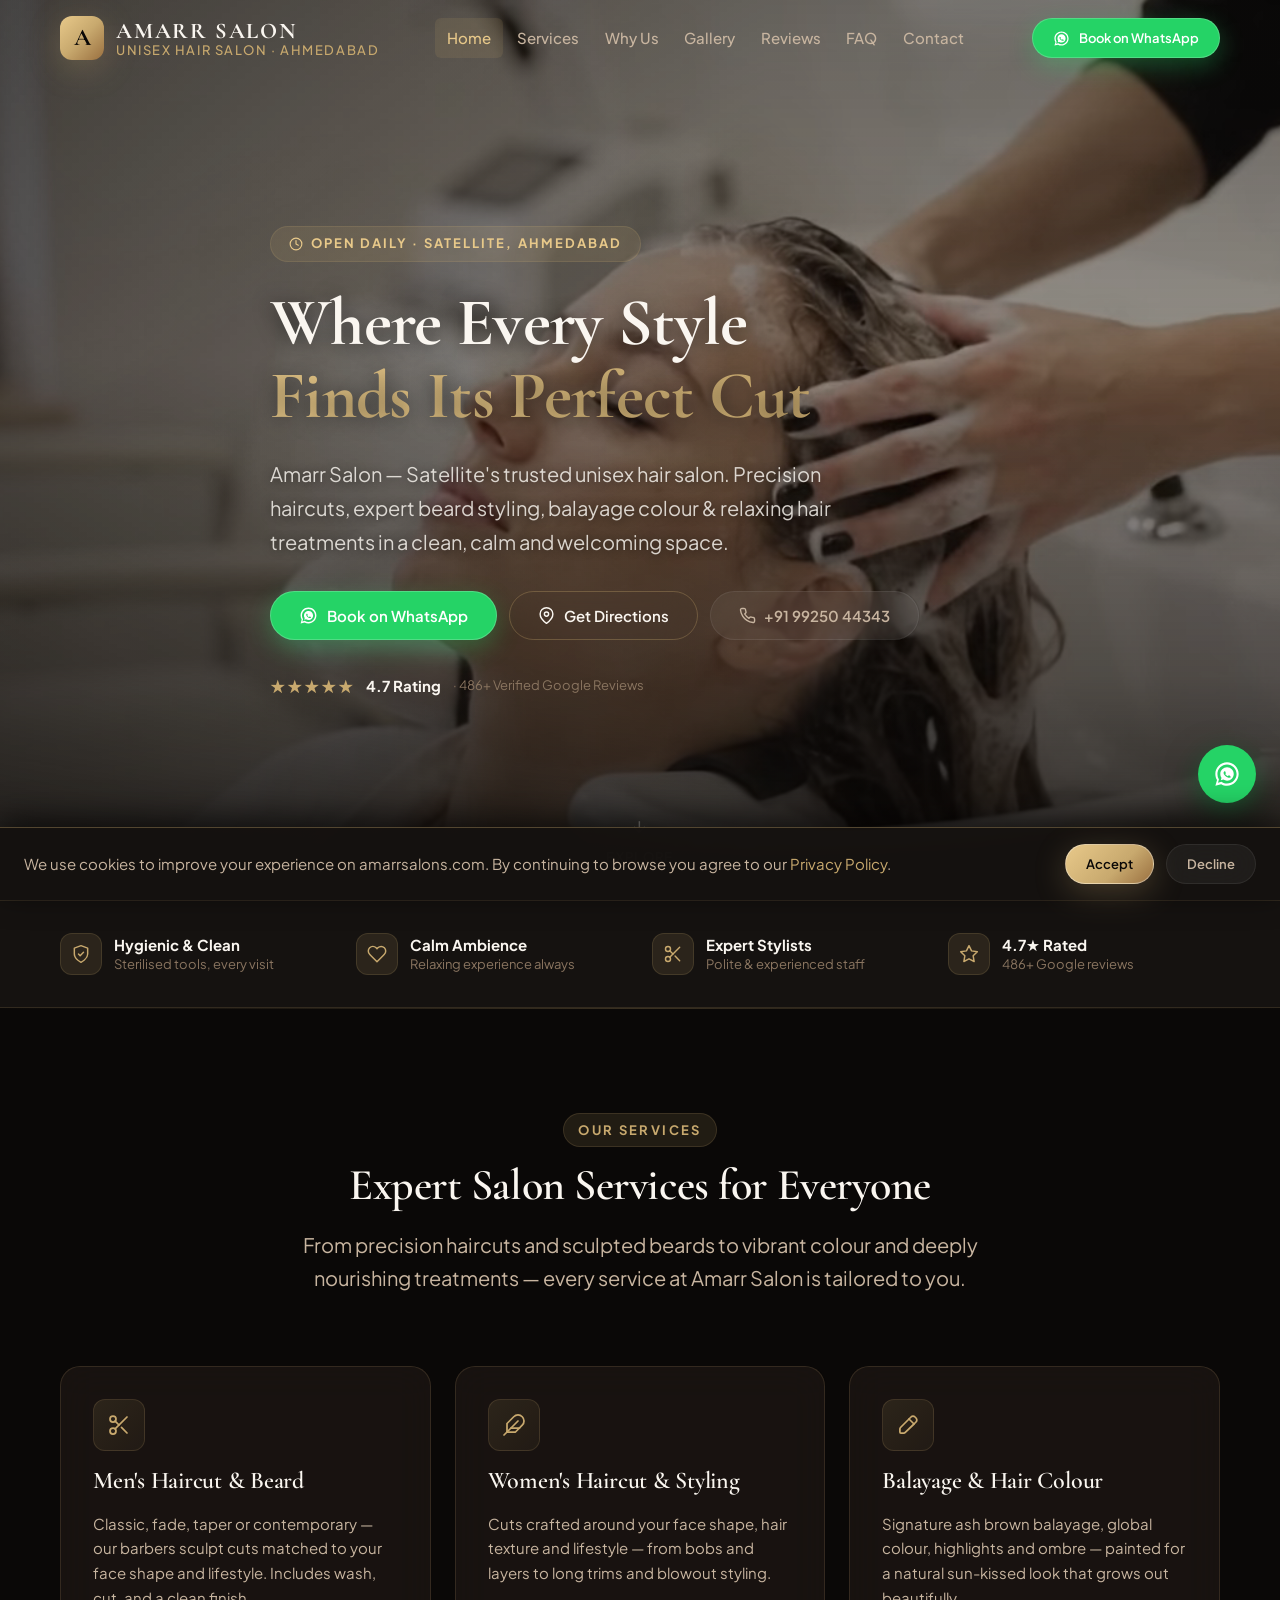
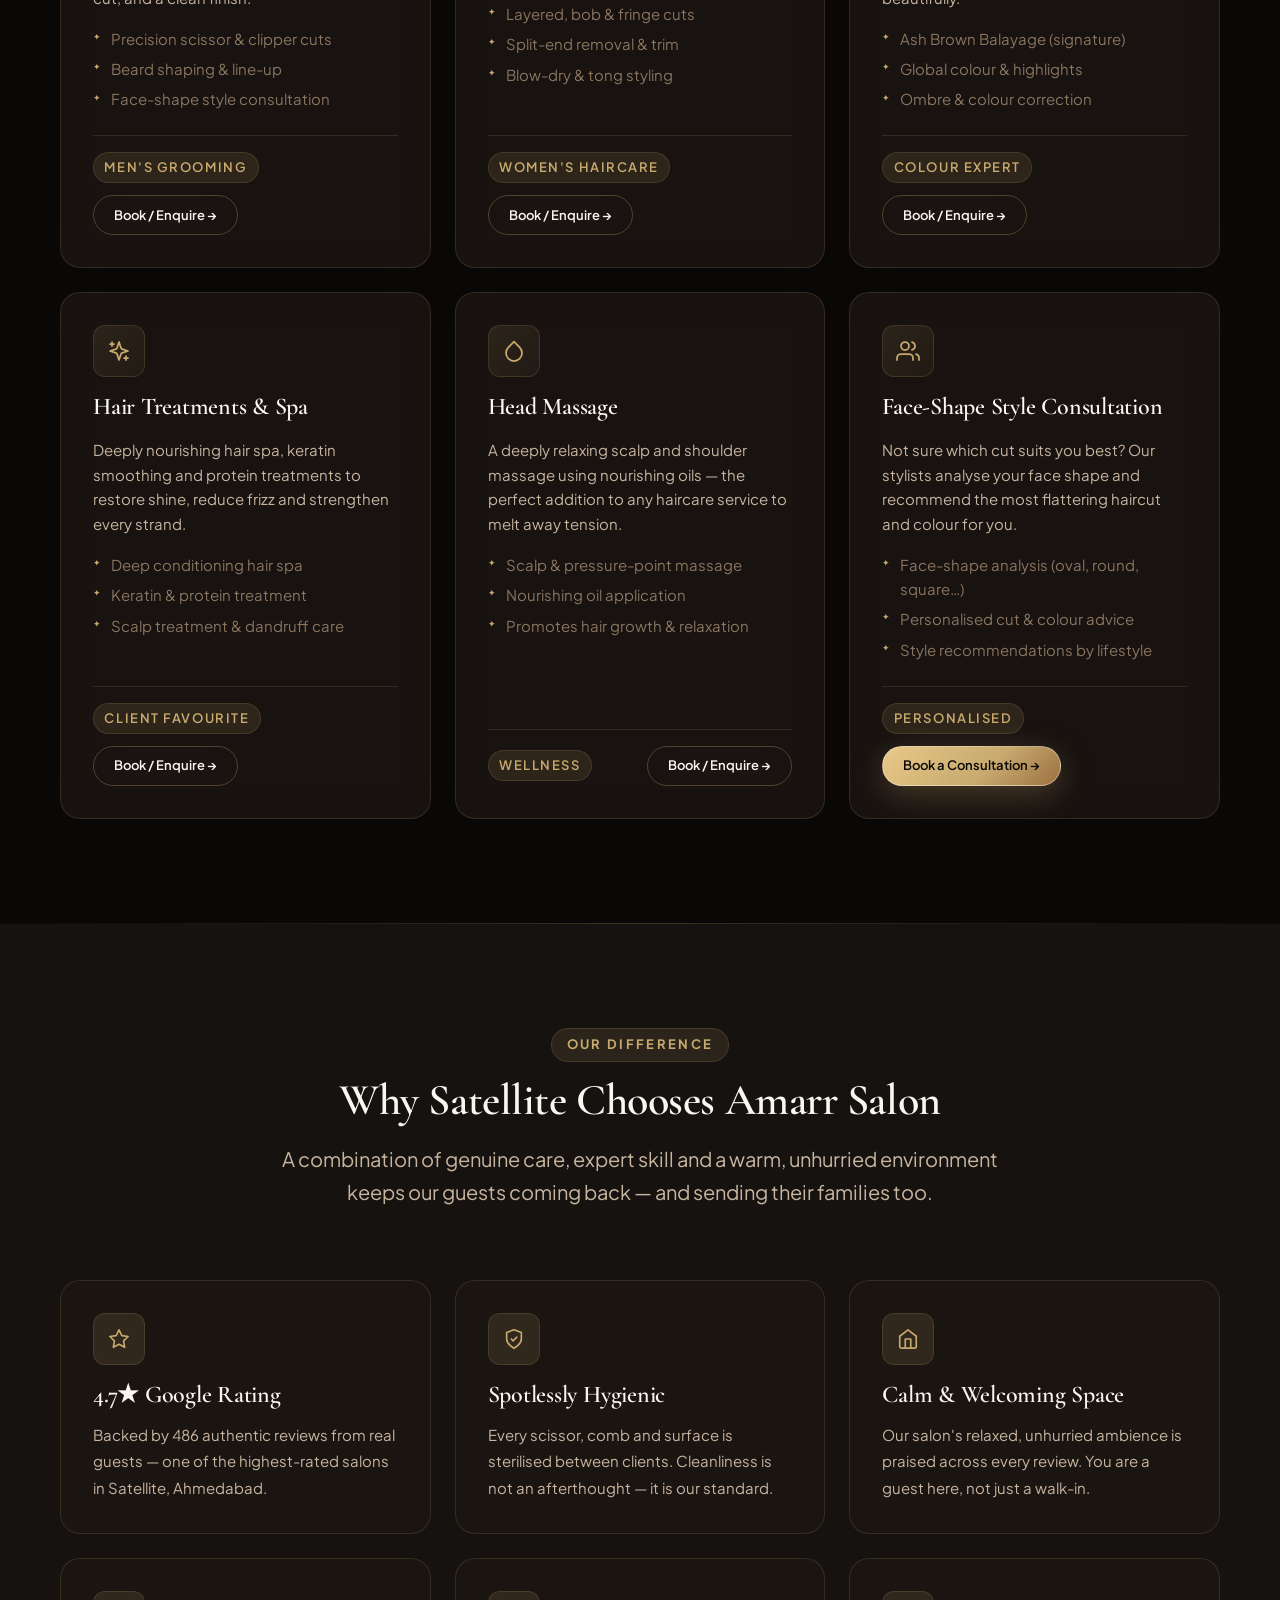
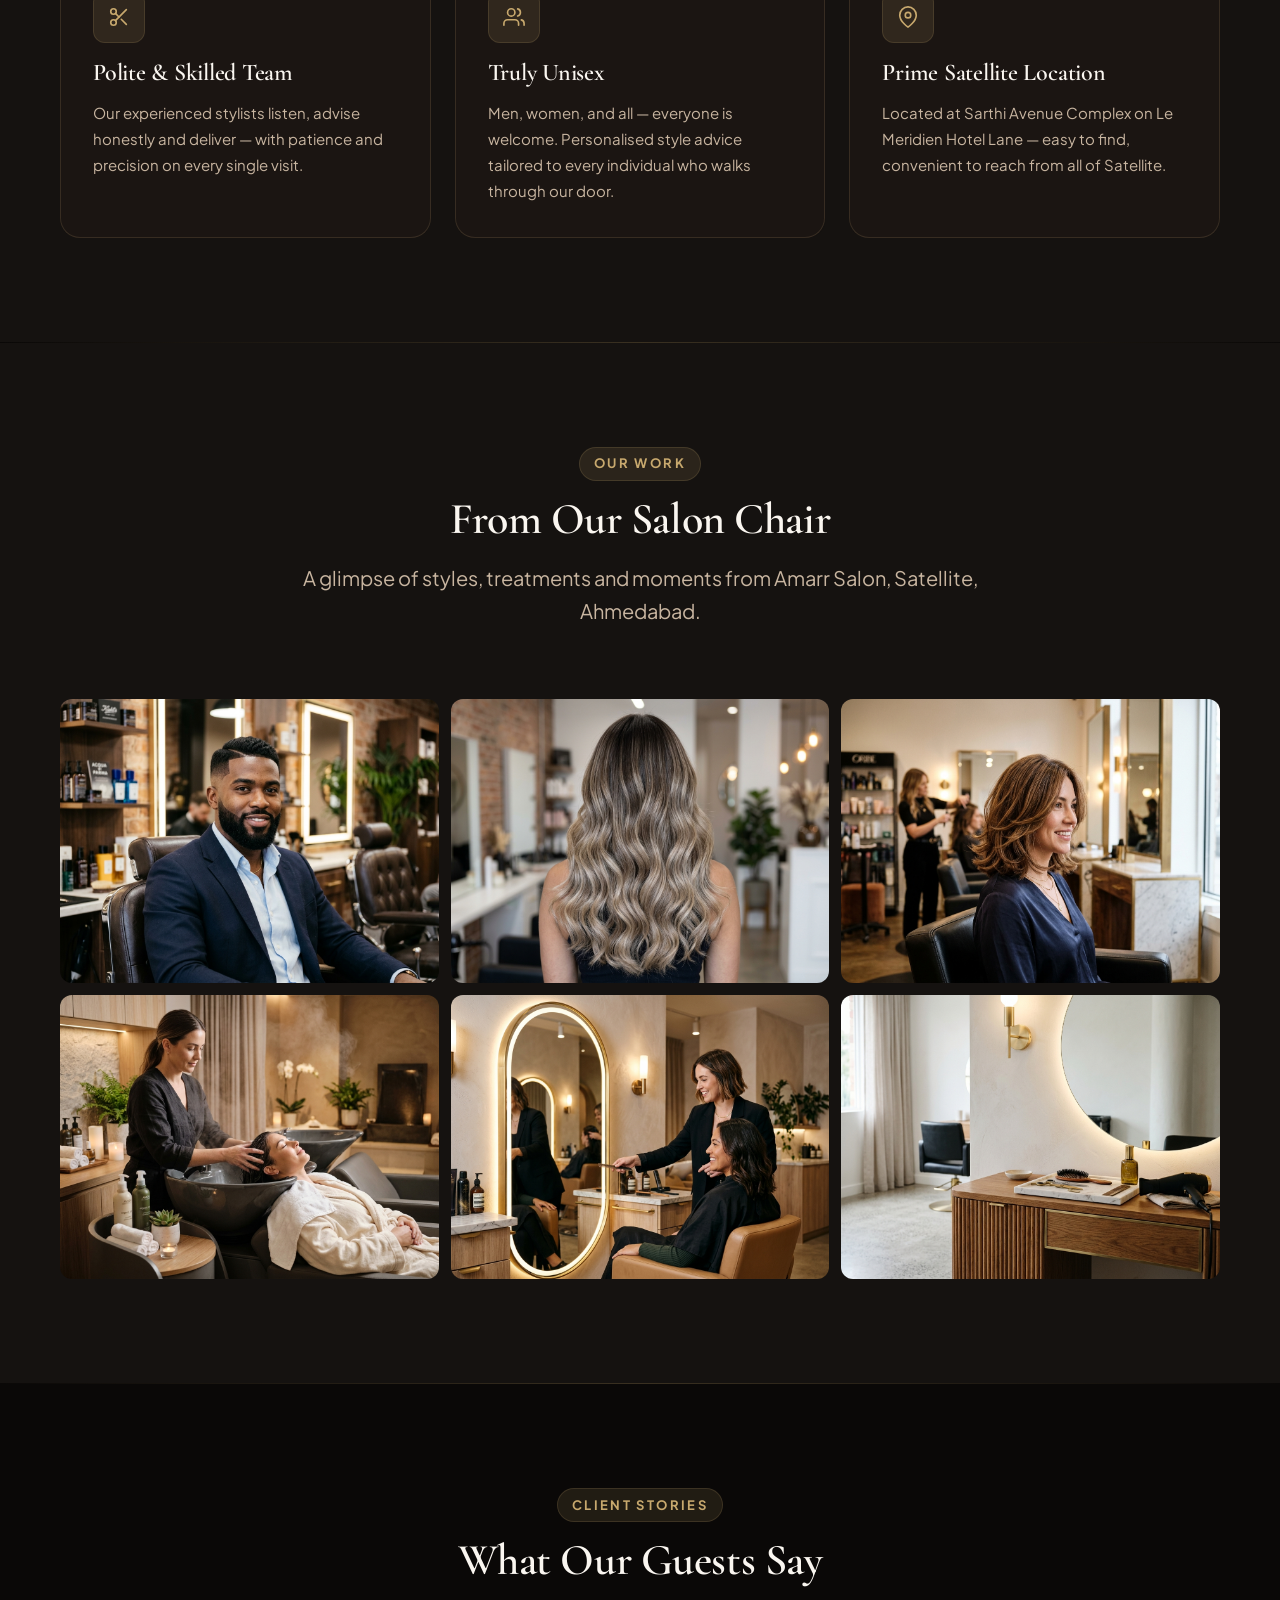
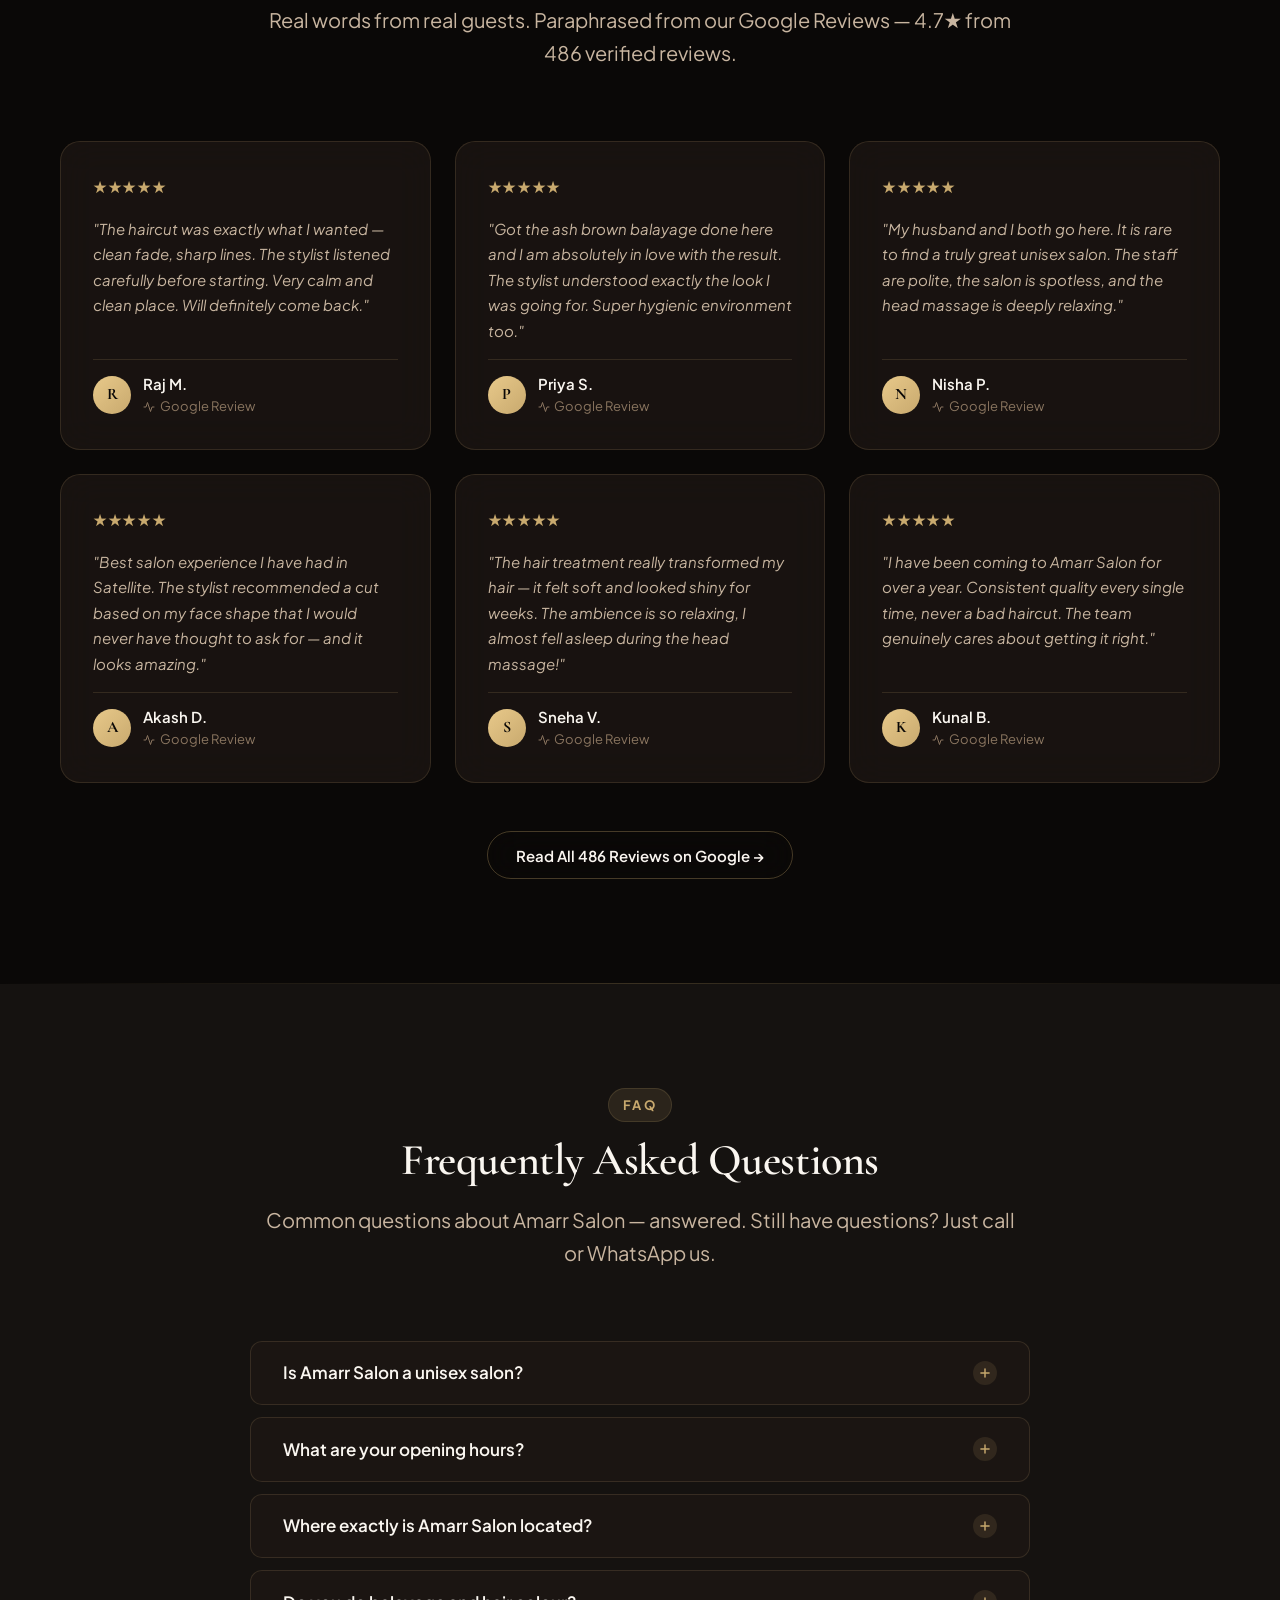
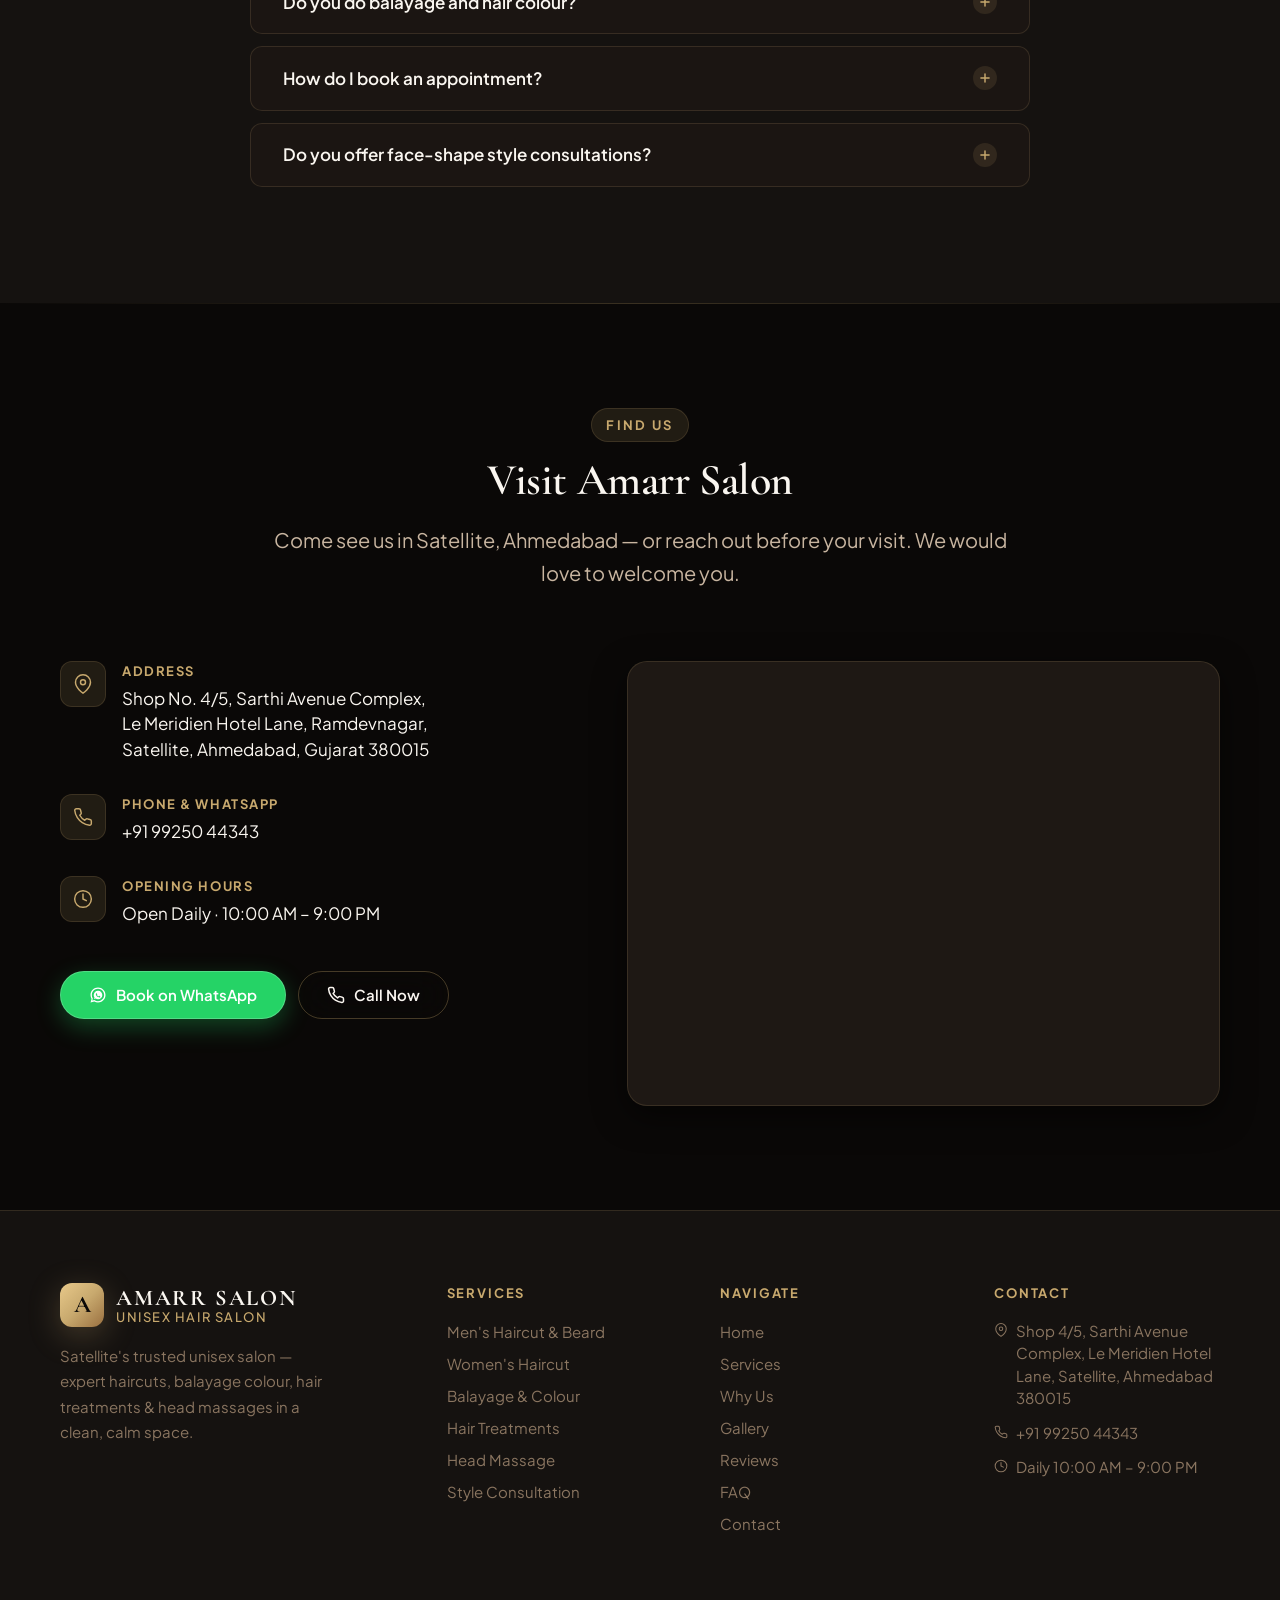
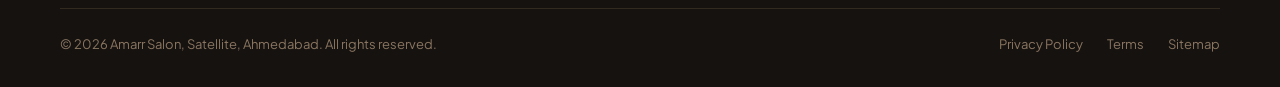
<file: index.html>
<!DOCTYPE html>
<html lang="en-IN">
<head>
  <meta charset="UTF-8">
  <meta name="viewport" content="width=device-width, initial-scale=1.0, viewport-fit=cover">
  <title>Amarr Salon — Unisex Hair Salon in Satellite, Ahmedabad | 4.7★ Rating</title>
  <meta name="description" content="Amarr Salon in Satellite, Ahmedabad offers precision haircuts for men &amp; women, beard styling, balayage hair colour &amp; relaxing hair treatments. Rated 4.7★ from 486 Google reviews. Near Le Meridien Hotel.">
  <meta name="keywords" content="unisex salon Satellite Ahmedabad, hair salon near Le Meridien Ahmedabad, haircut and beard trim Satellite, balayage hair colour Ahmedabad, hair spa treatment Ahmedabad, Amarr Salon">
  <meta name="robots" content="index, follow">
  <link rel="canonical" href="https://amarrsalons.com/">

  <!-- Open Graph -->
  <meta property="og:type" content="business.business">
  <meta property="og:title" content="Amarr Salon — Unisex Hair Salon in Satellite, Ahmedabad">
  <meta property="og:description" content="Experience clean, relaxing haircare, precision cuts, balayage &amp; head massages at Amarr Salon near Le Meridien, Satellite, Ahmedabad. 4.7★ Google rating.">
  <meta property="og:url" content="https://amarrsalons.com/">
  <meta property="og:image" content="https://amarrsalons.com/assets/video/hero-poster.jpg">
  <meta property="og:locale" content="en_IN">

  <!-- Twitter Card -->
  <meta name="twitter:card" content="summary_large_image">
  <meta name="twitter:title" content="Amarr Salon — Unisex Hair Salon in Satellite, Ahmedabad">
  <meta name="twitter:description" content="Clean, calm and expert hair styling, beard trims, balayage &amp; hair spa at Amarr Salon, Satellite, Ahmedabad.">
  <meta name="twitter:image" content="https://amarrsalons.com/assets/video/hero-poster.jpg">

  <!-- Favicon -->
  <link rel="icon" type="image/svg+xml" href="assets/images/favicon.svg">
  <meta name="theme-color" content="#0a0807">

  <!-- Critical preloads -->
  <link rel="preconnect" href="https://fonts.googleapis.com">
  <link rel="preconnect" href="https://fonts.gstatic.com" crossorigin>
  <link rel="preload" as="image" href="assets/video/hero-poster.jpg" fetchpriority="high">
  <link href="https://fonts.googleapis.com/css2?family=Cormorant+Garamond:ital,wght@0,500;0,600;0,700;1,400;1,600&family=Plus+Jakarta+Sans:wght@400;500;600;700&display=swap" rel="stylesheet">

  <!-- Stylesheets -->
  <link rel="stylesheet" href="assets/css/tokens.css">
  <link rel="stylesheet" href="assets/css/base.css">
  <link rel="stylesheet" href="assets/css/components.css">
  <link rel="stylesheet" href="assets/css/animations.css">

  <!-- Structured Data: HairSalon + FAQPage + OfferCatalog -->
  <script type="application/ld+json">
  {
    "@context": "https://schema.org",
    "@graph": [
      {
        "@type": ["HairSalon", "LocalBusiness"],
        "@id": "https://amarrsalons.com/#business",
        "name": "Amarr Salon",
        "alternateName": "Amarr Unisex Salon",
        "description": "Amarr Salon is a modern, clean and calm unisex hair salon in Satellite, Ahmedabad. Offering precision haircuts for men and women, beard trimming, balayage colour, hair treatments and face-shape style consultations.",
        "url": "https://amarrsalons.com/",
        "telephone": "+919925044343",
        "image": "https://amarrsalons.com/assets/video/hero-poster.jpg",
        "priceRange": "$$",
        "address": {
          "@type": "PostalAddress",
          "streetAddress": "Shop No. 4/5, Sarthi Avenue Complex, Le Meridien Hotel Lane, Ramdevnagar",
          "addressLocality": "Satellite",
          "addressRegion": "Gujarat",
          "postalCode": "380015",
          "addressCountry": "IN"
        },
        "geo": {
          "@type": "GeoCoordinates",
          "latitude": 23.0305,
          "longitude": 72.5186
        },
        "hasMap": "https://maps.app.goo.gl/9J7sMHmptEsJWh6V9",
        "sameAs": ["https://maps.app.goo.gl/9J7sMHmptEsJWh6V9"],
        "openingHoursSpecification": [
          {
            "@type": "OpeningHoursSpecification",
            "dayOfWeek": ["Monday","Tuesday","Wednesday","Thursday","Friday","Saturday","Sunday"],
            "opens": "10:00",
            "closes": "21:00"
          }
        ],
        "aggregateRating": {
          "@type": "AggregateRating",
          "ratingValue": "4.7",
          "reviewCount": "486",
          "bestRating": "5",
          "worstRating": "1"
        }
      },
      {
        "@type": "FAQPage",
        "@id": "https://amarrsalons.com/#faq",
        "mainEntity": [
          {
            "@type": "Question",
            "name": "Is Amarr Salon a unisex salon?",
            "acceptedAnswer": {
              "@type": "Answer",
              "text": "Yes, Amarr Salon is a fully unisex salon in Satellite, Ahmedabad, welcoming men, women and all. We offer precision haircuts, beard trims, balayage colouring, hair treatments, head massages and personalised face-shape style consultations."
            }
          },
          {
            "@type": "Question",
            "name": "Where is Amarr Salon located?",
            "acceptedAnswer": {
              "@type": "Answer",
              "text": "Amarr Salon is located at Shop No. 4/5, Sarthi Avenue Complex, Le Meridien Hotel Lane, Ramdevnagar, Satellite, Ahmedabad, Gujarat 380015. We are conveniently situated near Le Meridien Hotel."
            }
          },
          {
            "@type": "Question",
            "name": "What are Amarr Salon's opening hours?",
            "acceptedAnswer": {
              "@type": "Answer",
              "text": "Amarr Salon is open daily from 10:00 AM to 9:00 PM. Walk-ins are welcome. For busy weekend slots, calling ahead is recommended on +91 99250 44343."
            }
          },
          {
            "@type": "Question",
            "name": "Does Amarr Salon do balayage and hair colour?",
            "acceptedAnswer": {
              "@type": "Answer",
              "text": "Yes, we specialise in ash brown balayage, global colour, highlights and other professional colour treatments using quality salon-grade products."
            }
          },
          {
            "@type": "Question",
            "name": "How do I book an appointment at Amarr Salon?",
            "acceptedAnswer": {
              "@type": "Answer",
              "text": "You can call us on +91 99250 44343, message us on WhatsApp at the same number, or simply walk in to our salon in Satellite, Ahmedabad."
            }
          }
        ]
      },
      {
        "@type": "Service",
        "@id": "https://amarrsalons.com/#services",
        "serviceType": "Salon & Hair Services",
        "provider": { "@id": "https://amarrsalons.com/#business" },
        "hasOfferCatalog": {
          "@type": "OfferCatalog",
          "name": "Amarr Salon Services",
          "itemListElement": [
            { "@type": "Offer", "itemOffered": { "@type": "Service", "name": "Men's Haircut & Beard Trim" }},
            { "@type": "Offer", "itemOffered": { "@type": "Service", "name": "Women's Haircut & Styling" }},
            { "@type": "Offer", "itemOffered": { "@type": "Service", "name": "Balayage & Hair Colour" }},
            { "@type": "Offer", "itemOffered": { "@type": "Service", "name": "Hair Treatments & Spa" }},
            { "@type": "Offer", "itemOffered": { "@type": "Service", "name": "Head Massage" }},
            { "@type": "Offer", "itemOffered": { "@type": "Service", "name": "Face-Shape Style Consultation" }}
          ]
        }
      }
    ]
  }
  </script>
</head>
<body>

  <!-- Page Loader -->
  <div class="page-loader" aria-hidden="true">
    <span class="loader-monogram">A</span>
  </div>

  <!-- Skip Navigation -->
  <a href="#main-content" class="skip-link">Skip to main content</a>

  <!-- ═══════════════════════════════════════════════════════════════════════
       SITE HEADER & NAVIGATION
       ═══════════════════════════════════════════════════════════════════════ -->
  <header class="site-header" role="banner">
    <div class="container nav-container">

      <a href="#home" class="brand-logo-link" aria-label="Amarr Salon — Home">
        <div class="brand-monogram" aria-hidden="true">A</div>
        <div class="brand-text-group">
          <span class="brand-name-en">Amarr Salon</span>
          <span class="brand-name-sub">Unisex Hair Salon · Ahmedabad</span>
        </div>
      </a>

      <nav class="nav-links" id="main-nav" role="navigation" aria-label="Main navigation">
        <a href="#home"     class="nav-link active">Home</a>
        <a href="#services" class="nav-link">Services</a>
        <a href="#why"      class="nav-link">Why Us</a>
        <a href="#gallery"  class="nav-link">Gallery</a>
        <a href="#reviews"  class="nav-link">Reviews</a>
        <a href="#faq"      class="nav-link">FAQ</a>
        <a href="#contact"  class="nav-link">Contact</a>
      </nav>

      <div class="nav-actions">
        <a href="https://wa.me/919925044343?text=Hi%20Amarr%20Salon%2C%20I%27d%20like%20to%20book%20an%20appointment"
           class="btn btn-whatsapp btn-sm btn-desktop"
           target="_blank" rel="noopener noreferrer"
           aria-label="Book via WhatsApp">
          <svg width="17" height="17" viewBox="0 0 24 24" fill="currentColor" aria-hidden="true"><path d="M12.031 6.172c-3.181 0-5.767 2.586-5.768 5.766-.001 1.298.38 2.27 1.019 3.287l-.582 2.128 2.182-.573c.978.58 1.911.928 3.145.929 3.178 0 5.767-2.587 5.768-5.766.001-3.187-2.575-5.77-5.764-5.771zm3.392 8.244c-.144.405-.837.774-1.17.824-.312.045-.694.072-2.127-.517-1.442-.594-2.385-2.029-2.457-2.126-.073-.097-.584-.777-.584-1.482 0-.705.369-1.053.5-1.197.13-.144.285-.181.381-.181s.192.002.275.007c.088.005.206-.034.322.245.12.289.41 1.002.446 1.075.036.073.06.158.012.253-.048.096-.073.155-.145.241-.072.085-.152.19-.217.255-.072.072-.147.151-.063.295.084.144.373.616.8 1 .552.493 1.017.646 1.161.718.144.072.229.06.313-.036.084-.097.362-.422.458-.567.096-.144.193-.12.325-.072.133.048.843.398.988.47.145.072.241.108.277.169.036.06.036.349-.108.754zM12 2C6.477 2 2 6.477 2 12c0 1.89.525 3.66 1.438 5.168L2.05 22l4.986-1.308C8.479 21.562 10.18 22 12 22c5.523 0 10-4.477 10-10S17.523 2 12 2zm0 18.2c-1.63 0-3.14-.49-4.405-1.328l-.316-.21-2.96.777.79-2.887-.227-.361A8.16 8.16 0 0 1 3.8 12c0-4.521 3.679-8.2 8.2-8.2 4.522 0 8.2 3.679 8.2 8.2 0 4.522-3.678 8.2-8.2 8.2z"/></svg>
          <span>Book on WhatsApp</span>
        </a>

        <button class="mobile-nav-toggle" id="mobile-nav-toggle"
                aria-controls="main-nav" aria-expanded="false"
                aria-label="Toggle navigation menu">
          <span class="sr-only">Menu</span>
          <span class="hamburger-line"></span>
          <span class="hamburger-line"></span>
          <span class="hamburger-line"></span>
        </button>
      </div>

    </div>
  </header>

  <!-- ═══════════════════════════════════════════════════════════════════════
       MAIN CONTENT
       ═══════════════════════════════════════════════════════════════════════ -->
  <main id="main-content" role="main">

    <!-- ────────────────────────────────────────────────────────────────────
         HERO — Full-viewport video background
         ──────────────────────────────────────────────────────────────────── -->
    <section class="hero-section" id="home" aria-label="Amarr Salon — Welcome">

      <!-- Video / Poster Media Stack -->
      <div class="hero-media-wrapper" aria-hidden="true">
        <!-- Poster: shown instantly as LCP, stays visible on reduced-motion -->
        <img src="assets/video/hero-poster.jpg"
             alt=""
             class="hero-poster-img"
             width="1920" height="1080"
             fetchpriority="high">

        <!-- WebM first (smaller), MP4 fallback, no audio, loop -->
        <video class="hero-video-bg"
               autoplay
               muted
               loop
               playsinline
               preload="metadata"
               poster="assets/video/hero-poster.jpg"
               aria-hidden="true">
          <source src="assets/video/hero-desktop.webm" type="video/webm">
          <source src="assets/video/hero-desktop.mp4"  type="video/mp4">
        </video>
      </div>

      <!-- Dark scrim overlay -->
      <div class="hero-overlay" aria-hidden="true"></div>

      <!-- Hero content -->
      <div class="container hero-content">

        <div class="hero-badge-pill reveal">
          <svg width="14" height="14" viewBox="0 0 24 24" fill="none" stroke="currentColor" stroke-width="2" stroke-linecap="round" stroke-linejoin="round" aria-hidden="true"><circle cx="12" cy="12" r="10"/><path d="M12 6v6l4 2"/></svg>
          <span>Open Daily · Satellite, Ahmedabad</span>
        </div>

        <h1 class="hero-headline reveal delay-1">
          Where Every Style
          <span class="highlight-gold">Finds Its Perfect Cut</span>
        </h1>

        <p class="hero-subheading reveal delay-2">
          Amarr Salon — Satellite's trusted unisex hair salon. Precision haircuts,
          expert beard styling, balayage colour &amp; relaxing hair treatments in a
          clean, calm and welcoming space.
        </p>

        <div class="hero-cta-group reveal delay-3">
          <a href="https://wa.me/919925044343?text=Hi%20Amarr%20Salon%2C%20I%27d%20like%20to%20book%20an%20appointment"
             class="btn btn-whatsapp"
             target="_blank" rel="noopener noreferrer"
             id="hero-whatsapp-btn">
            <svg width="19" height="19" viewBox="0 0 24 24" fill="currentColor" aria-hidden="true"><path d="M12.031 6.172c-3.181 0-5.767 2.586-5.768 5.766-.001 1.298.38 2.27 1.019 3.287l-.582 2.128 2.182-.573c.978.58 1.911.928 3.145.929 3.178 0 5.767-2.587 5.768-5.766.001-3.187-2.575-5.77-5.764-5.771zm3.392 8.244c-.144.405-.837.774-1.17.824-.312.045-.694.072-2.127-.517-1.442-.594-2.385-2.029-2.457-2.126-.073-.097-.584-.777-.584-1.482 0-.705.369-1.053.5-1.197.13-.144.285-.181.381-.181s.192.002.275.007c.088.005.206-.034.322.245.12.289.41 1.002.446 1.075.036.073.06.158.012.253-.048.096-.073.155-.145.241-.072.085-.152.19-.217.255-.072.072-.147.151-.063.295.084.144.373.616.8 1 .552.493 1.017.646 1.161.718.144.072.229.06.313-.036.084-.097.362-.422.458-.567.096-.144.193-.12.325-.072.133.048.843.398.988.47.145.072.241.108.277.169.036.06.036.349-.108.754zM12 2C6.477 2 2 6.477 2 12c0 1.89.525 3.66 1.438 5.168L2.05 22l4.986-1.308C8.479 21.562 10.18 22 12 22c5.523 0 10-4.477 10-10S17.523 2 12 2zm0 18.2c-1.63 0-3.14-.49-4.405-1.328l-.316-.21-2.96.777.79-2.887-.227-.361A8.16 8.16 0 0 1 3.8 12c0-4.521 3.679-8.2 8.2-8.2 4.522 0 8.2 3.679 8.2 8.2 0 4.522-3.678 8.2-8.2 8.2z"/></svg>
            <span>Book on WhatsApp</span>
          </a>

          <a href="https://maps.app.goo.gl/9J7sMHmptEsJWh6V9"
             class="btn btn-outline"
             target="_blank" rel="noopener noreferrer"
             id="hero-directions-btn">
            <svg width="17" height="17" viewBox="0 0 24 24" fill="none" stroke="currentColor" stroke-width="2" stroke-linecap="round" stroke-linejoin="round" aria-hidden="true"><path d="M21 10c0 7-9 13-9 13s-9-6-9-13a9 9 0 0 1 18 0z"/><circle cx="12" cy="10" r="3"/></svg>
            <span>Get Directions</span>
          </a>

          <a href="tel:+919925044343" class="btn btn-ghost" id="hero-call-btn">
            <svg width="17" height="17" viewBox="0 0 24 24" fill="none" stroke="currentColor" stroke-width="2" stroke-linecap="round" stroke-linejoin="round" aria-hidden="true"><path d="M22 16.92v3a2 2 0 0 1-2.18 2 19.79 19.79 0 0 1-8.63-3.07 19.5 19.5 0 0 1-6-6 19.79 19.79 0 0 1-3.07-8.67A2 2 0 0 1 4.11 2h3a2 2 0 0 1 2 1.72 12.84 12.84 0 0 0 .7 2.81 2 2 0 0 1-.45 2.11L8.09 9.91a16 16 0 0 0 6 6l1.27-1.27a2 2 0 0 1 2.11-.45 12.84 12.84 0 0 0 2.81.7A2 2 0 0 1 22 16.92z"/></svg>
            <span>+91 99250 44343</span>
          </a>
        </div>

        <div class="hero-trust-bar reveal delay-4" aria-label="Rated 4.7 out of 5 stars from 486 Google reviews">
          <span class="stars-rating" aria-hidden="true">★★★★★</span>
          <span class="trust-rating-text">4.7 Rating</span>
          <span class="trust-rating-sub">· 486+ Verified Google Reviews</span>
        </div>

      </div>



      <!-- Scroll cue -->
      <div class="hero-scroll-cue" aria-hidden="true">
        <span class="scroll-chevron">↓</span>
        <span>Explore</span>
      </div>

    </section>

    <!-- ────────────────────────────────────────────────────────────────────
         VALUES STRIP
         ──────────────────────────────────────────────────────────────────── -->
    <section class="values-strip" aria-label="Why clients love Amarr Salon">
      <div class="container">
        <div class="values-grid">

          <div class="value-item reveal">
            <span class="value-icon" aria-hidden="true">
              <svg width="20" height="20" viewBox="0 0 24 24" fill="none" stroke="currentColor" stroke-width="1.75" stroke-linecap="round" stroke-linejoin="round"><path d="M12 22s8-4 8-10V5l-8-3-8 3v7c0 6 8 10 8 10z"/><path d="m9 12 2 2 4-4"/></svg>
            </span>
            <div class="value-text">
              <div class="value-title">Hygienic &amp; Clean</div>
              <div class="value-desc">Sterilised tools, every visit</div>
            </div>
          </div>

          <div class="value-item reveal delay-1">
            <span class="value-icon" aria-hidden="true">
              <svg width="20" height="20" viewBox="0 0 24 24" fill="none" stroke="currentColor" stroke-width="1.75" stroke-linecap="round" stroke-linejoin="round"><path d="M20.84 4.61a5.5 5.5 0 0 0-7.78 0L12 5.67l-1.06-1.06a5.5 5.5 0 0 0-7.78 7.78l1.06 1.06L12 21.23l7.78-7.78 1.06-1.06a5.5 5.5 0 0 0 0-7.78z"/></svg>
            </span>
            <div class="value-text">
              <div class="value-title">Calm Ambience</div>
              <div class="value-desc">Relaxing experience always</div>
            </div>
          </div>

          <div class="value-item reveal delay-2">
            <span class="value-icon" aria-hidden="true">
              <svg width="20" height="20" viewBox="0 0 24 24" fill="none" stroke="currentColor" stroke-width="1.75" stroke-linecap="round" stroke-linejoin="round"><circle cx="6" cy="6" r="3"/><circle cx="6" cy="18" r="3"/><line x1="20" y1="4" x2="8.12" y2="15.88"/><line x1="14.47" y1="14.48" x2="20" y2="20"/><line x1="8.12" y1="8.12" x2="12" y2="12"/></svg>
            </span>
            <div class="value-text">
              <div class="value-title">Expert Stylists</div>
              <div class="value-desc">Polite &amp; experienced staff</div>
            </div>
          </div>

          <div class="value-item reveal delay-3">
            <span class="value-icon" aria-hidden="true">
              <svg width="20" height="20" viewBox="0 0 24 24" fill="none" stroke="currentColor" stroke-width="1.75" stroke-linecap="round" stroke-linejoin="round"><polygon points="12 2 15.09 8.26 22 9.27 17 14.14 18.18 21.02 12 17.77 5.82 21.02 7 14.14 2 9.27 8.91 8.26 12 2"/></svg>
            </span>
            <div class="value-text">
              <div class="value-title">4.7★ Rated</div>
              <div class="value-desc">486+ Google reviews</div>
            </div>
          </div>

        </div>
      </div>
    </section>

    <hr class="section-divider">

    <!-- ────────────────────────────────────────────────────────────────────
         SERVICES SECTION
         ──────────────────────────────────────────────────────────────────── -->
    <section class="section" id="services" aria-labelledby="services-heading">
      <div class="container">

        <div class="section-header reveal">
          <span class="section-eyebrow">Our Services</span>
          <h2 class="section-title" id="services-heading">Expert Salon Services for Everyone</h2>
          <p class="section-description">
            From precision haircuts and sculpted beards to vibrant colour and deeply nourishing
            treatments — every service at Amarr Salon is tailored to you.
          </p>
        </div>

        <div class="services-grid">

          <!-- Men's Haircut -->
          <article class="service-card card-glass reveal delay-1">
            <div class="service-card-top">
              <div class="service-icon-box" aria-hidden="true">
                <svg width="24" height="24" viewBox="0 0 24 24" fill="none" stroke="currentColor" stroke-width="1.75" stroke-linecap="round" stroke-linejoin="round"><circle cx="6" cy="6" r="3"/><circle cx="6" cy="18" r="3"/><line x1="20" y1="4" x2="8.12" y2="15.88"/><line x1="14.47" y1="14.48" x2="20" y2="20"/><line x1="8.12" y1="8.12" x2="12" y2="12"/></svg>
              </div>
              <h3 class="service-title">Men's Haircut &amp; Beard</h3>
              <p class="service-desc">
                Classic, fade, taper or contemporary — our barbers sculpt cuts matched to your face
                shape and lifestyle. Includes wash, cut, and a clean finish.
              </p>
              <ul class="service-features-list" aria-label="Service includes">
                <li class="service-feature-item">Precision scissor &amp; clipper cuts</li>
                <li class="service-feature-item">Beard shaping &amp; line-up</li>
                <li class="service-feature-item">Face-shape style consultation</li>
              </ul>
            </div>
            <div class="service-card-bottom">
              <span class="service-tag">Men's Grooming</span>
              <a href="https://wa.me/919925044343?text=Hi%20Amarr%20Salon%2C%20I%27d%20like%20to%20book%20a%20men%27s%20haircut%20and%20beard%20trim"
                 class="btn btn-outline btn-sm" target="_blank" rel="noopener">Book / Enquire →</a>
            </div>
          </article>

          <!-- Women's Haircut -->
          <article class="service-card card-glass reveal delay-2">
            <div class="service-card-top">
              <div class="service-icon-box" aria-hidden="true">
                <svg width="24" height="24" viewBox="0 0 24 24" fill="none" stroke="currentColor" stroke-width="1.75" stroke-linecap="round" stroke-linejoin="round"><path d="M20.24 12.24a6 6 0 0 0-8.49-8.49L5 10.5V19h8.5z"/><line x1="16" y1="8" x2="2" y2="22"/><line x1="17.5" y1="15" x2="9" y2="15"/></svg>
              </div>
              <h3 class="service-title">Women's Haircut &amp; Styling</h3>
              <p class="service-desc">
                Cuts crafted around your face shape, hair texture and lifestyle — from bobs and
                layers to long trims and blowout styling.
              </p>
              <ul class="service-features-list" aria-label="Service includes">
                <li class="service-feature-item">Layered, bob &amp; fringe cuts</li>
                <li class="service-feature-item">Split-end removal &amp; trim</li>
                <li class="service-feature-item">Blow-dry &amp; tong styling</li>
              </ul>
            </div>
            <div class="service-card-bottom">
              <span class="service-tag">Women's Haircare</span>
              <a href="https://wa.me/919925044343?text=Hi%20Amarr%20Salon%2C%20I%27d%20like%20to%20book%20a%20women%27s%20haircut"
                 class="btn btn-outline btn-sm" target="_blank" rel="noopener">Book / Enquire →</a>
            </div>
          </article>

          <!-- Balayage & Colour -->
          <article class="service-card card-glass reveal delay-3">
            <div class="service-card-top">
              <div class="service-icon-box" aria-hidden="true">
                <svg width="24" height="24" viewBox="0 0 24 24" fill="none" stroke="currentColor" stroke-width="1.75" stroke-linecap="round" stroke-linejoin="round"><path d="m15 4-2 2L18 11l2-2a2.828 2.828 0 0 0 0-4l-1-1a2.828 2.828 0 0 0-4 0Z"/><path d="m13 6-8.5 8.5a2.12 2.12 0 0 0-.6 1.5V19a1 1 0 0 0 1 1h2.9a2.12 2.12 0 0 0 1.5-.6L18 11"/></svg>
              </div>
              <h3 class="service-title">Balayage &amp; Hair Colour</h3>
              <p class="service-desc">
                Signature ash brown balayage, global colour, highlights and ombre — painted for
                a natural sun-kissed look that grows out beautifully.
              </p>
              <ul class="service-features-list" aria-label="Service includes">
                <li class="service-feature-item">Ash Brown Balayage (signature)</li>
                <li class="service-feature-item">Global colour &amp; highlights</li>
                <li class="service-feature-item">Ombre &amp; colour correction</li>
              </ul>
            </div>
            <div class="service-card-bottom">
              <span class="service-tag">Colour Expert</span>
              <a href="https://wa.me/919925044343?text=Hi%20Amarr%20Salon%2C%20I%27d%20like%20to%20enquire%20about%20balayage%20and%20hair%20colour"
                 class="btn btn-outline btn-sm" target="_blank" rel="noopener">Book / Enquire →</a>
            </div>
          </article>

          <!-- Hair Treatments -->
          <article class="service-card card-glass reveal delay-1">
            <div class="service-card-top">
              <div class="service-icon-box" aria-hidden="true">
                <svg width="24" height="24" viewBox="0 0 24 24" fill="none" stroke="currentColor" stroke-width="1.75" stroke-linecap="round" stroke-linejoin="round"><path d="m12 3-1.912 5.813a2 2 0 0 1-1.275 1.275L3 12l5.813 1.912a2 2 0 0 1 1.275 1.275L12 21l1.912-5.813a2 2 0 0 1 1.275-1.275L21 12l-5.813-1.912a2 2 0 0 1-1.275-1.275L12 3Z"/><path d="M5 3v4"/><path d="M19 17v4"/><path d="M3 5h4"/><path d="M17 19h4"/></svg>
              </div>
              <h3 class="service-title">Hair Treatments &amp; Spa</h3>
              <p class="service-desc">
                Deeply nourishing hair spa, keratin smoothing and protein treatments to
                restore shine, reduce frizz and strengthen every strand.
              </p>
              <ul class="service-features-list" aria-label="Service includes">
                <li class="service-feature-item">Deep conditioning hair spa</li>
                <li class="service-feature-item">Keratin &amp; protein treatment</li>
                <li class="service-feature-item">Scalp treatment &amp; dandruff care</li>
              </ul>
            </div>
            <div class="service-card-bottom">
              <span class="service-tag">Client Favourite</span>
              <a href="https://wa.me/919925044343?text=Hi%20Amarr%20Salon%2C%20I%27d%20like%20to%20enquire%20about%20hair%20treatments%20and%20spa"
                 class="btn btn-outline btn-sm" target="_blank" rel="noopener">Book / Enquire →</a>
            </div>
          </article>

          <!-- Head Massage -->
          <article class="service-card card-glass reveal delay-2">
            <div class="service-card-top">
              <div class="service-icon-box" aria-hidden="true">
                <svg width="24" height="24" viewBox="0 0 24 24" fill="none" stroke="currentColor" stroke-width="1.75" stroke-linecap="round" stroke-linejoin="round"><path d="M12 2.69l5.66 5.66a8 8 0 1 1-11.31 0z"/></svg>
              </div>
              <h3 class="service-title">Head Massage</h3>
              <p class="service-desc">
                A deeply relaxing scalp and shoulder massage using nourishing oils — the
                perfect addition to any haircare service to melt away tension.
              </p>
              <ul class="service-features-list" aria-label="Service includes">
                <li class="service-feature-item">Scalp &amp; pressure-point massage</li>
                <li class="service-feature-item">Nourishing oil application</li>
                <li class="service-feature-item">Promotes hair growth &amp; relaxation</li>
              </ul>
            </div>
            <div class="service-card-bottom">
              <span class="service-tag">Wellness</span>
              <a href="https://wa.me/919925044343?text=Hi%20Amarr%20Salon%2C%20I%27d%20like%20to%20book%20a%20head%20massage"
                 class="btn btn-outline btn-sm" target="_blank" rel="noopener">Book / Enquire →</a>
            </div>
          </article>

          <!-- Style Consultation -->
          <article class="service-card card-glass reveal delay-3">
            <div class="service-card-top">
              <div class="service-icon-box" aria-hidden="true">
                <svg width="24" height="24" viewBox="0 0 24 24" fill="none" stroke="currentColor" stroke-width="1.75" stroke-linecap="round" stroke-linejoin="round"><path d="M17 21v-2a4 4 0 0 0-4-4H5a4 4 0 0 0-4 4v2"/><circle cx="9" cy="7" r="4"/><path d="M23 21v-2a4 4 0 0 0-3-3.87"/><path d="M16 3.13a4 4 0 0 1 0 7.75"/></svg>
              </div>
              <h3 class="service-title">Face-Shape Style Consultation</h3>
              <p class="service-desc">
                Not sure which cut suits you best? Our stylists analyse your face shape and
                recommend the most flattering haircut and colour for you.
              </p>
              <ul class="service-features-list" aria-label="Service includes">
                <li class="service-feature-item">Face-shape analysis (oval, round, square…)</li>
                <li class="service-feature-item">Personalised cut &amp; colour advice</li>
                <li class="service-feature-item">Style recommendations by lifestyle</li>
              </ul>
            </div>
            <div class="service-card-bottom">
              <span class="service-tag">Personalised</span>
              <a href="https://wa.me/919925044343?text=Hi%20Amarr%20Salon%2C%20I%27d%20like%20a%20face%20shape%20style%20consultation"
                 class="btn btn-primary btn-sm" target="_blank" rel="noopener">Book a Consultation →</a>
            </div>
          </article>

        </div>
      </div>
    </section>

    <hr class="section-divider">

    <!-- ────────────────────────────────────────────────────────────────────
         WHY AMARR SALON
         ──────────────────────────────────────────────────────────────────── -->
    <section class="section section-dark" id="why" aria-labelledby="why-heading">
      <div class="container">

        <div class="section-header reveal">
          <span class="section-eyebrow">Our Difference</span>
          <h2 class="section-title" id="why-heading">Why Satellite Chooses Amarr Salon</h2>
          <p class="section-description">
            A combination of genuine care, expert skill and a warm, unhurried environment
            keeps our guests coming back — and sending their families too.
          </p>
        </div>

        <div class="why-grid">

          <div class="why-card card-glass reveal delay-1">
            <div class="why-icon-wrap" aria-hidden="true">
              <svg width="22" height="22" viewBox="0 0 24 24" fill="none" stroke="currentColor" stroke-width="1.8" stroke-linecap="round" stroke-linejoin="round"><polygon points="12 2 15.09 8.26 22 9.27 17 14.14 18.18 21.02 12 17.77 5.82 21.02 7 14.14 2 9.27 8.91 8.26 12 2"/></svg>
            </div>
            <h3>4.7★ Google Rating</h3>
            <p>Backed by 486 authentic reviews from real guests — one of the highest-rated salons in Satellite, Ahmedabad.</p>
          </div>

          <div class="why-card card-glass reveal delay-2">
            <div class="why-icon-wrap" aria-hidden="true">
              <svg width="22" height="22" viewBox="0 0 24 24" fill="none" stroke="currentColor" stroke-width="1.8" stroke-linecap="round" stroke-linejoin="round"><path d="M12 22s8-4 8-10V5l-8-3-8 3v7c0 6 8 10 8 10z"/><path d="m9 12 2 2 4-4"/></svg>
            </div>
            <h3>Spotlessly Hygienic</h3>
            <p>Every scissor, comb and surface is sterilised between clients. Cleanliness is not an afterthought — it is our standard.</p>
          </div>

          <div class="why-card card-glass reveal delay-3">
            <div class="why-icon-wrap" aria-hidden="true">
              <svg width="22" height="22" viewBox="0 0 24 24" fill="none" stroke="currentColor" stroke-width="1.8" stroke-linecap="round" stroke-linejoin="round"><path d="M3 9l9-7 9 7v11a2 2 0 0 1-2 2H5a2 2 0 0 1-2-2z"/><polyline points="9 22 9 12 15 12 15 22"/></svg>
            </div>
            <h3>Calm &amp; Welcoming Space</h3>
            <p>Our salon's relaxed, unhurried ambience is praised across every review. You are a guest here, not just a walk-in.</p>
          </div>

          <div class="why-card card-glass reveal delay-1">
            <div class="why-icon-wrap" aria-hidden="true">
              <svg width="22" height="22" viewBox="0 0 24 24" fill="none" stroke="currentColor" stroke-width="1.8" stroke-linecap="round" stroke-linejoin="round"><circle cx="6" cy="6" r="3"/><circle cx="6" cy="18" r="3"/><line x1="20" y1="4" x2="8.12" y2="15.88"/><line x1="14.47" y1="14.48" x2="20" y2="20"/><line x1="8.12" y1="8.12" x2="12" y2="12"/></svg>
            </div>
            <h3>Polite &amp; Skilled Team</h3>
            <p>Our experienced stylists listen, advise honestly and deliver — with patience and precision on every single visit.</p>
          </div>

          <div class="why-card card-glass reveal delay-2">
            <div class="why-icon-wrap" aria-hidden="true">
              <svg width="22" height="22" viewBox="0 0 24 24" fill="none" stroke="currentColor" stroke-width="1.8" stroke-linecap="round" stroke-linejoin="round"><path d="M17 21v-2a4 4 0 0 0-4-4H5a4 4 0 0 0-4 4v2"/><circle cx="9" cy="7" r="4"/><path d="M23 21v-2a4 4 0 0 0-3-3.87"/><path d="M16 3.13a4 4 0 0 1 0 7.75"/></svg>
            </div>
            <h3>Truly Unisex</h3>
            <p>Men, women, and all — everyone is welcome. Personalised style advice tailored to every individual who walks through our door.</p>
          </div>

          <div class="why-card card-glass reveal delay-3">
            <div class="why-icon-wrap" aria-hidden="true">
              <svg width="22" height="22" viewBox="0 0 24 24" fill="none" stroke="currentColor" stroke-width="1.8" stroke-linecap="round" stroke-linejoin="round"><path d="M21 10c0 7-9 13-9 13s-9-6-9-13a9 9 0 0 1 18 0z"/><circle cx="12" cy="10" r="3"/></svg>
            </div>
            <h3>Prime Satellite Location</h3>
            <p>Located at Sarthi Avenue Complex on Le Meridien Hotel Lane — easy to find, convenient to reach from all of Satellite.</p>
          </div>

        </div>
      </div>
    </section>

    <hr class="section-divider">

    <!-- ────────────────────────────────────────────────────────────────────
         GALLERY
         ──────────────────────────────────────────────────────────────────── -->
    <section class="section gallery-section" id="gallery" aria-labelledby="gallery-heading">
      <div class="container">

        <div class="section-header reveal">
          <span class="section-eyebrow">Our Work</span>
          <h2 class="section-title" id="gallery-heading">From Our Salon Chair</h2>
          <p class="section-description">
            A glimpse of styles, treatments and moments from Amarr Salon, Satellite, Ahmedabad.
          </p>
        </div>

        <div class="gallery-grid">

          <div class="gallery-item reveal delay-1">
            <img src="assets/images/mens-haircut-beard.jpg" alt="Men's precision haircut and beard trim at Amarr Salon Ahmedabad" loading="lazy" width="600" height="450">
            <div class="gallery-item-overlay">
              <span class="gallery-caption">Men's Fade Cut</span>
            </div>
          </div>

          <div class="gallery-item reveal delay-2">
            <img src="assets/images/ash-brown-balayage.jpg" alt="Ash brown balayage colour result at Amarr Salon" loading="lazy" width="600" height="450">
            <div class="gallery-item-overlay">
              <span class="gallery-caption">Ash Brown Balayage</span>
            </div>
          </div>

          <div class="gallery-item reveal delay-3">
            <img src="assets/images/womens-haircut-styling.jpg" alt="Women's layered haircut and blowdry at Amarr Salon" loading="lazy" width="600" height="450">
            <div class="gallery-item-overlay">
              <span class="gallery-caption">Women's Layered Cut</span>
            </div>
          </div>

          <div class="gallery-item reveal delay-1">
            <img src="assets/images/hair-treatment-spa.jpg" alt="Hair spa and deep conditioning treatment at Amarr Salon" loading="lazy" width="600" height="450">
            <div class="gallery-item-overlay">
              <span class="gallery-caption">Hair Spa Treatment</span>
            </div>
          </div>

          <div class="gallery-item reveal delay-2">
            <img src="assets/images/face-shape-styling.jpg" alt="Face-shape style consultation and styling at Amarr Salon Satellite" loading="lazy" width="600" height="450">
            <div class="gallery-item-overlay">
              <span class="gallery-caption">Beard Sculpting</span>
            </div>
          </div>

          <div class="gallery-item reveal delay-3">
            <img src="assets/images/salon-interior-detail.jpg" alt="Clean and calm salon interior at Amarr Salon Satellite Ahmedabad" loading="lazy" width="600" height="450">
            <div class="gallery-item-overlay">
              <span class="gallery-caption">Salon Ambience</span>
            </div>
          </div>

        </div>
      </div>
    </section>

    <hr class="section-divider">

    <!-- ────────────────────────────────────────────────────────────────────
         REVIEWS
         ──────────────────────────────────────────────────────────────────── -->
    <section class="section" id="reviews" aria-labelledby="reviews-heading">
      <div class="container">

        <div class="section-header reveal">
          <span class="section-eyebrow">Client Stories</span>
          <h2 class="section-title" id="reviews-heading">What Our Guests Say</h2>
          <p class="section-description">
            Real words from real guests. Paraphrased from our Google Reviews — 4.7★ from 486 verified reviews.
          </p>
        </div>

        <div class="reviews-grid">

          <!-- Review 1 -->
          <article class="review-card card-glass reveal delay-1">
            <div class="review-stars" aria-label="5 out of 5 stars">★★★★★</div>
            <blockquote class="review-text">
              "The haircut was exactly what I wanted — clean fade, sharp lines. The stylist listened carefully before starting. Very calm and clean place. Will definitely come back."
            </blockquote>
            <div class="review-attribution">
              <div class="reviewer-avatar" aria-hidden="true">R</div>
              <div>
                <div class="reviewer-name">Raj M.</div>
                <div class="reviewer-meta review-badge-google">
                  <svg width="12" height="12" viewBox="0 0 24 24" fill="none" aria-hidden="true"><path d="M22 12h-4l-3 9L9 3l-3 9H2" stroke="currentColor" stroke-width="2" stroke-linecap="round" stroke-linejoin="round"/></svg>
                  Google Review
                </div>
              </div>
            </div>
          </article>

          <!-- Review 2 -->
          <article class="review-card card-glass reveal delay-2">
            <div class="review-stars" aria-label="5 out of 5 stars">★★★★★</div>
            <blockquote class="review-text">
              "Got the ash brown balayage done here and I am absolutely in love with the result. The stylist understood exactly the look I was going for. Super hygienic environment too."
            </blockquote>
            <div class="review-attribution">
              <div class="reviewer-avatar" aria-hidden="true">P</div>
              <div>
                <div class="reviewer-name">Priya S.</div>
                <div class="reviewer-meta review-badge-google">
                  <svg width="12" height="12" viewBox="0 0 24 24" fill="none" aria-hidden="true"><path d="M22 12h-4l-3 9L9 3l-3 9H2" stroke="currentColor" stroke-width="2" stroke-linecap="round" stroke-linejoin="round"/></svg>
                  Google Review
                </div>
              </div>
            </div>
          </article>

          <!-- Review 3 -->
          <article class="review-card card-glass reveal delay-3">
            <div class="review-stars" aria-label="5 out of 5 stars">★★★★★</div>
            <blockquote class="review-text">
              "My husband and I both go here. It is rare to find a truly great unisex salon. The staff are polite, the salon is spotless, and the head massage is deeply relaxing."
            </blockquote>
            <div class="review-attribution">
              <div class="reviewer-avatar" aria-hidden="true">N</div>
              <div>
                <div class="reviewer-name">Nisha P.</div>
                <div class="reviewer-meta review-badge-google">
                  <svg width="12" height="12" viewBox="0 0 24 24" fill="none" aria-hidden="true"><path d="M22 12h-4l-3 9L9 3l-3 9H2" stroke="currentColor" stroke-width="2" stroke-linecap="round" stroke-linejoin="round"/></svg>
                  Google Review
                </div>
              </div>
            </div>
          </article>

          <!-- Review 4 -->
          <article class="review-card card-glass reveal delay-1">
            <div class="review-stars" aria-label="5 out of 5 stars">★★★★★</div>
            <blockquote class="review-text">
              "Best salon experience I have had in Satellite. The stylist recommended a cut based on my face shape that I would never have thought to ask for — and it looks amazing."
            </blockquote>
            <div class="review-attribution">
              <div class="reviewer-avatar" aria-hidden="true">A</div>
              <div>
                <div class="reviewer-name">Akash D.</div>
                <div class="reviewer-meta review-badge-google">
                  <svg width="12" height="12" viewBox="0 0 24 24" fill="none" aria-hidden="true"><path d="M22 12h-4l-3 9L9 3l-3 9H2" stroke="currentColor" stroke-width="2" stroke-linecap="round" stroke-linejoin="round"/></svg>
                  Google Review
                </div>
              </div>
            </div>
          </article>

          <!-- Review 5 -->
          <article class="review-card card-glass reveal delay-2">
            <div class="review-stars" aria-label="5 out of 5 stars">★★★★★</div>
            <blockquote class="review-text">
              "The hair treatment really transformed my hair — it felt soft and looked shiny for weeks. The ambience is so relaxing, I almost fell asleep during the head massage!"
            </blockquote>
            <div class="review-attribution">
              <div class="reviewer-avatar" aria-hidden="true">S</div>
              <div>
                <div class="reviewer-name">Sneha V.</div>
                <div class="reviewer-meta review-badge-google">
                  <svg width="12" height="12" viewBox="0 0 24 24" fill="none" aria-hidden="true"><path d="M22 12h-4l-3 9L9 3l-3 9H2" stroke="currentColor" stroke-width="2" stroke-linecap="round" stroke-linejoin="round"/></svg>
                  Google Review
                </div>
              </div>
            </div>
          </article>

          <!-- Review 6 -->
          <article class="review-card card-glass reveal delay-3">
            <div class="review-stars" aria-label="5 out of 5 stars">★★★★★</div>
            <blockquote class="review-text">
              "I have been coming to Amarr Salon for over a year. Consistent quality every single time, never a bad haircut. The team genuinely cares about getting it right."
            </blockquote>
            <div class="review-attribution">
              <div class="reviewer-avatar" aria-hidden="true">K</div>
              <div>
                <div class="reviewer-name">Kunal B.</div>
                <div class="reviewer-meta review-badge-google">
                  <svg width="12" height="12" viewBox="0 0 24 24" fill="none" aria-hidden="true"><path d="M22 12h-4l-3 9L9 3l-3 9H2" stroke="currentColor" stroke-width="2" stroke-linecap="round" stroke-linejoin="round"/></svg>
                  Google Review
                </div>
              </div>
            </div>
          </article>

        </div>

        <div style="text-align:center; margin-top: var(--space-2xl);" class="reveal">
          <a href="https://maps.app.goo.gl/9J7sMHmptEsJWh6V9"
             class="btn btn-outline" target="_blank" rel="noopener noreferrer">
            Read All 486 Reviews on Google →
          </a>
        </div>

      </div>
    </section>

    <hr class="section-divider">

    <!-- ────────────────────────────────────────────────────────────────────
         FAQ
         ──────────────────────────────────────────────────────────────────── -->
    <section class="section section-dark" id="faq" aria-labelledby="faq-heading">
      <div class="container">

        <div class="section-header reveal">
          <span class="section-eyebrow">FAQ</span>
          <h2 class="section-title" id="faq-heading">Frequently Asked Questions</h2>
          <p class="section-description">
            Common questions about Amarr Salon — answered. Still have questions? Just call or WhatsApp us.
          </p>
        </div>

        <div class="faq-list" role="list">

          <div class="faq-item" role="listitem">
            <button class="faq-question" aria-expanded="false" id="faq-q1" aria-controls="faq-a1">
              <span>Is Amarr Salon a unisex salon?</span>
              <span class="faq-icon" aria-hidden="true">
                <svg width="14" height="14" viewBox="0 0 24 24" fill="none" stroke="currentColor" stroke-width="2.5" stroke-linecap="round"><line x1="12" y1="5" x2="12" y2="19"/><line x1="5" y1="12" x2="19" y2="12"/></svg>
              </span>
            </button>
            <div class="faq-answer" id="faq-a1" role="region" aria-labelledby="faq-q1">
              <p>Yes — Amarr Salon is fully unisex. We warmly welcome men, women and everyone. From men's fades and beard trims to women's balayage and hair treatments, every service is available to all.</p>
            </div>
          </div>

          <div class="faq-item" role="listitem">
            <button class="faq-question" aria-expanded="false" id="faq-q2" aria-controls="faq-a2">
              <span>What are your opening hours?</span>
              <span class="faq-icon" aria-hidden="true">
                <svg width="14" height="14" viewBox="0 0 24 24" fill="none" stroke="currentColor" stroke-width="2.5" stroke-linecap="round"><line x1="12" y1="5" x2="12" y2="19"/><line x1="5" y1="12" x2="19" y2="12"/></svg>
              </span>
            </button>
            <div class="faq-answer" id="faq-a2" role="region" aria-labelledby="faq-q2">
              <p>Amarr Salon is open daily (including weekends) from 10:00 AM to 9:00 PM. Walk-ins are always welcome. For peak weekend hours, calling ahead on <a href="tel:+919925044343">+91 99250 44343</a> is recommended.</p>
            </div>
          </div>

          <div class="faq-item" role="listitem">
            <button class="faq-question" aria-expanded="false" id="faq-q3" aria-controls="faq-a3">
              <span>Where exactly is Amarr Salon located?</span>
              <span class="faq-icon" aria-hidden="true">
                <svg width="14" height="14" viewBox="0 0 24 24" fill="none" stroke="currentColor" stroke-width="2.5" stroke-linecap="round"><line x1="12" y1="5" x2="12" y2="19"/><line x1="5" y1="12" x2="19" y2="12"/></svg>
              </span>
            </button>
            <div class="faq-answer" id="faq-a3" role="region" aria-labelledby="faq-q3">
              <p>We are at Shop No. 4/5, Sarthi Avenue Complex, Le Meridien Hotel Lane, Ramdevnagar, Satellite, Ahmedabad 380015. The Plus Code is 2GH6+FM. <a href="https://maps.app.goo.gl/9J7sMHmptEsJWh6V9" target="_blank" rel="noopener">Get directions on Google Maps →</a></p>
            </div>
          </div>

          <div class="faq-item" role="listitem">
            <button class="faq-question" aria-expanded="false" id="faq-q4" aria-controls="faq-a4">
              <span>Do you do balayage and hair colour?</span>
              <span class="faq-icon" aria-hidden="true">
                <svg width="14" height="14" viewBox="0 0 24 24" fill="none" stroke="currentColor" stroke-width="2.5" stroke-linecap="round"><line x1="12" y1="5" x2="12" y2="19"/><line x1="5" y1="12" x2="19" y2="12"/></svg>
              </span>
            </button>
            <div class="faq-answer" id="faq-a4" role="region" aria-labelledby="faq-q4">
              <p>Absolutely. Balayage — including our signature Ash Brown Balayage — is one of our most popular services. We also offer global colour, highlights, ombre and colour correction using professional-grade products.</p>
            </div>
          </div>

          <div class="faq-item" role="listitem">
            <button class="faq-question" aria-expanded="false" id="faq-q5" aria-controls="faq-a5">
              <span>How do I book an appointment?</span>
              <span class="faq-icon" aria-hidden="true">
                <svg width="14" height="14" viewBox="0 0 24 24" fill="none" stroke="currentColor" stroke-width="2.5" stroke-linecap="round"><line x1="12" y1="5" x2="12" y2="19"/><line x1="5" y1="12" x2="19" y2="12"/></svg>
              </span>
            </button>
            <div class="faq-answer" id="faq-a5" role="region" aria-labelledby="faq-q5">
              <p>You can book by calling us on <a href="tel:+919925044343">+91 99250 44343</a>, messaging us on <a href="https://wa.me/919925044343" target="_blank" rel="noopener">WhatsApp</a> at the same number, or simply walking in. We always make time for our guests.</p>
            </div>
          </div>

          <div class="faq-item" role="listitem">
            <button class="faq-question" aria-expanded="false" id="faq-q6" aria-controls="faq-a6">
              <span>Do you offer face-shape style consultations?</span>
              <span class="faq-icon" aria-hidden="true">
                <svg width="14" height="14" viewBox="0 0 24 24" fill="none" stroke="currentColor" stroke-width="2.5" stroke-linecap="round"><line x1="12" y1="5" x2="12" y2="19"/><line x1="5" y1="12" x2="19" y2="12"/></svg>
              </span>
            </button>
            <div class="faq-answer" id="faq-a6" role="region" aria-labelledby="faq-q6">
              <p>Yes! Our stylists are trained to recommend the most flattering haircuts and colours based on your face shape — whether oval, round, square, heart or oblong. This personalised advice is part of every visit at no extra charge.</p>
            </div>
          </div>

        </div>
      </div>
    </section>

    <hr class="section-divider">

    <!-- ────────────────────────────────────────────────────────────────────
         CONTACT
         ──────────────────────────────────────────────────────────────────── -->
    <section class="section" id="contact" aria-labelledby="contact-heading">
      <div class="container">

        <div class="section-header reveal">
          <span class="section-eyebrow">Find Us</span>
          <h2 class="section-title" id="contact-heading">Visit Amarr Salon</h2>
          <p class="section-description">
            Come see us in Satellite, Ahmedabad — or reach out before your visit.
            We would love to welcome you.
          </p>
        </div>

        <div class="contact-grid">

          <div class="contact-info reveal-left">

            <div class="contact-info-item">
              <div class="contact-icon" aria-hidden="true">
                <svg width="20" height="20" viewBox="0 0 24 24" fill="none" stroke="currentColor" stroke-width="1.75" stroke-linecap="round" stroke-linejoin="round"><path d="M21 10c0 7-9 13-9 13s-9-6-9-13a9 9 0 0 1 18 0z"/><circle cx="12" cy="10" r="3"/></svg>
              </div>
              <div>
                <div class="contact-label">Address</div>
                <div class="contact-value">
                  Shop No. 4/5, Sarthi Avenue Complex,<br>
                  Le Meridien Hotel Lane, Ramdevnagar,<br>
                  Satellite, Ahmedabad, Gujarat 380015
                </div>
              </div>
            </div>

            <div class="contact-info-item">
              <div class="contact-icon" aria-hidden="true">
                <svg width="20" height="20" viewBox="0 0 24 24" fill="none" stroke="currentColor" stroke-width="1.75" stroke-linecap="round" stroke-linejoin="round"><path d="M22 16.92v3a2 2 0 0 1-2.18 2 19.79 19.79 0 0 1-8.63-3.07 19.5 19.5 0 0 1-6-6 19.79 19.79 0 0 1-3.07-8.67A2 2 0 0 1 4.11 2h3a2 2 0 0 1 2 1.72 12.84 12.84 0 0 0 .7 2.81 2 2 0 0 1-.45 2.11L8.09 9.91a16 16 0 0 0 6 6l1.27-1.27a2 2 0 0 1 2.11-.45 12.84 12.84 0 0 0 2.81.7A2 2 0 0 1 22 16.92z"/></svg>
              </div>
              <div>
                <div class="contact-label">Phone &amp; WhatsApp</div>
                <div class="contact-value">
                  <a href="tel:+919925044343">+91 99250 44343</a>
                </div>
              </div>
            </div>

            <div class="contact-info-item">
              <div class="contact-icon" aria-hidden="true">
                <svg width="20" height="20" viewBox="0 0 24 24" fill="none" stroke="currentColor" stroke-width="1.75" stroke-linecap="round" stroke-linejoin="round"><circle cx="12" cy="12" r="10"/><polyline points="12 6 12 12 16 14"/></svg>
              </div>
              <div>
                <div class="contact-label">Opening Hours</div>
                <div class="contact-value">
                  Open Daily · 10:00 AM – 9:00 PM
                </div>
              </div>
            </div>

            <div style="display:flex; gap:var(--space-sm); flex-wrap:wrap; margin-top:var(--space-sm);">
              <a href="https://wa.me/919925044343?text=Hi%20Amarr%20Salon%2C%20I%27d%20like%20to%20book%20an%20appointment"
                 class="btn btn-whatsapp"
                 target="_blank" rel="noopener noreferrer">
                <svg width="18" height="18" viewBox="0 0 24 24" fill="currentColor" aria-hidden="true"><path d="M12.031 6.172c-3.181 0-5.767 2.586-5.768 5.766-.001 1.298.38 2.27 1.019 3.287l-.582 2.128 2.182-.573c.978.58 1.911.928 3.145.929 3.178 0 5.767-2.587 5.768-5.766.001-3.187-2.575-5.77-5.764-5.771zm3.392 8.244c-.144.405-.837.774-1.17.824-.312.045-.694.072-2.127-.517-1.442-.594-2.385-2.029-2.457-2.126-.073-.097-.584-.777-.584-1.482 0-.705.369-1.053.5-1.197.13-.144.285-.181.381-.181s.192.002.275.007c.088.005.206-.034.322.245.12.289.41 1.002.446 1.075.036.073.06.158.012.253-.048.096-.073.155-.145.241-.072.085-.152.19-.217.255-.072.072-.147.151-.063.295.084.144.373.616.8 1 .552.493 1.017.646 1.161.718.144.072.229.06.313-.036.084-.097.362-.422.458-.567.096-.144.193-.12.325-.072.133.048.843.398.988.47.145.072.241.108.277.169.036.06.036.349-.108.754zM12 2C6.477 2 2 6.477 2 12c0 1.89.525 3.66 1.438 5.168L2.05 22l4.986-1.308C8.479 21.562 10.18 22 12 22c5.523 0 10-4.477 10-10S17.523 2 12 2zm0 18.2c-1.63 0-3.14-.49-4.405-1.328l-.316-.21-2.96.777.79-2.887-.227-.361A8.16 8.16 0 0 1 3.8 12c0-4.521 3.679-8.2 8.2-8.2 4.522 0 8.2 3.679 8.2 8.2 0 4.522-3.678 8.2-8.2 8.2z"/></svg>
                <span>Book on WhatsApp</span>
              </a>
              <a href="tel:+919925044343" class="btn btn-outline">
                <svg width="18" height="18" viewBox="0 0 24 24" fill="none" stroke="currentColor" stroke-width="2" stroke-linecap="round" stroke-linejoin="round" aria-hidden="true"><path d="M22 16.92v3a2 2 0 0 1-2.18 2 19.79 19.79 0 0 1-8.63-3.07 19.5 19.5 0 0 1-6-6 19.79 19.79 0 0 1-3.07-8.67A2 2 0 0 1 4.11 2h3a2 2 0 0 1 2 1.72 12.84 12.84 0 0 0 .7 2.81 2 2 0 0 1-.45 2.11L8.09 9.91a16 16 0 0 0 6 6l1.27-1.27a2 2 0 0 1 2.11-.45 12.84 12.84 0 0 0 2.81.7A2 2 0 0 1 22 16.92z"/></svg>
                <span>Call Now</span>
              </a>
            </div>

          </div>

          <!-- Map -->
          <div class="map-embed-wrapper reveal-right">
            <iframe
              title="Amarr Salon location on Google Maps — Sarthi Avenue Complex, Satellite, Ahmedabad"
              src="https://www.google.com/maps/embed?pb=!1m18!1m12!1m3!1d3671.9!2d72.5186!3d23.0305!2m3!1f0!2f0!3f0!3m2!1i1024!2i768!4f13.1!3m3!1m2!1s0x395e9b!2sAmarr+Salon!5e0!3m2!1sen!2sin!4v1699999999999!5m2!1sen!2sin"
              loading="lazy"
              referrerpolicy="no-referrer-when-downgrade"
              aria-label="Google Maps showing Amarr Salon location in Satellite, Ahmedabad">
            </iframe>
          </div>

        </div>
      </div>
    </section>

  </main>

  <!-- ═══════════════════════════════════════════════════════════════════════
       SITE FOOTER
       ═══════════════════════════════════════════════════════════════════════ -->
  <footer class="site-footer" role="contentinfo">
    <div class="container">

      <div class="footer-grid">

        <!-- Brand column -->
        <div class="footer-brand">
          <a href="#home" class="brand-logo-link" aria-label="Amarr Salon — Back to top">
            <div class="brand-monogram" aria-hidden="true">A</div>
            <div class="brand-text-group">
              <span class="brand-name-en">Amarr Salon</span>
              <span class="brand-name-sub">Unisex Hair Salon</span>
            </div>
          </a>
          <p>
            Satellite's trusted unisex salon — expert haircuts, balayage colour,
            hair treatments &amp; head massages in a clean, calm space.
          </p>
        </div>

        <!-- Services column -->
        <div>
          <div class="footer-col-title">Services</div>
          <nav class="footer-links" aria-label="Services navigation">
            <a href="#services" class="footer-link">Men's Haircut &amp; Beard</a>
            <a href="#services" class="footer-link">Women's Haircut</a>
            <a href="#services" class="footer-link">Balayage &amp; Colour</a>
            <a href="#services" class="footer-link">Hair Treatments</a>
            <a href="#services" class="footer-link">Head Massage</a>
            <a href="#services" class="footer-link">Style Consultation</a>
          </nav>
        </div>

        <!-- Navigate column -->
        <div>
          <div class="footer-col-title">Navigate</div>
          <nav class="footer-links" aria-label="Page navigation">
            <a href="#home"     class="footer-link">Home</a>
            <a href="#services" class="footer-link">Services</a>
            <a href="#why"      class="footer-link">Why Us</a>
            <a href="#gallery"  class="footer-link">Gallery</a>
            <a href="#reviews"  class="footer-link">Reviews</a>
            <a href="#faq"      class="footer-link">FAQ</a>
            <a href="#contact"  class="footer-link">Contact</a>
          </nav>
        </div>

        <!-- Contact column -->
        <div>
          <div class="footer-col-title">Contact</div>
          <div class="footer-contact-item">
            <svg width="14" height="14" viewBox="0 0 24 24" fill="none" stroke="currentColor" stroke-width="1.75" stroke-linecap="round" stroke-linejoin="round" aria-hidden="true" style="flex-shrink:0;margin-top:3px"><path d="M21 10c0 7-9 13-9 13s-9-6-9-13a9 9 0 0 1 18 0z"/><circle cx="12" cy="10" r="3"/></svg>
            <span>Shop 4/5, Sarthi Avenue Complex, Le Meridien Hotel Lane, Satellite, Ahmedabad 380015</span>
          </div>
          <div class="footer-contact-item">
            <svg width="14" height="14" viewBox="0 0 24 24" fill="none" stroke="currentColor" stroke-width="1.75" stroke-linecap="round" stroke-linejoin="round" aria-hidden="true" style="flex-shrink:0;margin-top:3px"><path d="M22 16.92v3a2 2 0 0 1-2.18 2 19.79 19.79 0 0 1-8.63-3.07 19.5 19.5 0 0 1-6-6 19.79 19.79 0 0 1-3.07-8.67A2 2 0 0 1 4.11 2h3a2 2 0 0 1 2 1.72 12.84 12.84 0 0 0 .7 2.81 2 2 0 0 1-.45 2.11L8.09 9.91a16 16 0 0 0 6 6l1.27-1.27a2 2 0 0 1 2.11-.45 12.84 12.84 0 0 0 2.81.7A2 2 0 0 1 22 16.92z"/></svg>
            <a href="tel:+919925044343">+91 99250 44343</a>
          </div>
          <div class="footer-contact-item">
            <svg width="14" height="14" viewBox="0 0 24 24" fill="none" stroke="currentColor" stroke-width="1.75" stroke-linecap="round" stroke-linejoin="round" aria-hidden="true" style="flex-shrink:0;margin-top:3px"><circle cx="12" cy="12" r="10"/><polyline points="12 6 12 12 16 14"/></svg>
            <span>Daily 10:00 AM – 9:00 PM</span>
          </div>
        </div>

      </div>

      <div class="footer-bottom">
        <p class="footer-copy">
          © <span id="footer-year">2025</span> Amarr Salon, Satellite, Ahmedabad. All rights reserved.
        </p>
        <nav class="footer-legal-links" aria-label="Legal">
          <a href="privacy-policy.html">Privacy Policy</a>
          <a href="terms.html">Terms</a>
          <a href="sitemap.xml">Sitemap</a>
        </nav>
      </div>

    </div>
  </footer>

  <!-- Floating WhatsApp FAB -->
  <a href="https://wa.me/919925044343?text=Hi%20Amarr%20Salon%2C%20I%27d%20like%20to%20book%20an%20appointment"
     class="fab-whatsapp"
     target="_blank" rel="noopener noreferrer"
     aria-label="Chat with Amarr Salon on WhatsApp to book an appointment"
     id="fab-whatsapp-btn">
    <svg width="28" height="28" viewBox="0 0 24 24" fill="white" aria-hidden="true"><path d="M12.031 6.172c-3.181 0-5.767 2.586-5.768 5.766-.001 1.298.38 2.27 1.019 3.287l-.582 2.128 2.182-.573c.978.58 1.911.928 3.145.929 3.178 0 5.767-2.587 5.768-5.766.001-3.187-2.575-5.77-5.764-5.771zm3.392 8.244c-.144.405-.837.774-1.17.824-.312.045-.694.072-2.127-.517-1.442-.594-2.385-2.029-2.457-2.126-.073-.097-.584-.777-.584-1.482 0-.705.369-1.053.5-1.197.13-.144.285-.181.381-.181s.192.002.275.007c.088.005.206-.034.322.245.12.289.41 1.002.446 1.075.036.073.06.158.012.253-.048.096-.073.155-.145.241-.072.085-.152.19-.217.255-.072.072-.147.151-.063.295.084.144.373.616.8 1 .552.493 1.017.646 1.161.718.144.072.229.06.313-.036.084-.097.362-.422.458-.567.096-.144.193-.12.325-.072.133.048.843.398.988.47.145.072.241.108.277.169.036.06.036.349-.108.754zM12 2C6.477 2 2 6.477 2 12c0 1.89.525 3.66 1.438 5.168L2.05 22l4.986-1.308C8.479 21.562 10.18 22 12 22c5.523 0 10-4.477 10-10S17.523 2 12 2zm0 18.2c-1.63 0-3.14-.49-4.405-1.328l-.316-.21-2.96.777.79-2.887-.227-.361A8.16 8.16 0 0 1 3.8 12c0-4.521 3.679-8.2 8.2-8.2 4.522 0 8.2 3.679 8.2 8.2 0 4.522-3.678 8.2-8.2 8.2z"/></svg>
  </a>

  <!-- Cookie Consent Banner -->
  <div class="cookie-banner" role="dialog" aria-label="Cookie consent" aria-live="polite">
    <p>We use cookies to improve your experience on amarrsalons.com. By continuing to browse you agree to our <a href="privacy-policy.html" style="color:var(--color-gold)">Privacy Policy</a>.</p>
    <div class="cookie-actions">
      <button class="btn btn-primary btn-sm" id="cookie-accept">Accept</button>
      <button class="btn btn-ghost btn-sm"   id="cookie-decline">Decline</button>
    </div>
  </div>

  <!-- Scripts -->
  <script>
    // Footer year auto-update
    document.getElementById('footer-year').textContent = new Date().getFullYear();
  </script>
  <script src="assets/js/main.js" defer></script>

</body>
</html>
</file>
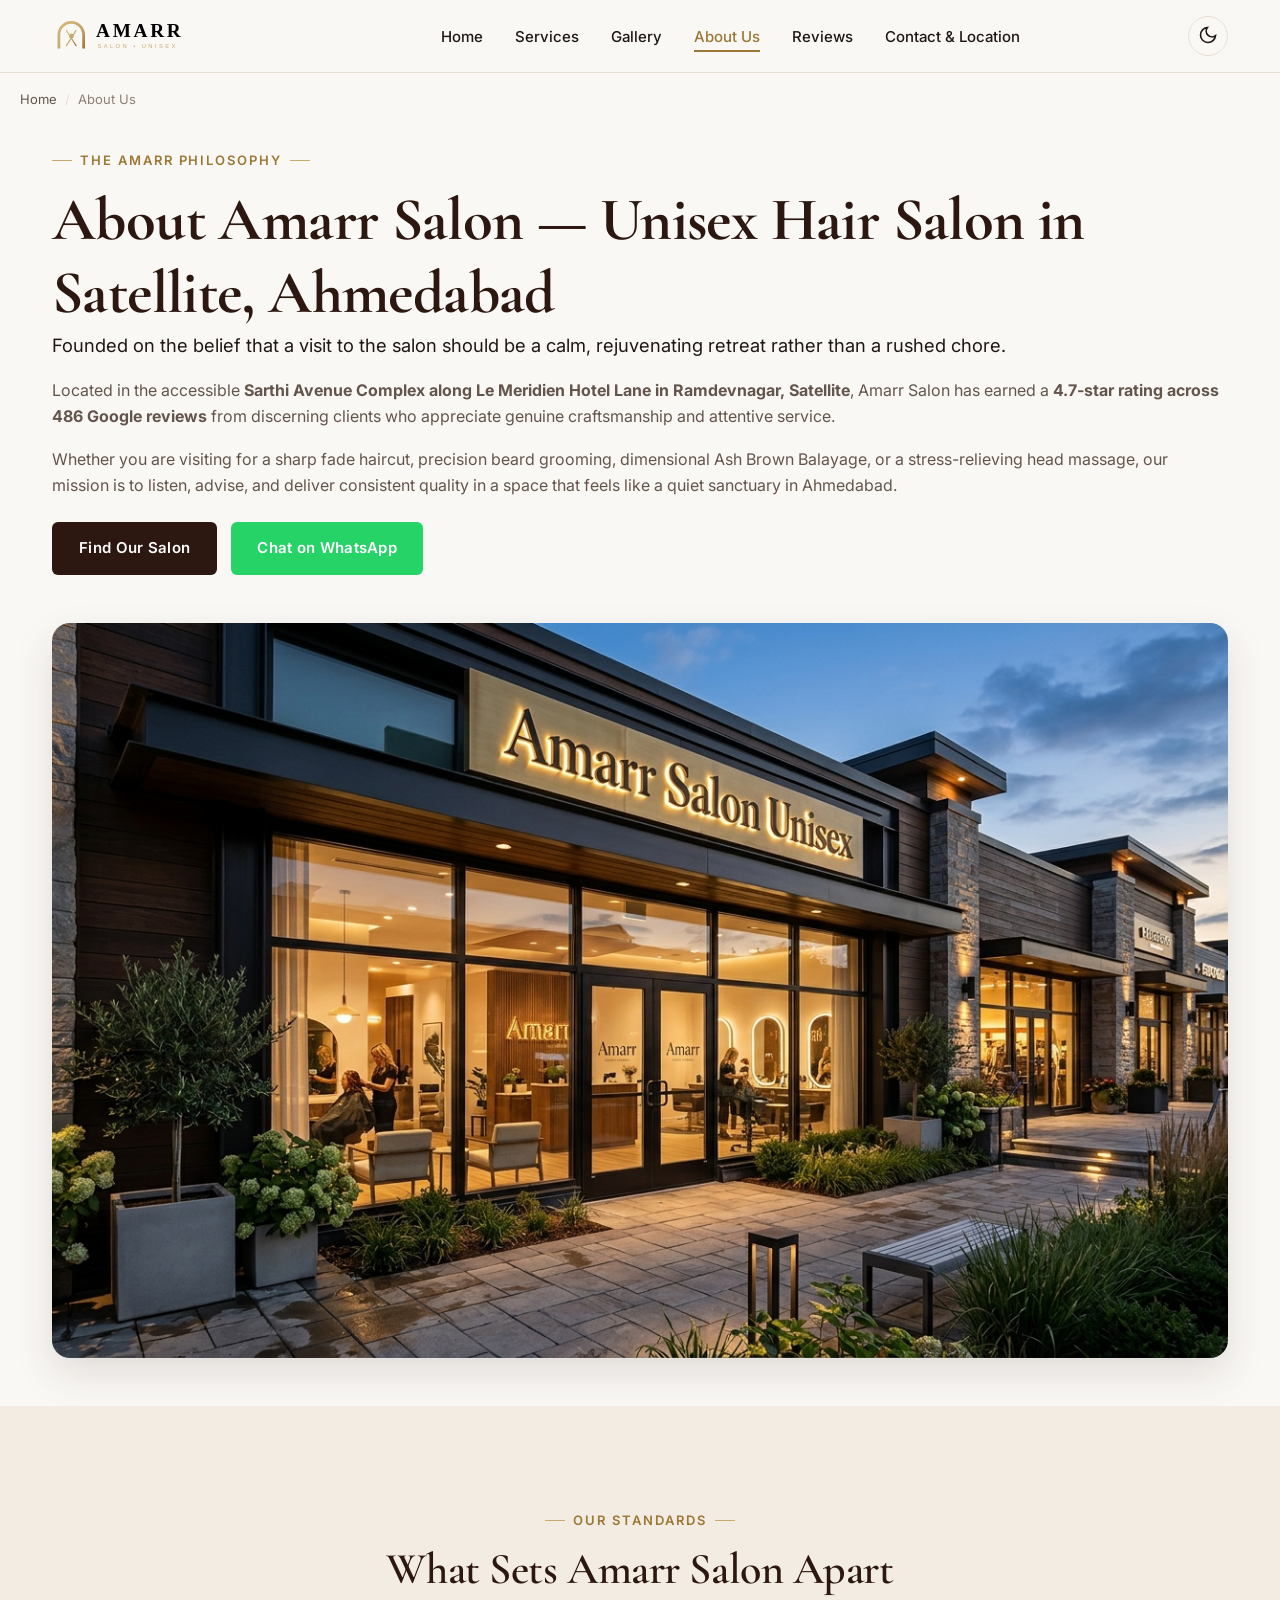
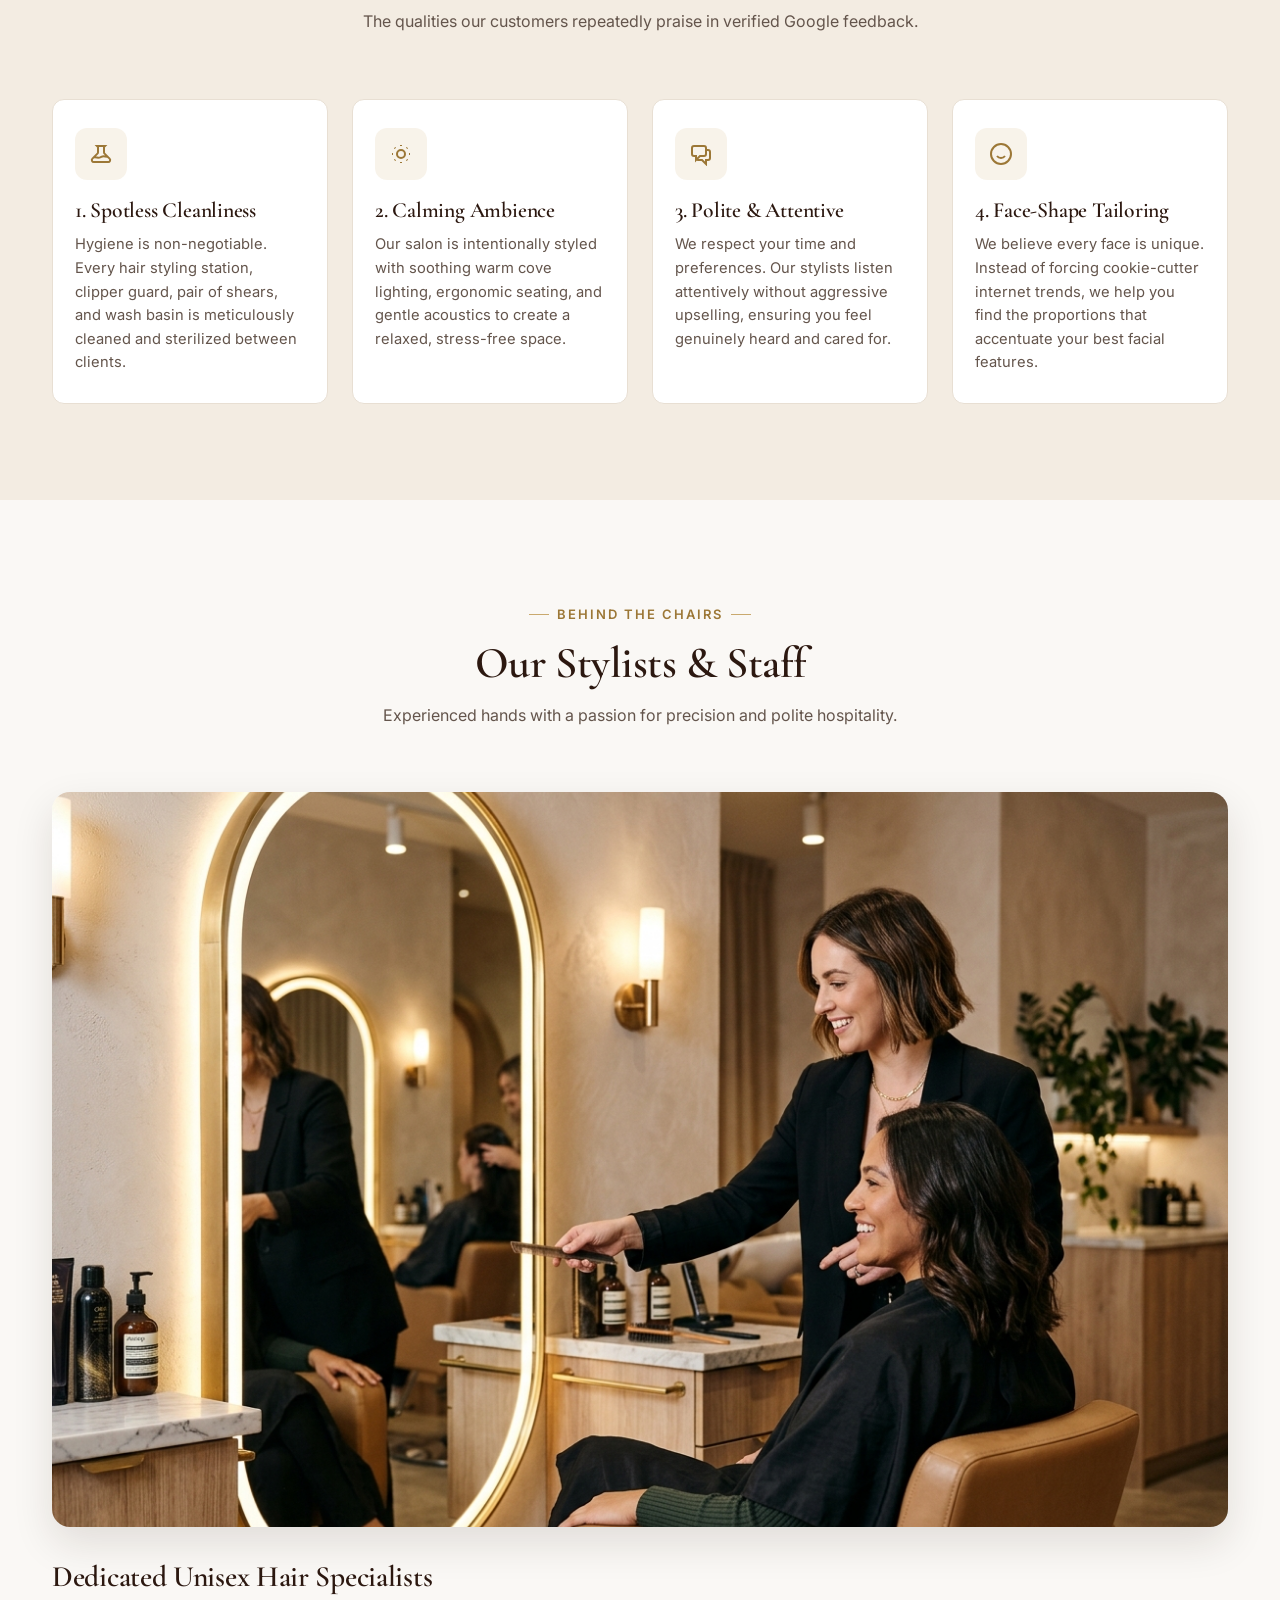
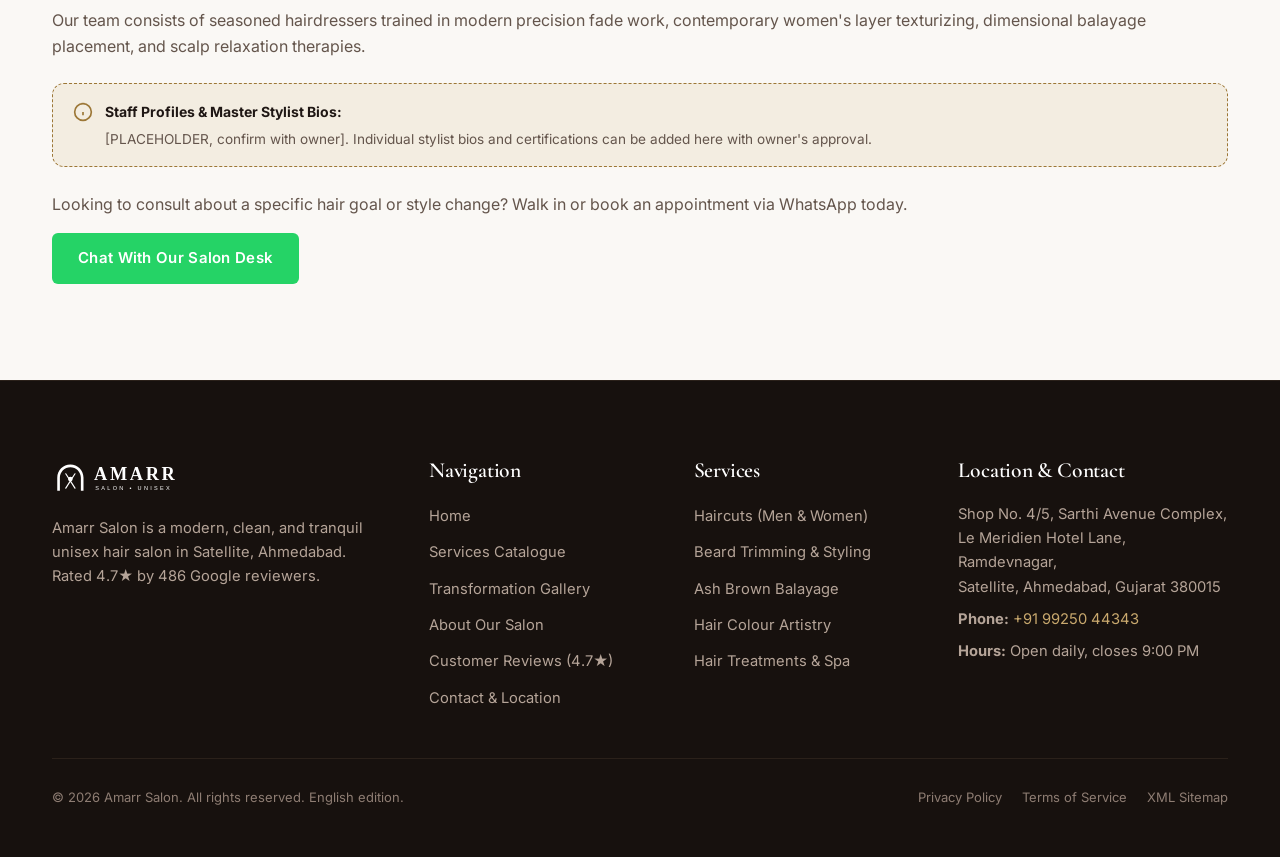
<file: about.html>
<!DOCTYPE html>
<html lang="en-IN">
<head>
  <meta charset="UTF-8">
  <meta name="viewport" content="width=device-width, initial-scale=1.0, viewport-fit=cover">
  <title>About Us | Amarr Salon Unisex Hairdresser Satellite Ahmedabad</title>
  <meta name="description" content="Discover Amarr Salon in Satellite, Ahmedabad. Learn about our commitment to spotless hygiene, calm ambience, polite staff, and face-shape style consultations.">
  <meta name="keywords" content="about Amarr Salon, unisex salon Satellite Ahmedabad, hairdresser Le Meridien Ahmedabad, hygienic salon Ahmedabad">
  <meta name="robots" content="index, follow">
  <link rel="canonical" href="https://amarrsalons.com/about.html">
  
  <meta property="og:type" content="website">
  <meta property="og:title" content="About Amarr Salon | Unisex Hairdresser Satellite Ahmedabad">
  <meta property="og:description" content="A tranquil sanctuary for personalized hair styling, hygienic grooming, and relaxing care in Satellite, Ahmedabad.">
  <meta property="og:url" content="https://amarrsalons.com/about.html">
  <meta property="og:image" content="https://amarrsalons.com/assets/images/salon-hero-interior.jpg">

  <link rel="icon" type="image/svg+xml" href="assets/images/favicon.svg">
  <link rel="stylesheet" href="assets/css/style.css">

  <script type="application/ld+json">
  {
    "@context": "https://schema.org",
    "@graph": [
      {
        "@type": "HairSalon",
        "name": "Amarr Salon",
        "url": "https://amarrsalons.com/",
        "telephone": "+919925044343",
        "address": {
          "@type": "PostalAddress",
          "streetAddress": "Shop No. 4/5, Sarthi Avenue Complex, Le Meridien Hotel Lane, Ramdevnagar",
          "addressLocality": "Satellite",
          "addressRegion": "Ahmedabad, Gujarat",
          "postalCode": "380015",
          "addressCountry": "IN"
        }
      },
      {
        "@type": "BreadcrumbList",
        "itemListElement": [
          {
            "@type": "ListItem",
            "position": 1,
            "name": "Home",
            "item": "https://amarrsalons.com/"
          },
          {
            "@type": "ListItem",
            "position": 2,
            "name": "About Us",
            "item": "https://amarrsalons.com/about.html"
          }
        ]
      }
    ]
  }
  </script>
</head>
<body>
  <a href="#main-content" class="skip-link">Skip to main content</a>

  <!-- Header -->
  <header class="site-header" role="banner">
    <div class="container nav-wrapper">
      <a href="index.html" class="brand-link" aria-label="Amarr Salon Homepage">
        <img src="assets/images/amarr-logo.svg" alt="Amarr Salon Logo" class="brand-logo-img" width="180" height="38">
      </a>
      <nav class="nav-menu" aria-label="Primary Navigation">
        <ul class="nav-links">
          <li><a href="index.html" class="nav-link">Home</a></li>
          <li><a href="services.html" class="nav-link">Services</a></li>
          <li><a href="gallery.html" class="nav-link">Gallery</a></li>
          <li><a href="about.html" class="nav-link active" aria-current="page">About Us</a></li>
          <li><a href="reviews.html" class="nav-link">Reviews</a></li>
          <li><a href="contact.html" class="nav-link">Contact &amp; Location</a></li>
        </ul>
      </nav>
      <div class="nav-actions">
        <button type="button" class="btn-theme-toggle" aria-label="Toggle dark/light theme">
          <span class="theme-icon-slot">
            <svg width="20" height="20" fill="none" stroke="currentColor" stroke-width="2" viewBox="0 0 24 24"><path d="M21 12.79A9 9 0 1111.21 3 7 7 0 0021 12.79z"/></svg>
          </span>
        </button>
        <button type="button" class="btn-menu-toggle" aria-expanded="false" aria-controls="mobileDrawer" aria-label="Toggle navigation menu">
          <span></span><span></span><span></span>
        </button>
      </div>
    </div>
  </header>

  <!-- Mobile Drawer -->
  <div class="drawer-backdrop" id="drawerBackdrop"></div>
  <aside class="mobile-drawer" id="mobileDrawer" aria-label="Mobile Navigation Menu">
    <div>
      <div style="margin-bottom: 24px;">
        <img src="assets/images/amarr-logo.svg" alt="Amarr Salon" style="height: 38px; width: auto;">
      </div>
      <ul class="mobile-nav-links">
        <li><a href="index.html" class="mobile-nav-link">Home</a></li>
        <li><a href="services.html" class="mobile-nav-link">Services</a></li>
        <li><a href="gallery.html" class="mobile-nav-link">Gallery</a></li>
        <li><a href="about.html" class="mobile-nav-link active">About Us</a></li>
        <li><a href="reviews.html" class="mobile-nav-link">Reviews (4.7★)</a></li>
        <li><a href="contact.html" class="mobile-nav-link">Contact &amp; Location</a></li>
      </ul>
    </div>
    <div style="padding-top: 24px; border-top: 1px solid var(--clr-surface-border);">
      <a href="tel:+919925044343" class="btn btn-outline" style="width: 100%; margin-bottom: 8px;">Call +91 99250 44343</a>
      <a href="https://wa.me/919925044343?text=Hi%2C%20I%27d%20like%20to%20book%20an%20appointment%20at%20Amarr%20Salon" class="btn btn-whatsapp" style="width: 100%;">Book via WhatsApp</a>
    </div>
  </aside>

  <!-- Main Content -->
  <main id="main-content">
    
    <div class="container breadcrumb-nav">
      <ul class="breadcrumb-list">
        <li class="breadcrumb-item"><a href="index.html">Home</a></li>
        <li class="breadcrumb-separator">/</li>
        <li class="breadcrumb-item" aria-current="page">About Us</li>
      </ul>
    </div>

    <!-- About Intro Section -->
    <section class="section" style="padding-top: 16px; padding-bottom: 48px;">
      <div class="container">
        <div style="display: grid; grid-template-columns: 1fr; gap: 48px; align-items: center;" class="cat-grid">
          <div>
            <span class="section-eyebrow">The Amarr Philosophy</span>
            <h1>About Amarr Salon — Unisex Hair Salon in Satellite, Ahmedabad</h1>
            <p class="lead">
              Founded on the belief that a visit to the salon should be a calm, rejuvenating retreat rather than a rushed chore.
            </p>
            <p>
              Located in the accessible <strong>Sarthi Avenue Complex along Le Meridien Hotel Lane in Ramdevnagar, Satellite</strong>, Amarr Salon has earned a <strong>4.7-star rating across 486 Google reviews</strong> from discerning clients who appreciate genuine craftsmanship and attentive service.
            </p>
            <p>
              Whether you are visiting for a sharp fade haircut, precision beard grooming, dimensional Ash Brown Balayage, or a stress-relieving head massage, our mission is to listen, advise, and deliver consistent quality in a space that feels like a quiet sanctuary in Ahmedabad.
            </p>
            <div style="margin-top: 24px; display: flex; gap: 14px; flex-wrap: wrap;">
              <a href="contact.html" class="btn btn-primary">Find Our Salon</a>
              <a href="https://wa.me/919925044343?text=Hi%2C%20I%27d%20like%20to%20know%20more%20about%20Amarr%20Salon" target="_blank" rel="noopener noreferrer" class="btn btn-whatsapp">
                Chat on WhatsApp
              </a>
            </div>
          </div>
          <div>
            <div class="hero-image-frame">
              <img src="assets/images/salon-storefront.jpg" alt="Amarr Salon Storefront at Sarthi Avenue Complex Satellite" width="600" height="400" loading="lazy">
            </div>
          </div>
        </div>
      </div>
    </section>

    <!-- The 4 Cornerstones -->
    <section class="section section--alt" aria-labelledby="cornerstones-heading">
      <div class="container">
        <div class="section-header">
          <span class="section-eyebrow">Our Standards</span>
          <h2 id="cornerstones-heading">What Sets Amarr Salon Apart</h2>
          <p>The qualities our customers repeatedly praise in verified Google feedback.</p>
        </div>

        <div class="pillars-grid">
          
          <div class="pillar-card">
            <div class="pillar-icon-wrap">
              <svg width="24" height="24" fill="none" stroke="currentColor" stroke-width="2" viewBox="0 0 24 24"><path d="M19.428 15.428a2 2 0 00-1.022-.547l-2.387-.477a6 6 0 00-3.86.517l-.318.158a6 6 0 01-3.86.517L6.05 15.21a2 2 0 00-1.806.547M8 4h8l-1 1v5.172a2 2 0 00.586 1.414l5 5c1.26 1.26.367 3.414-1.415 3.414H4.828c-1.782 0-2.674-2.154-1.414-3.414l5-5A2 2 0 009 10.172V5L8 4z"/></svg>
            </div>
            <h3>1. Spotless Cleanliness</h3>
            <p>Hygiene is non-negotiable. Every hair styling station, clipper guard, pair of shears, and wash basin is meticulously cleaned and sterilized between clients.</p>
          </div>

          <div class="pillar-card">
            <div class="pillar-icon-wrap">
              <svg width="24" height="24" fill="none" stroke="currentColor" stroke-width="2" viewBox="0 0 24 24"><path d="M12 3v1m0 16v1m9-9h-1M4 12H3m15.364 6.364l-.707-.707M6.343 6.343l-.707-.707m12.728 0l-.707.707M6.343 17.657l-.707.707M16 12a4 4 0 11-8 0 4 4 0 018 0z"/></svg>
            </div>
            <h3>2. Calming Ambience</h3>
            <p>Our salon is intentionally styled with soothing warm cove lighting, ergonomic seating, and gentle acoustics to create a relaxed, stress-free space.</p>
          </div>

          <div class="pillar-card">
            <div class="pillar-icon-wrap">
              <svg width="24" height="24" fill="none" stroke="currentColor" stroke-width="2" viewBox="0 0 24 24"><path d="M17 8h2a2 2 0 012 2v6a2 2 0 01-2 2h-2v4l-4-4H9a1.994 1.994 0 01-1.414-.586m0 0L11 14h4a2 2 0 002-2V6a2 2 0 00-2-2H5a2 2 0 00-2 2v6a2 2 0 002 2h2v4l.586-.586z"/></svg>
            </div>
            <h3>3. Polite &amp; Attentive</h3>
            <p>We respect your time and preferences. Our stylists listen attentively without aggressive upselling, ensuring you feel genuinely heard and cared for.</p>
          </div>

          <div class="pillar-card">
            <div class="pillar-icon-wrap">
              <svg width="24" height="24" fill="none" stroke="currentColor" stroke-width="2" viewBox="0 0 24 24"><circle cx="12" cy="12" r="10"/><path d="M8 14s1.5 2 4 2 4-2 4-2"/><line x1="9" y1="9" x2="9.01" y2="9"/><line x1="15" y1="9" x2="15.01" y2="9"/></svg>
            </div>
            <h3>4. Face-Shape Tailoring</h3>
            <p>We believe every face is unique. Instead of forcing cookie-cutter internet trends, we help you find the proportions that accentuate your best facial features.</p>
          </div>

        </div>
      </div>
    </section>

    <!-- Team & Ethics Section (With Transparent Placeholders) -->
    <section class="section" aria-labelledby="team-heading">
      <div class="container">
        <div class="section-header">
          <span class="section-eyebrow">Behind The Chairs</span>
          <h2 id="team-heading">Our Stylists &amp; Staff</h2>
          <p>Experienced hands with a passion for precision and polite hospitality.</p>
        </div>

        <div style="display: grid; grid-template-columns: 1fr; gap: 32px; align-items: center;" class="cat-grid">
          <div>
            <div class="hero-image-frame">
              <img src="assets/images/face-shape-styling.jpg" alt="Amarr Salon stylists during client consultation" width="600" height="400" loading="lazy">
            </div>
          </div>
          <div>
            <h3 style="margin-bottom: 12px;">Dedicated Unisex Hair Specialists</h3>
            <p>
              Our team consists of seasoned hairdressers trained in modern precision fade work, contemporary women's layer texturizing, dimensional balayage placement, and scalp relaxation therapies.
            </p>
            <div class="owner-notice-box">
              <svg width="20" height="20" fill="none" stroke="currentColor" stroke-width="2" viewBox="0 0 24 24"><circle cx="12" cy="12" r="10"/><line x1="12" y1="16" x2="12" y2="12"/><line x1="12" y1="8" x2="12.01" y2="8"/></svg>
              <div>
                <strong>Staff Profiles &amp; Master Stylist Bios:</strong>
                <p style="margin: 4px 0 0; font-size: 0.85rem; color: var(--clr-text-muted);">
                  [PLACEHOLDER, confirm with owner]. Individual stylist bios and certifications can be added here with owner's approval.
                </p>
              </div>
            </div>
            <p style="margin-top: 16px;">
              Looking to consult about a specific hair goal or style change? Walk in or book an appointment via WhatsApp today.
            </p>
            <a href="https://wa.me/919925044343?text=Hi%2C%20I%27d%20like%20to%20consult%20with%20a%20stylist%20at%20Amarr%20Salon" target="_blank" rel="noopener noreferrer" class="btn btn-whatsapp">
              Chat With Our Salon Desk
            </a>
          </div>
        </div>
      </div>
    </section>

  </main>

  <!-- Sticky Mobile Action Bar -->
  <aside class="sticky-mobile-bar" aria-label="Quick Actions">
    <a href="tel:+919925044343" class="sticky-action-btn call-btn">
      <svg fill="none" stroke="currentColor" stroke-width="2" viewBox="0 0 24 24"><path d="M3 5a2 2 0 012-2h3.28a1 1 0 01.948.684l1.498 4.493a1 1 0 01-.502 1.21l-2.257 1.13a11.042 11.042 0 005.516 5.516l1.13-2.257a1 1 0 011.21-.502l4.493 1.498a1 1 0 01.684.949V19a2 2 0 01-2 2h-1C9.716 21 3 14.284 3 6V5z"/></svg>
      <span>Call</span>
    </a>
    <a href="https://wa.me/919925044343?text=Hi%2C%20I%27d%20like%20to%20book%20an%20appointment%20at%20Amarr%20Salon" target="_blank" rel="noopener noreferrer" class="sticky-action-btn wa-btn">
      <svg fill="currentColor" viewBox="0 0 24 24"><path d="M12.031 6.172c-3.181 0-5.767 2.586-5.768 5.766-.001 1.298.38 2.27 1.019 3.287l-.711 2.598 2.664-.698c.972.53 1.957.822 3.125.822 3.181 0 5.767-2.586 5.768-5.766 0-3.18-2.587-5.766-5.767-5.766zm9.969 5.766c0 5.518-4.482 10-10 10-1.748 0-3.393-.454-4.832-1.246l-7.168 1.879 1.916-6.993c-.887-1.499-1.416-3.255-1.416-5.14 0-5.518 4.482-10 10-10 5.518 0 10 4.482 10 10z"/></svg>
      <span>WhatsApp</span>
    </a>
    <a href="https://maps.app.goo.gl/9J7sMHmptEsJWh6V9" target="_blank" rel="noopener noreferrer" class="sticky-action-btn directions-btn">
      <svg fill="none" stroke="currentColor" stroke-width="2" viewBox="0 0 24 24"><polygon points="3 11 22 2 13 21 11 13 3 11"/></svg>
      <span>Directions</span>
    </a>
  </aside>

  <!-- Footer -->
  <footer class="site-footer" role="contentinfo">
    <div class="container">
      <div class="footer-grid">
        <div class="footer-col">
          <div style="margin-bottom: 16px;">
            <img src="assets/images/amarr-logo.svg" alt="Amarr Salon" style="height: 42px; width: auto; filter: brightness(0) invert(1);">
          </div>
          <p>Amarr Salon is a modern, clean, and tranquil unisex hair salon in Satellite, Ahmedabad. Rated 4.7★ by 486 Google reviewers.</p>
        </div>
        <div class="footer-col">
          <h4>Navigation</h4>
          <ul class="footer-links">
            <li><a href="index.html">Home</a></li>
            <li><a href="services.html">Services Catalogue</a></li>
            <li><a href="gallery.html">Transformation Gallery</a></li>
            <li><a href="about.html">About Our Salon</a></li>
            <li><a href="reviews.html">Customer Reviews (4.7★)</a></li>
            <li><a href="contact.html">Contact &amp; Location</a></li>
          </ul>
        </div>
        <div class="footer-col">
          <h4>Services</h4>
          <ul class="footer-links">
            <li><a href="services.html#haircuts">Haircuts (Men &amp; Women)</a></li>
            <li><a href="services.html#beard">Beard Trimming &amp; Styling</a></li>
            <li><a href="services.html#balayage">Ash Brown Balayage</a></li>
            <li><a href="services.html#colour">Hair Colour Artistry</a></li>
            <li><a href="services.html#treatments">Hair Treatments &amp; Spa</a></li>
          </ul>
        </div>
        <div class="footer-col">
          <h4>Location &amp; Contact</h4>
          <p style="margin-bottom: 8px;">
            Shop No. 4/5, Sarthi Avenue Complex,<br>
            Le Meridien Hotel Lane, Ramdevnagar,<br>
            Satellite, Ahmedabad, Gujarat 380015
          </p>
          <p style="margin-bottom: 8px;">
            <strong>Phone:</strong> <a href="tel:+919925044343" style="color: var(--clr-accent);">+91 99250 44343</a>
          </p>
          <p><strong>Hours:</strong> Open daily, closes 9:00 PM</p>
        </div>
      </div>
      <div class="footer-bottom">
        <div>&copy; 2026 Amarr Salon. All rights reserved. English edition.</div>
        <div class="footer-bottom-links">
          <a href="privacy-policy.html">Privacy Policy</a>
          <a href="terms.html">Terms of Service</a>
          <a href="sitemap.xml">XML Sitemap</a>
        </div>
      </div>
    </div>
  </footer>

  <script src="assets/js/main.js" defer></script>
</body>
</html>
</file>
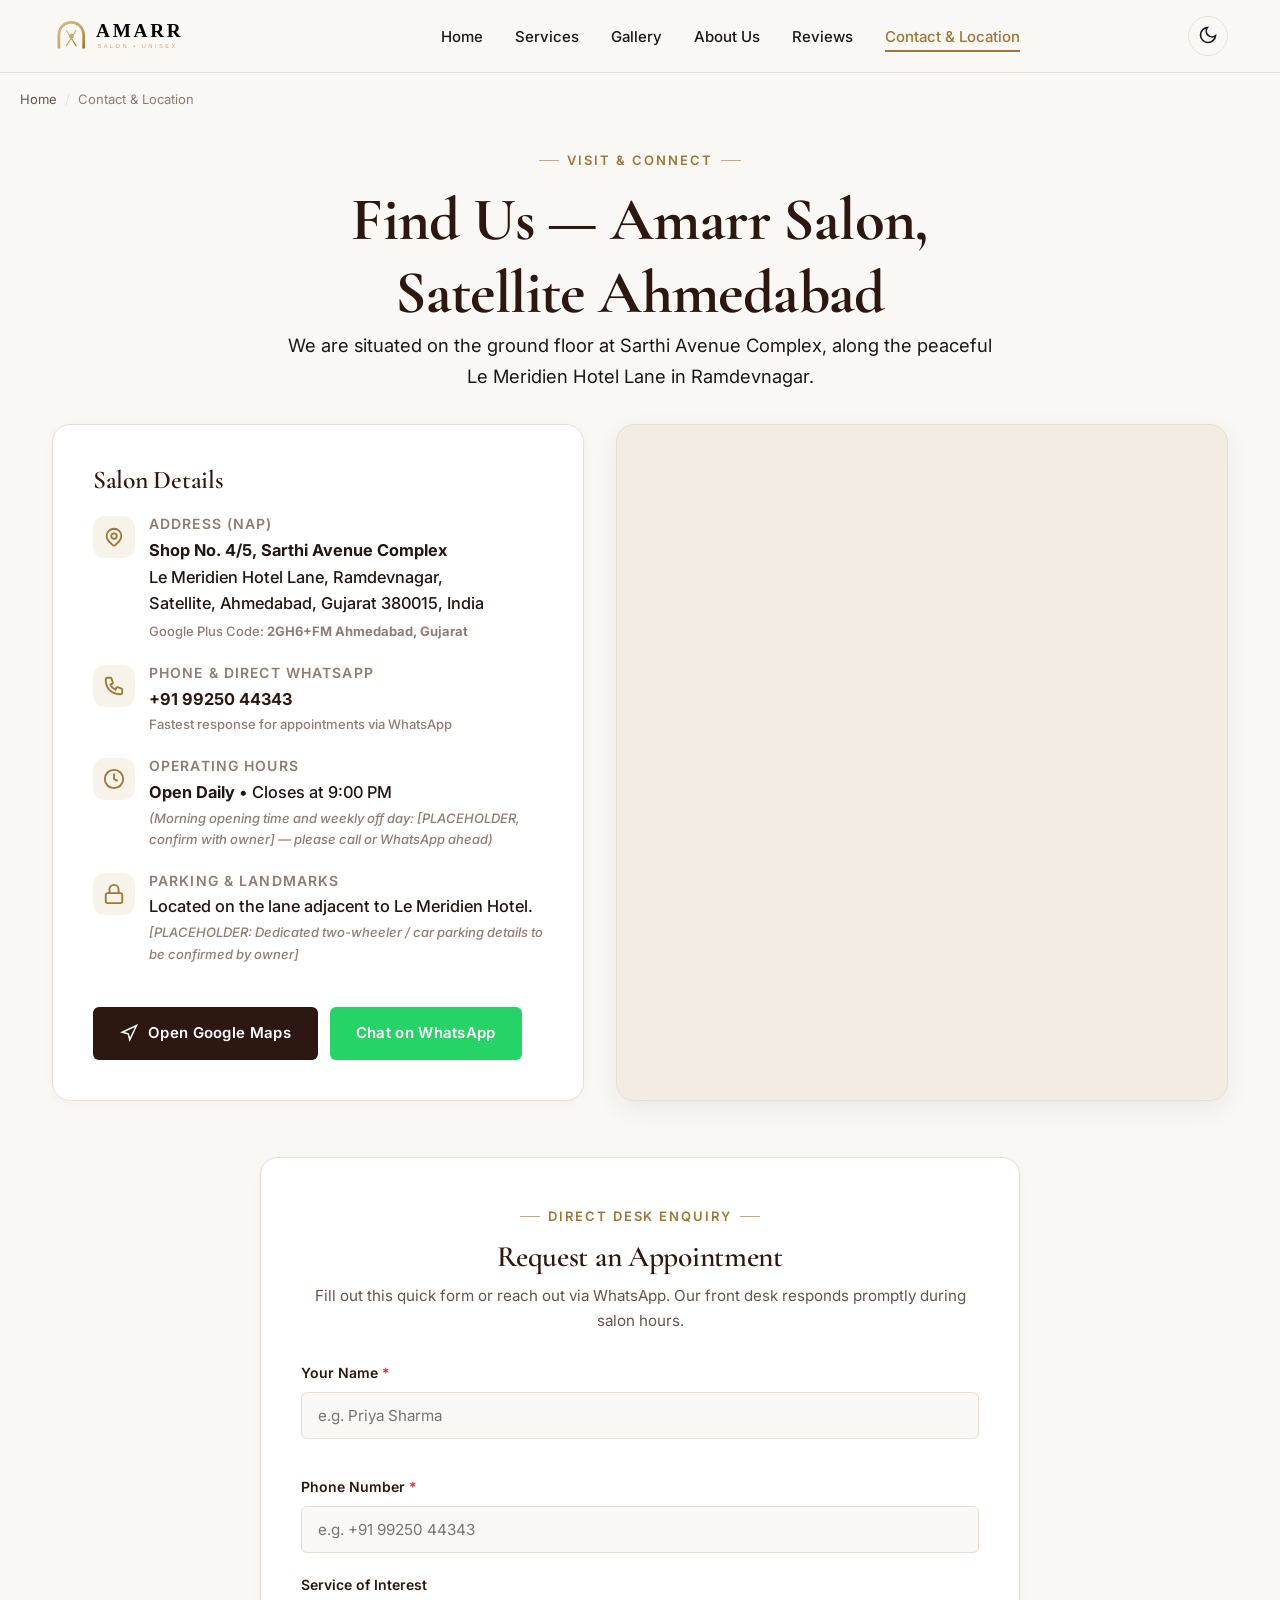
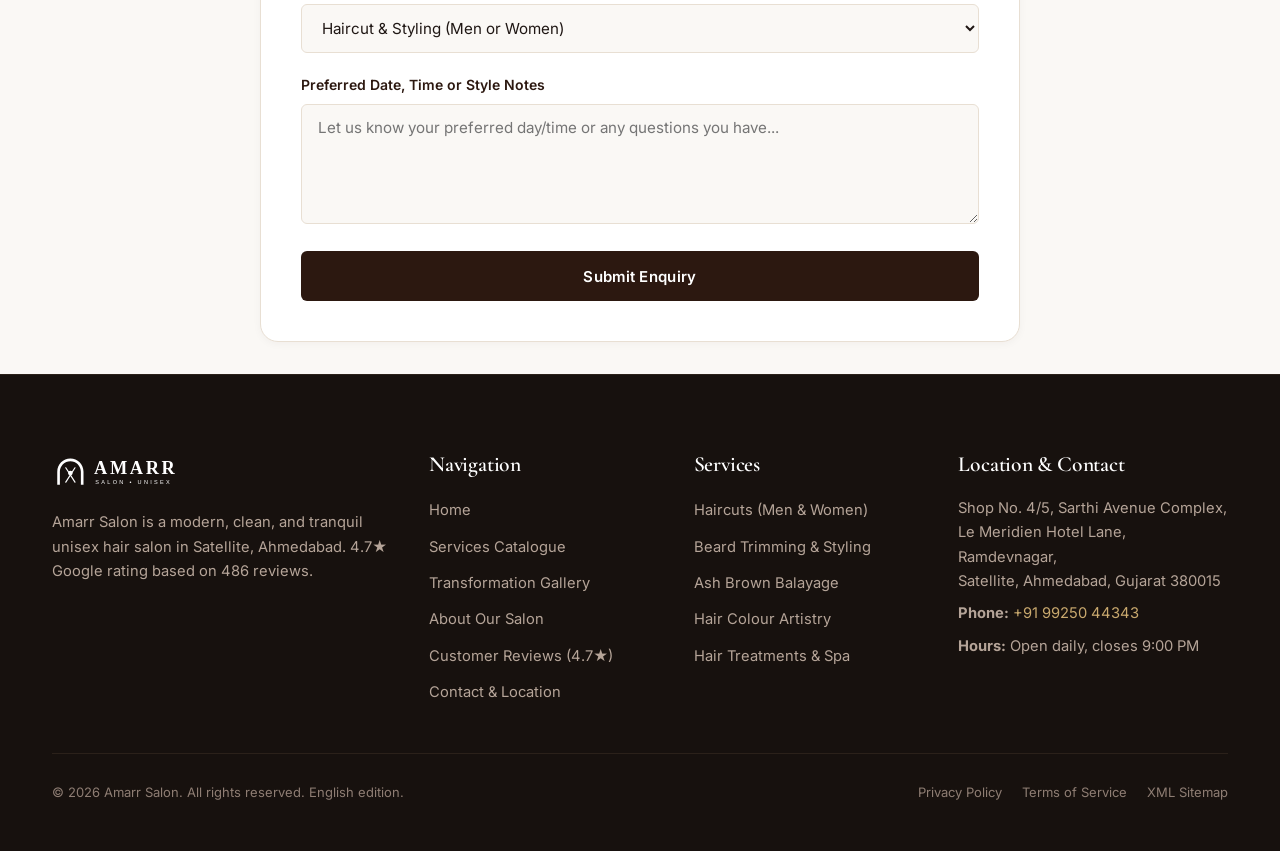
<file: contact.html>
<!DOCTYPE html>
<html lang="en-IN">
<head>
  <meta charset="UTF-8">
  <meta name="viewport" content="width=device-width, initial-scale=1.0, viewport-fit=cover">
  <title>Contact &amp; Location | Amarr Salon Satellite Ahmedabad</title>
  <meta name="description" content="Visit Amarr Salon at Sarthi Avenue Complex, Le Meridien Hotel Lane, Satellite, Ahmedabad 380015. Call or WhatsApp +91 99250 44343 for appointments.">
  <meta name="keywords" content="Amarr Salon address, salon near Le Meridien Ahmedabad, unisex salon Satellite contact, Amarr Salon phone number">
  <meta name="robots" content="index, follow">
  <link rel="canonical" href="https://amarrsalons.com/contact.html">
  
  <meta property="og:type" content="business.business">
  <meta property="og:title" content="Contact &amp; Location | Amarr Salon Satellite Ahmedabad">
  <meta property="og:description" content="Find Amarr Salon in Satellite, Ahmedabad. Get directions, call reception, or send an enquiry.">
  <meta property="og:url" content="https://amarrsalons.com/contact.html">
  <meta property="og:image" content="https://amarrsalons.com/assets/images/salon-hero-interior.jpg">

  <link rel="icon" type="image/svg+xml" href="assets/images/favicon.svg">
  <link rel="stylesheet" href="assets/css/style.css">

  <script type="application/ld+json">
  {
    "@context": "https://schema.org",
    "@graph": [
      {
        "@type": "HairSalon",
        "name": "Amarr Salon",
        "url": "https://amarrsalons.com/",
        "telephone": "+919925044343",
        "hasMap": "https://maps.app.goo.gl/9J7sMHmptEsJWh6V9",
        "address": {
          "@type": "PostalAddress",
          "streetAddress": "Shop No. 4/5, Sarthi Avenue Complex, Le Meridien Hotel Lane, Ramdevnagar",
          "addressLocality": "Satellite",
          "addressRegion": "Ahmedabad, Gujarat",
          "postalCode": "380015",
          "addressCountry": "IN"
        },
        "geo": {
          "@type": "GeoCoordinates",
          "latitude": 23.0305,
          "longitude": 72.5186
        },
        "openingHoursSpecification": [
          {
            "@type": "OpeningHoursSpecification",
            "dayOfWeek": ["Monday", "Tuesday", "Wednesday", "Thursday", "Friday", "Saturday", "Sunday"],
            "opens": "10:00",
            "closes": "21:00"
          }
        ]
      },
      {
        "@type": "ContactPage",
        "name": "Contact Amarr Salon",
        "url": "https://amarrsalons.com/contact.html"
      },
      {
        "@type": "BreadcrumbList",
        "itemListElement": [
          {
            "@type": "ListItem",
            "position": 1,
            "name": "Home",
            "item": "https://amarrsalons.com/"
          },
          {
            "@type": "ListItem",
            "position": 2,
            "name": "Contact & Location",
            "item": "https://amarrsalons.com/contact.html"
          }
        ]
      }
    ]
  }
  </script>
</head>
<body>
  <a href="#main-content" class="skip-link">Skip to main content</a>

  <!-- Header -->
  <header class="site-header" role="banner">
    <div class="container nav-wrapper">
      <a href="index.html" class="brand-link" aria-label="Amarr Salon Homepage">
        <img src="assets/images/amarr-logo.svg" alt="Amarr Salon Logo" class="brand-logo-img" width="180" height="38">
      </a>
      <nav class="nav-menu" aria-label="Primary Navigation">
        <ul class="nav-links">
          <li><a href="index.html" class="nav-link">Home</a></li>
          <li><a href="services.html" class="nav-link">Services</a></li>
          <li><a href="gallery.html" class="nav-link">Gallery</a></li>
          <li><a href="about.html" class="nav-link">About Us</a></li>
          <li><a href="reviews.html" class="nav-link">Reviews</a></li>
          <li><a href="contact.html" class="nav-link active" aria-current="page">Contact &amp; Location</a></li>
        </ul>
      </nav>
      <div class="nav-actions">
        <button type="button" class="btn-theme-toggle" aria-label="Toggle dark/light theme">
          <span class="theme-icon-slot">
            <svg width="20" height="20" fill="none" stroke="currentColor" stroke-width="2" viewBox="0 0 24 24"><path d="M21 12.79A9 9 0 1111.21 3 7 7 0 0021 12.79z"/></svg>
          </span>
        </button>
        <button type="button" class="btn-menu-toggle" aria-expanded="false" aria-controls="mobileDrawer" aria-label="Toggle navigation menu">
          <span></span><span></span><span></span>
        </button>
      </div>
    </div>
  </header>

  <!-- Mobile Drawer -->
  <div class="drawer-backdrop" id="drawerBackdrop"></div>
  <aside class="mobile-drawer" id="mobileDrawer" aria-label="Mobile Navigation Menu">
    <div>
      <div style="margin-bottom: 24px;">
        <img src="assets/images/amarr-logo.svg" alt="Amarr Salon" style="height: 38px; width: auto;">
      </div>
      <ul class="mobile-nav-links">
        <li><a href="index.html" class="mobile-nav-link">Home</a></li>
        <li><a href="services.html" class="mobile-nav-link">Services</a></li>
        <li><a href="gallery.html" class="mobile-nav-link">Gallery</a></li>
        <li><a href="about.html" class="mobile-nav-link">About Us</a></li>
        <li><a href="reviews.html" class="mobile-nav-link">Reviews (4.7★)</a></li>
        <li><a href="contact.html" class="mobile-nav-link active">Contact &amp; Location</a></li>
      </ul>
    </div>
    <div style="padding-top: 24px; border-top: 1px solid var(--clr-surface-border);">
      <a href="tel:+919925044343" class="btn btn-outline" style="width: 100%; margin-bottom: 8px;">Call +91 99250 44343</a>
      <a href="https://wa.me/919925044343?text=Hi%2C%20I%27d%20like%20to%20book%20an%20appointment%20at%20Amarr%20Salon" class="btn btn-whatsapp" style="width: 100%;">Book via WhatsApp</a>
    </div>
  </aside>

  <!-- Main Content -->
  <main id="main-content">
    
    <div class="container breadcrumb-nav">
      <ul class="breadcrumb-list">
        <li class="breadcrumb-item"><a href="index.html">Home</a></li>
        <li class="breadcrumb-separator">/</li>
        <li class="breadcrumb-item" aria-current="page">Contact &amp; Location</li>
      </ul>
    </div>

    <!-- Contact Header -->
    <section class="section" style="padding-top: 16px; padding-bottom: 32px;">
      <div class="container">
        <div class="section-header" style="margin-bottom: 32px;">
          <span class="section-eyebrow">Visit &amp; Connect</span>
          <h1>Find Us — Amarr Salon, Satellite Ahmedabad</h1>
          <p class="lead">
            We are situated on the ground floor at Sarthi Avenue Complex, along the peaceful Le Meridien Hotel Lane in Ramdevnagar.
          </p>
        </div>

        <!-- Contact & Location 2-Column Grid -->
        <div class="location-grid" style="margin-bottom: 56px;">
          
          <!-- Column 1: NAP Card -->
          <div class="location-info-card">
            <div>
              <h3 style="font-size: 1.6rem; margin-bottom: 20px;">Salon Details</h3>
              
              <div class="nap-item">
                <div class="nap-icon">
                  <svg width="22" height="22" fill="none" stroke="currentColor" stroke-width="2" viewBox="0 0 24 24"><path d="M17.657 16.657L13.414 20.9a1.998 1.998 0 01-2.827 0l-4.244-4.243a8 8 0 1111.314 0z"/><path d="M15 11a3 3 0 11-6 0 3 3 0 016 0z"/></svg>
                </div>
                <div class="nap-content">
                  <h4>Address (NAP)</h4>
                  <p>
                    <strong>Shop No. 4/5, Sarthi Avenue Complex</strong><br>
                    Le Meridien Hotel Lane, Ramdevnagar,<br>
                    Satellite, Ahmedabad, Gujarat 380015, India
                  </p>
                  <p style="font-size: 0.8125rem; color: var(--clr-text-light); margin-top: 4px;">
                    Google Plus Code: <strong>2GH6+FM Ahmedabad, Gujarat</strong>
                  </p>
                </div>
              </div>

              <div class="nap-item">
                <div class="nap-icon">
                  <svg width="22" height="22" fill="none" stroke="currentColor" stroke-width="2" viewBox="0 0 24 24"><path d="M3 5a2 2 0 012-2h3.28a1 1 0 01.948.684l1.498 4.493a1 1 0 01-.502 1.21l-2.257 1.13a11.042 11.042 0 005.516 5.516l1.13-2.257a1 1 0 011.21-.502l4.493 1.498a1 1 0 01.684.949V19a2 2 0 01-2 2h-1C9.716 21 3 14.284 3 6V5z"/></svg>
                </div>
                <div class="nap-content">
                  <h4>Phone &amp; Direct WhatsApp</h4>
                  <p><a href="tel:+919925044343" style="font-weight: 700; color: var(--clr-primary);">+91 99250 44343</a></p>
                  <p style="font-size: 0.8125rem; color: var(--clr-text-light); margin-top: 2px;">
                    Fastest response for appointments via WhatsApp
                  </p>
                </div>
              </div>

              <div class="nap-item">
                <div class="nap-icon">
                  <svg width="22" height="22" fill="none" stroke="currentColor" stroke-width="2" viewBox="0 0 24 24"><circle cx="12" cy="12" r="10"/><polyline points="12 6 12 12 16 14"/></svg>
                </div>
                <div class="nap-content">
                  <h4>Operating Hours</h4>
                  <p><strong>Open Daily</strong> • Closes at 9:00 PM</p>
                  <p style="font-size: 0.8125rem; color: var(--clr-text-light); margin-top: 2px;">
                    <em>(Morning opening time and weekly off day: [PLACEHOLDER, confirm with owner] — please call or WhatsApp ahead)</em>
                  </p>
                </div>
              </div>

              <div class="nap-item">
                <div class="nap-icon">
                  <svg width="22" height="22" fill="none" stroke="currentColor" stroke-width="2" viewBox="0 0 24 24"><rect x="3" y="11" width="18" height="11" rx="2" ry="2"/><path d="M7 11V7a5 5 0 0110 0v4"/></svg>
                </div>
                <div class="nap-content">
                  <h4>Parking &amp; Landmarks</h4>
                  <p>Located on the lane adjacent to Le Meridien Hotel.</p>
                  <p style="font-size: 0.8125rem; color: var(--clr-text-light); margin-top: 2px;">
                    <em>[PLACEHOLDER: Dedicated two-wheeler / car parking details to be confirmed by owner]</em>
                  </p>
                </div>
              </div>

            </div>

            <div style="display: flex; gap: 12px; flex-wrap: wrap; margin-top: 20px;">
              <a href="https://maps.app.goo.gl/9J7sMHmptEsJWh6V9" target="_blank" rel="noopener noreferrer" class="btn btn-primary" id="contactGetDirectionsBtn">
                <svg width="18" height="18" fill="none" stroke="currentColor" stroke-width="2" viewBox="0 0 24 24"><polygon points="3 11 22 2 13 21 11 13 3 11"/></svg>
                Open Google Maps
              </a>
              <a href="https://wa.me/919925044343?text=Hi%2C%20I%27d%20like%20to%20book%20an%20appointment%20at%20Amarr%20Salon" target="_blank" rel="noopener noreferrer" class="btn btn-whatsapp">
                Chat on WhatsApp
              </a>
            </div>
          </div>

          <!-- Column 2: Embedded Google Map -->
          <div class="map-frame-wrap">
            <iframe 
              src="https://www.google.com/maps/embed?pb=!1m18!1m12!1m3!1d3671.954279025064!2d72.51608977598835!3d23.025447179172084!2m3!1f0!2f0!3f0!3m2!1i1024!2i768!4f13.1!3m3!1m2!1s0x395e855c3c0b1bbd%3A0x6b876fc15c2cfd77!2sAmarr%20Salon!5e0!3m2!1sen!2sin!4v1700000000000!5m2!1sen!2sin" 
              width="600" 
              height="450" 
              style="border:0;" 
              allowfullscreen="" 
              loading="lazy" 
              referrerpolicy="no-referrer-when-downgrade"
              title="Google Map showing Amarr Salon in Satellite Ahmedabad">
            </iframe>
          </div>

        </div>

        <!-- Appointment / Inquiry Form -->
        <div style="max-width: 760px; margin: 0 auto;">
          <div class="form-card">
            <div style="text-align: center; margin-bottom: 28px;">
              <span class="section-eyebrow">Direct Desk Enquiry</span>
              <h2 style="font-size: 1.85rem; margin-bottom: 8px;">Request an Appointment</h2>
              <p style="font-size: 0.95rem; color: var(--clr-text-muted); margin-bottom: 0;">
                Fill out this quick form or reach out via WhatsApp. Our front desk responds promptly during salon hours.
              </p>
            </div>

            <form id="appointmentEnquiryForm" novalidate>
              <div style="display: grid; grid-template-columns: 1fr; gap: 16px;" class="cat-grid">
                <div class="form-group">
                  <label for="clientName" class="form-label">Your Name <span style="color: #D32F2F;">*</span></label>
                  <input type="text" id="clientName" class="form-control" placeholder="e.g. Priya Sharma" required>
                </div>
                <div class="form-group">
                  <label for="clientPhone" class="form-label">Phone Number <span style="color: #D32F2F;">*</span></label>
                  <input type="tel" id="clientPhone" class="form-control" placeholder="e.g. +91 99250 44343" required>
                </div>
              </div>

              <div class="form-group">
                <label for="clientService" class="form-label">Service of Interest</label>
                <select id="clientService" class="form-control">
                  <option value="Haircut & Styling">Haircut &amp; Styling (Men or Women)</option>
                  <option value="Beard Trimming & Grooming">Beard Trimming &amp; Grooming</option>
                  <option value="Ash Brown Balayage & Colour">Ash Brown Balayage &amp; Hair Colour</option>
                  <option value="Hair Treatments & Spa">Hair Treatments &amp; Spa Therapy</option>
                  <option value="Head Massage">Relaxing Head Massage</option>
                  <option value="Face-Shape Consultation">Face-Shape Style Consultation</option>
                  <option value="General Enquiry">Other / General Question</option>
                </select>
              </div>

              <div class="form-group">
                <label for="clientNote" class="form-label">Preferred Date, Time or Style Notes</label>
                <textarea id="clientNote" class="form-control" placeholder="Let us know your preferred day/time or any questions you have..."></textarea>
              </div>

              <button type="submit" class="btn btn-primary" style="width: 100%; min-height: 50px;">
                Submit Enquiry
              </button>

              <div id="formFeedback"></div>
            </form>
          </div>
        </div>

      </div>
    </section>

  </main>

  <!-- Sticky Mobile Action Bar -->
  <aside class="sticky-mobile-bar" aria-label="Quick Actions">
    <a href="tel:+919925044343" class="sticky-action-btn call-btn">
      <svg fill="none" stroke="currentColor" stroke-width="2" viewBox="0 0 24 24"><path d="M3 5a2 2 0 012-2h3.28a1 1 0 01.948.684l1.498 4.493a1 1 0 01-.502 1.21l-2.257 1.13a11.042 11.042 0 005.516 5.516l1.13-2.257a1 1 0 011.21-.502l4.493 1.498a1 1 0 01.684.949V19a2 2 0 01-2 2h-1C9.716 21 3 14.284 3 6V5z"/></svg>
      <span>Call</span>
    </a>
    <a href="https://wa.me/919925044343?text=Hi%2C%20I%27d%20like%20to%20book%20an%20appointment%20at%20Amarr%20Salon" target="_blank" rel="noopener noreferrer" class="sticky-action-btn wa-btn">
      <svg fill="currentColor" viewBox="0 0 24 24"><path d="M12.031 6.172c-3.181 0-5.767 2.586-5.768 5.766-.001 1.298.38 2.27 1.019 3.287l-.711 2.598 2.664-.698c.972.53 1.957.822 3.125.822 3.181 0 5.767-2.586 5.768-5.766 0-3.18-2.587-5.766-5.767-5.766zm9.969 5.766c0 5.518-4.482 10-10 10-1.748 0-3.393-.454-4.832-1.246l-7.168 1.879 1.916-6.993c-.887-1.499-1.416-3.255-1.416-5.14 0-5.518 4.482-10 10-10 5.518 0 10 4.482 10 10z"/></svg>
      <span>WhatsApp</span>
    </a>
    <a href="https://maps.app.goo.gl/9J7sMHmptEsJWh6V9" target="_blank" rel="noopener noreferrer" class="sticky-action-btn directions-btn">
      <svg fill="none" stroke="currentColor" stroke-width="2" viewBox="0 0 24 24"><polygon points="3 11 22 2 13 21 11 13 3 11"/></svg>
      <span>Directions</span>
    </a>
  </aside>

  <!-- Footer -->
  <footer class="site-footer" role="contentinfo">
    <div class="container">
      <div class="footer-grid">
        <div class="footer-col">
          <div style="margin-bottom: 16px;">
            <img src="assets/images/amarr-logo.svg" alt="Amarr Salon" style="height: 42px; width: auto; filter: brightness(0) invert(1);">
          </div>
          <p>Amarr Salon is a modern, clean, and tranquil unisex hair salon in Satellite, Ahmedabad. 4.7★ Google rating based on 486 reviews.</p>
        </div>
        <div class="footer-col">
          <h4>Navigation</h4>
          <ul class="footer-links">
            <li><a href="index.html">Home</a></li>
            <li><a href="services.html">Services Catalogue</a></li>
            <li><a href="gallery.html">Transformation Gallery</a></li>
            <li><a href="about.html">About Our Salon</a></li>
            <li><a href="reviews.html">Customer Reviews (4.7★)</a></li>
            <li><a href="contact.html">Contact &amp; Location</a></li>
          </ul>
        </div>
        <div class="footer-col">
          <h4>Services</h4>
          <ul class="footer-links">
            <li><a href="services.html#haircuts">Haircuts (Men &amp; Women)</a></li>
            <li><a href="services.html#beard">Beard Trimming &amp; Styling</a></li>
            <li><a href="services.html#balayage">Ash Brown Balayage</a></li>
            <li><a href="services.html#colour">Hair Colour Artistry</a></li>
            <li><a href="services.html#treatments">Hair Treatments &amp; Spa</a></li>
          </ul>
        </div>
        <div class="footer-col">
          <h4>Location &amp; Contact</h4>
          <p style="margin-bottom: 8px;">
            Shop No. 4/5, Sarthi Avenue Complex,<br>
            Le Meridien Hotel Lane, Ramdevnagar,<br>
            Satellite, Ahmedabad, Gujarat 380015
          </p>
          <p style="margin-bottom: 8px;">
            <strong>Phone:</strong> <a href="tel:+919925044343" style="color: var(--clr-accent);">+91 99250 44343</a>
          </p>
          <p><strong>Hours:</strong> Open daily, closes 9:00 PM</p>
        </div>
      </div>
      <div class="footer-bottom">
        <div>&copy; 2026 Amarr Salon. All rights reserved. English edition.</div>
        <div class="footer-bottom-links">
          <a href="privacy-policy.html">Privacy Policy</a>
          <a href="terms.html">Terms of Service</a>
          <a href="sitemap.xml">XML Sitemap</a>
        </div>
      </div>
    </div>
  </footer>

  <script src="assets/js/main.js" defer></script>
</body>
</html>
</file>
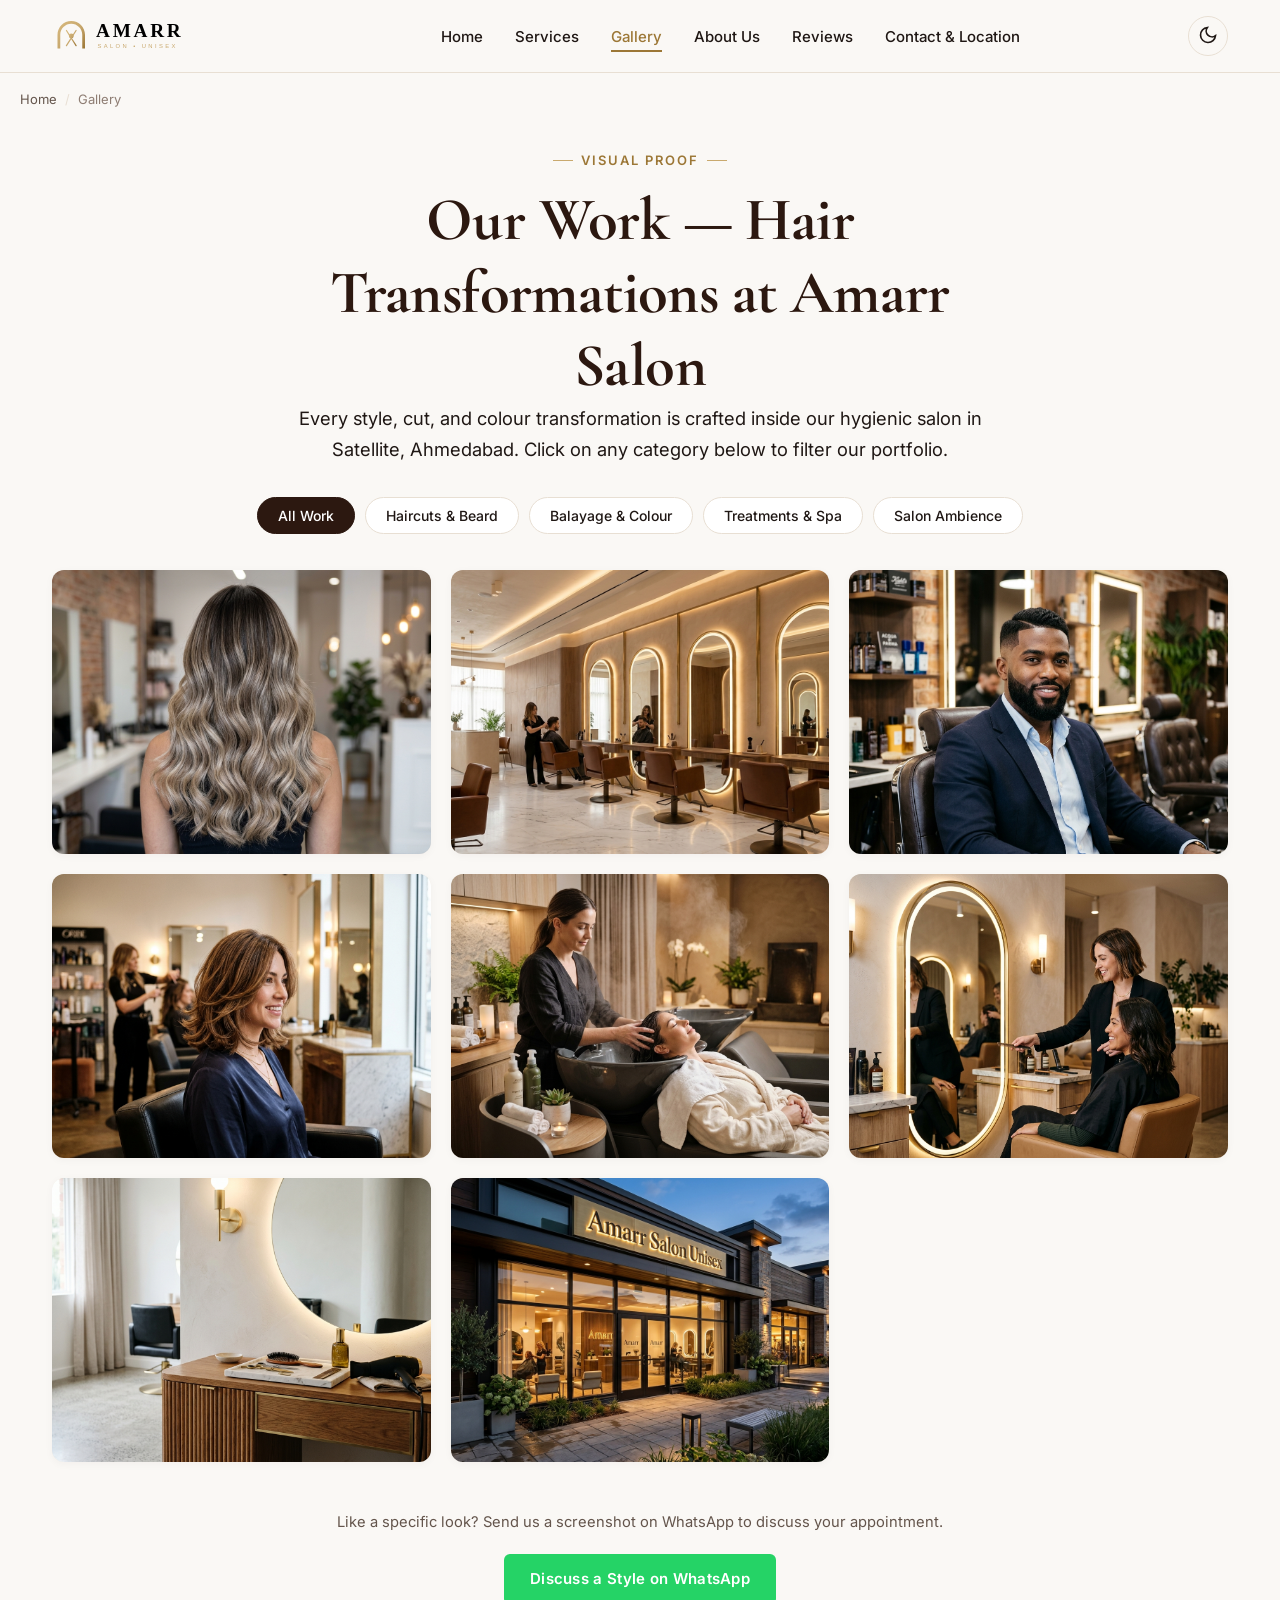
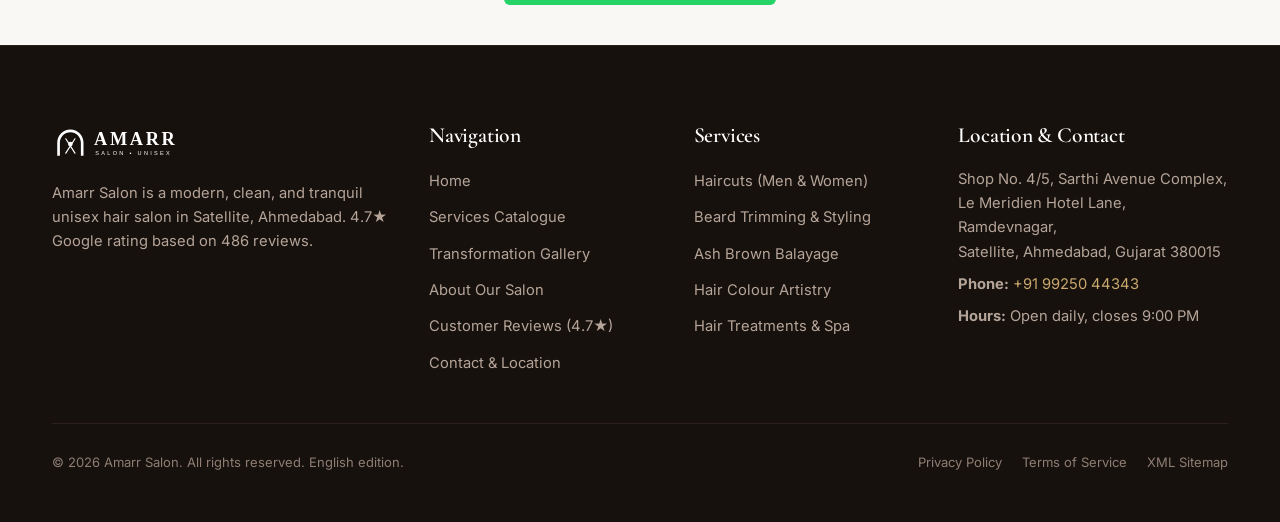
<file: gallery.html>
<!DOCTYPE html>
<html lang="en-IN">
<head>
  <meta charset="UTF-8">
  <meta name="viewport" content="width=device-width, initial-scale=1.0, viewport-fit=cover">
  <title>Haircut &amp; Colour Gallery | Amarr Salon Satellite Ahmedabad</title>
  <meta name="description" content="Browse haircuts, Ash Brown Balayage, beard trims, and calming salon interiors at Amarr Salon, Satellite, Ahmedabad. See our real work.">
  <meta name="keywords" content="Amarr Salon gallery, hair colour transformation Ahmedabad, balayage hair Ahmedabad, haircut gallery Satellite, salon interior Ahmedabad">
  <meta name="robots" content="index, follow">
  <link rel="canonical" href="https://amarrsalons.com/gallery.html">
  
  <meta property="og:type" content="website">
  <meta property="og:title" content="Transformation Gallery | Amarr Salon Satellite Ahmedabad">
  <meta property="og:description" content="Explore real haircuts, Balayage colour, and salon atmosphere at Amarr Salon.">
  <meta property="og:url" content="https://amarrsalons.com/gallery.html">
  <meta property="og:image" content="https://amarrsalons.com/assets/images/salon-hero-interior.jpg">

  <link rel="icon" type="image/svg+xml" href="assets/images/favicon.svg">
  <link rel="stylesheet" href="assets/css/style.css">

  <script type="application/ld+json">
  {
    "@context": "https://schema.org",
    "@graph": [
      {
        "@type": "HairSalon",
        "name": "Amarr Salon",
        "url": "https://amarrsalons.com/",
        "telephone": "+919925044343",
        "address": {
          "@type": "PostalAddress",
          "streetAddress": "Shop No. 4/5, Sarthi Avenue Complex, Le Meridien Hotel Lane, Ramdevnagar",
          "addressLocality": "Satellite",
          "addressRegion": "Ahmedabad, Gujarat",
          "postalCode": "380015",
          "addressCountry": "IN"
        }
      },
      {
        "@type": "BreadcrumbList",
        "itemListElement": [
          {
            "@type": "ListItem",
            "position": 1,
            "name": "Home",
            "item": "https://amarrsalons.com/"
          },
          {
            "@type": "ListItem",
            "position": 2,
            "name": "Gallery",
            "item": "https://amarrsalons.com/gallery.html"
          }
        ]
      }
    ]
  }
  </script>
</head>
<body>
  <a href="#main-content" class="skip-link">Skip to main content</a>

  <!-- Header -->
  <header class="site-header" role="banner">
    <div class="container nav-wrapper">
      <a href="index.html" class="brand-link" aria-label="Amarr Salon Homepage">
        <img src="assets/images/amarr-logo.svg" alt="Amarr Salon Logo" class="brand-logo-img" width="180" height="38">
      </a>
      <nav class="nav-menu" aria-label="Primary Navigation">
        <ul class="nav-links">
          <li><a href="index.html" class="nav-link">Home</a></li>
          <li><a href="services.html" class="nav-link">Services</a></li>
          <li><a href="gallery.html" class="nav-link active" aria-current="page">Gallery</a></li>
          <li><a href="about.html" class="nav-link">About Us</a></li>
          <li><a href="reviews.html" class="nav-link">Reviews</a></li>
          <li><a href="contact.html" class="nav-link">Contact &amp; Location</a></li>
        </ul>
      </nav>
      <div class="nav-actions">
        <button type="button" class="btn-theme-toggle" aria-label="Toggle dark/light theme">
          <span class="theme-icon-slot">
            <svg width="20" height="20" fill="none" stroke="currentColor" stroke-width="2" viewBox="0 0 24 24"><path d="M21 12.79A9 9 0 1111.21 3 7 7 0 0021 12.79z"/></svg>
          </span>
        </button>
        <button type="button" class="btn-menu-toggle" aria-expanded="false" aria-controls="mobileDrawer" aria-label="Toggle navigation menu">
          <span></span><span></span><span></span>
        </button>
      </div>
    </div>
  </header>

  <!-- Mobile Drawer -->
  <div class="drawer-backdrop" id="drawerBackdrop"></div>
  <aside class="mobile-drawer" id="mobileDrawer" aria-label="Mobile Navigation Menu">
    <div>
      <div style="margin-bottom: 24px;">
        <img src="assets/images/amarr-logo.svg" alt="Amarr Salon" style="height: 38px; width: auto;">
      </div>
      <ul class="mobile-nav-links">
        <li><a href="index.html" class="mobile-nav-link">Home</a></li>
        <li><a href="services.html" class="mobile-nav-link">Services</a></li>
        <li><a href="gallery.html" class="mobile-nav-link active">Gallery</a></li>
        <li><a href="about.html" class="mobile-nav-link">About Us</a></li>
        <li><a href="reviews.html" class="mobile-nav-link">Reviews (4.7★)</a></li>
        <li><a href="contact.html" class="mobile-nav-link">Contact &amp; Location</a></li>
      </ul>
    </div>
    <div style="padding-top: 24px; border-top: 1px solid var(--clr-surface-border);">
      <a href="tel:+919925044343" class="btn btn-outline" style="width: 100%; margin-bottom: 8px;">Call +91 99250 44343</a>
      <a href="https://wa.me/919925044343?text=Hi%2C%20I%27d%20like%20to%20book%20an%20appointment%20at%20Amarr%20Salon" class="btn btn-whatsapp" style="width: 100%;">Book via WhatsApp</a>
    </div>
  </aside>

  <!-- Main Content -->
  <main id="main-content">
    
    <!-- Breadcrumb -->
    <div class="container breadcrumb-nav">
      <ul class="breadcrumb-list">
        <li class="breadcrumb-item"><a href="index.html">Home</a></li>
        <li class="breadcrumb-separator">/</li>
        <li class="breadcrumb-item" aria-current="page">Gallery</li>
      </ul>
    </div>

    <!-- Gallery Header -->
    <section class="section" style="padding-top: 16px; padding-bottom: 40px;">
      <div class="container">
        <div class="section-header" style="margin-bottom: 32px;">
          <span class="section-eyebrow">Visual Proof</span>
          <h1>Our Work — Hair Transformations at Amarr Salon</h1>
          <p class="lead">
            Every style, cut, and colour transformation is crafted inside our hygienic salon in Satellite, Ahmedabad. Click on any category below to filter our portfolio.
          </p>
        </div>

        <!-- Filter Controls -->
        <div class="gallery-filter" role="tablist" aria-label="Gallery category filters">
          <button type="button" class="filter-btn active" data-filter="all" role="tab" aria-selected="true">All Work</button>
          <button type="button" class="filter-btn" data-filter="haircuts" role="tab" aria-selected="false">Haircuts &amp; Beard</button>
          <button type="button" class="filter-btn" data-filter="colour" role="tab" aria-selected="false">Balayage &amp; Colour</button>
          <button type="button" class="filter-btn" data-filter="treatments" role="tab" aria-selected="false">Treatments &amp; Spa</button>
          <button type="button" class="filter-btn" data-filter="ambience" role="tab" aria-selected="false">Salon Ambience</button>
        </div>

        <!-- Gallery Grid -->
        <div class="gallery-grid" id="galleryGrid">
          
          <!-- Item 1: Ash Brown Balayage -->
          <div class="gallery-item" data-category="colour">
            <img src="assets/images/ash-brown-balayage.jpg" alt="Glossy ash brown balayage hair colour transformation at Amarr Salon" width="600" height="450" loading="lazy">
            <div class="gallery-item-overlay">
              <h4>Ash Brown Balayage</h4>
              <p>Seamless cool-toned dimensional balayage on dark base.</p>
            </div>
          </div>

          <!-- Item 2: Modern Salon Interior -->
          <div class="gallery-item" data-category="ambience">
            <img src="assets/images/salon-hero-interior.jpg" alt="Clean and calming styling stations at Amarr Salon Satellite Ahmedabad" width="600" height="450" loading="lazy">
            <div class="gallery-item-overlay">
              <h4>Styling Sanctuary</h4>
              <p>Spacious, clean, and calm interior with arch illuminated mirrors.</p>
            </div>
          </div>

          <!-- Item 3: Men's Fade & Beard Grooming -->
          <div class="gallery-item" data-category="haircuts">
            <img src="assets/images/mens-haircut-beard.jpg" alt="Sharp men's fade haircut and beard sculpting at Amarr Salon" width="600" height="450" loading="lazy">
            <div class="gallery-item-overlay">
              <h4>Precision Fade &amp; Beard</h4>
              <p>Contoured beard lines and smooth skin taper for men.</p>
            </div>
          </div>

          <!-- Item 4: Women's Layered Cut & Blowout -->
          <div class="gallery-item" data-category="haircuts">
            <img src="assets/images/womens-haircut-styling.jpg" alt="Chic layered women's haircut with bouncy blowout" width="600" height="450" loading="lazy">
            <div class="gallery-item-overlay">
              <h4>Textured Layered Cut</h4>
              <p>Face-framing layers tailored to client's bone structure.</p>
            </div>
          </div>

          <!-- Item 5: Hair Spa & Treatment -->
          <div class="gallery-item" data-category="treatments">
            <img src="assets/images/hair-treatment-spa.jpg" alt="Hair spa and steam conditioning wash at Amarr Salon" width="600" height="450" loading="lazy">
            <div class="gallery-item-overlay">
              <h4>Deep Conditioning Hair Spa</h4>
              <p>Aromatic steam, relaxing scalp massage, and cuticle repair.</p>
            </div>
          </div>

          <!-- Item 6: Face-Shape Consultation -->
          <div class="gallery-item" data-category="haircuts">
            <img src="assets/images/face-shape-styling.jpg" alt="Face shape styling consultation session in front of mirror" width="600" height="450" loading="lazy">
            <div class="gallery-item-overlay">
              <h4>Face-Shape Style Consultation</h4>
              <p>Senior stylist advising optimal hair proportions.</p>
            </div>
          </div>

          <!-- Item 7: Salon Detail & Tools -->
          <div class="gallery-item" data-category="ambience">
            <img src="assets/images/salon-interior-detail.jpg" alt="Sanitized styling station and equipment at Amarr Salon" width="600" height="450" loading="lazy">
            <div class="gallery-item-overlay">
              <h4>Spotless Stations</h4>
              <p>Disinfected tools and pristine workstation setup.</p>
            </div>
          </div>

          <!-- Item 8: Storefront Exterior -->
          <div class="gallery-item" data-category="ambience">
            <img src="assets/images/salon-storefront.jpg" alt="Amarr Salon storefront exterior at Sarthi Avenue Complex Satellite" width="600" height="450" loading="lazy">
            <div class="gallery-item-overlay">
              <h4>Amarr Salon Storefront</h4>
              <p>Sarthi Avenue Complex, Le Meridien Hotel Lane, Satellite.</p>
            </div>
          </div>

        </div>

        <div style="margin-top: 48px; text-align: center;">
          <p style="font-size: 0.92rem; color: var(--clr-text-muted); margin-bottom: 20px;">
            Like a specific look? Send us a screenshot on WhatsApp to discuss your appointment.
          </p>
          <a href="https://wa.me/919925044343?text=Hi%2C%20I%20saw%20your%20gallery%20and%20would%20like%20to%20discuss%20a%20hairstyle" target="_blank" rel="noopener noreferrer" class="btn btn-whatsapp">
            Discuss a Style on WhatsApp
          </a>
        </div>
      </div>
    </section>

  </main>

  <!-- Sticky Mobile Action Bar -->
  <aside class="sticky-mobile-bar" aria-label="Quick Actions">
    <a href="tel:+919925044343" class="sticky-action-btn call-btn">
      <svg fill="none" stroke="currentColor" stroke-width="2" viewBox="0 0 24 24"><path d="M3 5a2 2 0 012-2h3.28a1 1 0 01.948.684l1.498 4.493a1 1 0 01-.502 1.21l-2.257 1.13a11.042 11.042 0 005.516 5.516l1.13-2.257a1 1 0 011.21-.502l4.493 1.498a1 1 0 01.684.949V19a2 2 0 01-2 2h-1C9.716 21 3 14.284 3 6V5z"/></svg>
      <span>Call</span>
    </a>
    <a href="https://wa.me/919925044343?text=Hi%2C%20I%27d%20like%20to%20book%20an%20appointment%20at%20Amarr%20Salon" target="_blank" rel="noopener noreferrer" class="sticky-action-btn wa-btn">
      <svg fill="currentColor" viewBox="0 0 24 24"><path d="M12.031 6.172c-3.181 0-5.767 2.586-5.768 5.766-.001 1.298.38 2.27 1.019 3.287l-.711 2.598 2.664-.698c.972.53 1.957.822 3.125.822 3.181 0 5.767-2.586 5.768-5.766 0-3.18-2.587-5.766-5.767-5.766zm9.969 5.766c0 5.518-4.482 10-10 10-1.748 0-3.393-.454-4.832-1.246l-7.168 1.879 1.916-6.993c-.887-1.499-1.416-3.255-1.416-5.14 0-5.518 4.482-10 10-10 5.518 0 10 4.482 10 10z"/></svg>
      <span>WhatsApp</span>
    </a>
    <a href="https://maps.app.goo.gl/9J7sMHmptEsJWh6V9" target="_blank" rel="noopener noreferrer" class="sticky-action-btn directions-btn">
      <svg fill="none" stroke="currentColor" stroke-width="2" viewBox="0 0 24 24"><polygon points="3 11 22 2 13 21 11 13 3 11"/></svg>
      <span>Directions</span>
    </a>
  </aside>

  <!-- Footer -->
  <footer class="site-footer" role="contentinfo">
    <div class="container">
      <div class="footer-grid">
        <div class="footer-col">
          <div style="margin-bottom: 16px;">
            <img src="assets/images/amarr-logo.svg" alt="Amarr Salon" style="height: 42px; width: auto; filter: brightness(0) invert(1);">
          </div>
          <p>Amarr Salon is a modern, clean, and tranquil unisex hair salon in Satellite, Ahmedabad. 4.7★ Google rating based on 486 reviews.</p>
        </div>
        <div class="footer-col">
          <h4>Navigation</h4>
          <ul class="footer-links">
            <li><a href="index.html">Home</a></li>
            <li><a href="services.html">Services Catalogue</a></li>
            <li><a href="gallery.html">Transformation Gallery</a></li>
            <li><a href="about.html">About Our Salon</a></li>
            <li><a href="reviews.html">Customer Reviews (4.7★)</a></li>
            <li><a href="contact.html">Contact &amp; Location</a></li>
          </ul>
        </div>
        <div class="footer-col">
          <h4>Services</h4>
          <ul class="footer-links">
            <li><a href="services.html#haircuts">Haircuts (Men &amp; Women)</a></li>
            <li><a href="services.html#beard">Beard Trimming &amp; Styling</a></li>
            <li><a href="services.html#balayage">Ash Brown Balayage</a></li>
            <li><a href="services.html#colour">Hair Colour Artistry</a></li>
            <li><a href="services.html#treatments">Hair Treatments &amp; Spa</a></li>
          </ul>
        </div>
        <div class="footer-col">
          <h4>Location &amp; Contact</h4>
          <p style="margin-bottom: 8px;">
            Shop No. 4/5, Sarthi Avenue Complex,<br>
            Le Meridien Hotel Lane, Ramdevnagar,<br>
            Satellite, Ahmedabad, Gujarat 380015
          </p>
          <p style="margin-bottom: 8px;">
            <strong>Phone:</strong> <a href="tel:+919925044343" style="color: var(--clr-accent);">+91 99250 44343</a>
          </p>
          <p><strong>Hours:</strong> Open daily, closes 9:00 PM</p>
        </div>
      </div>
      <div class="footer-bottom">
        <div>&copy; 2026 Amarr Salon. All rights reserved. English edition.</div>
        <div class="footer-bottom-links">
          <a href="privacy-policy.html">Privacy Policy</a>
          <a href="terms.html">Terms of Service</a>
          <a href="sitemap.xml">XML Sitemap</a>
        </div>
      </div>
    </div>
  </footer>

  <script src="assets/js/main.js" defer></script>
</body>
</html>
</file>
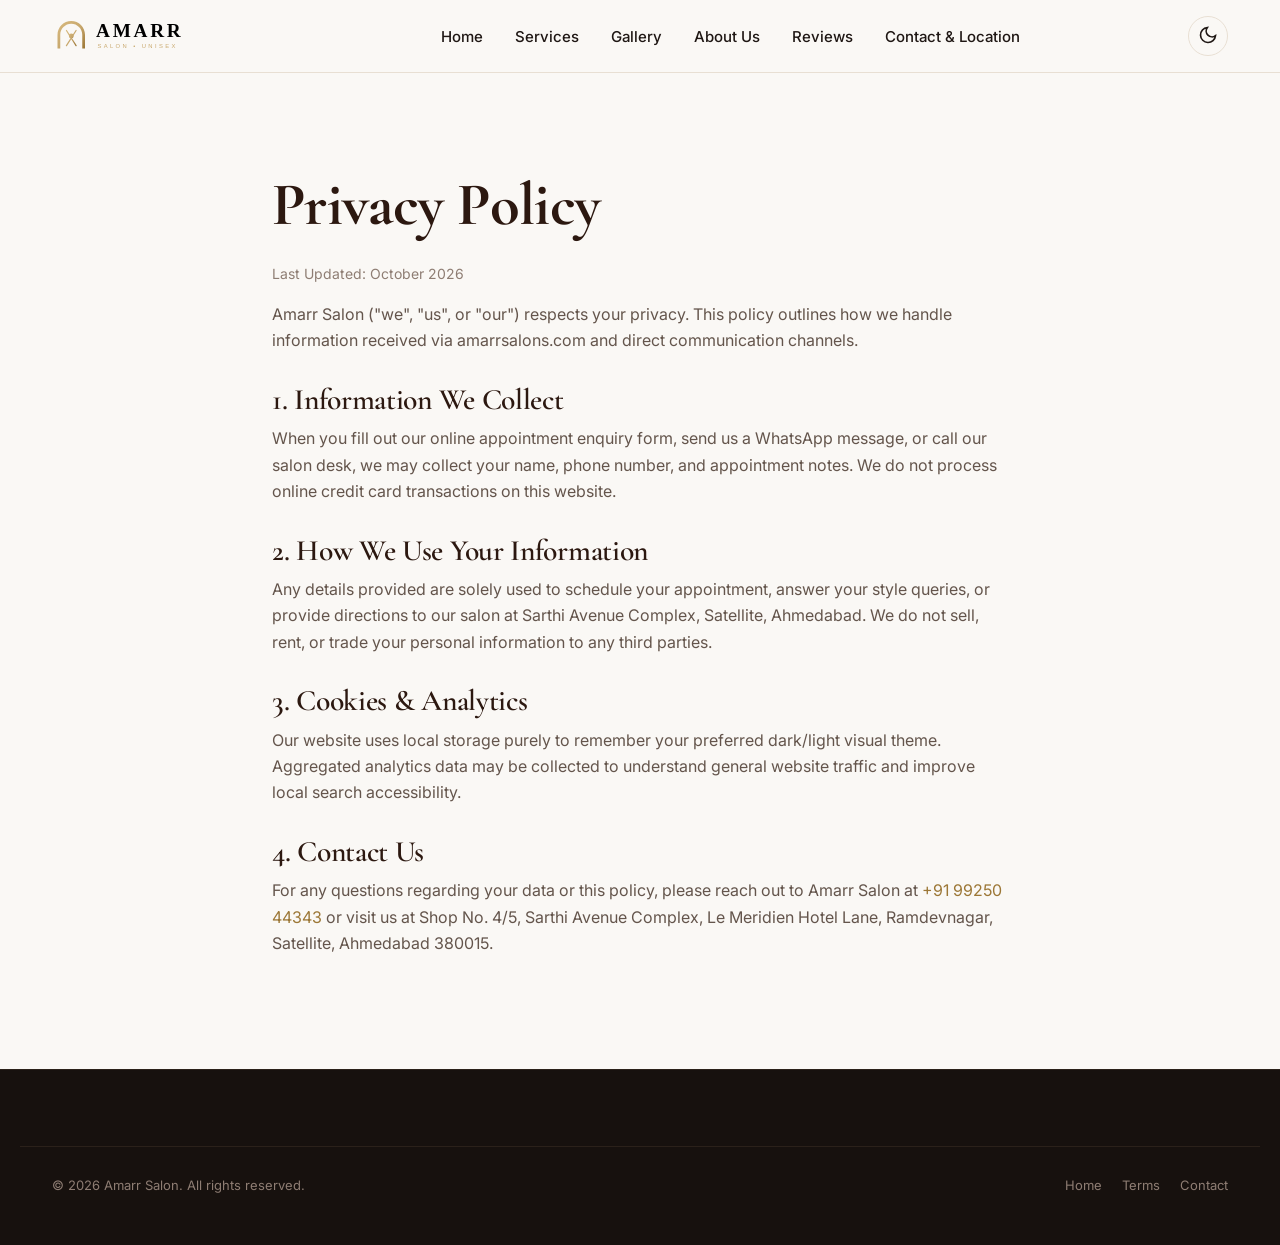
<file: privacy-policy.html>
<!DOCTYPE html>
<html lang="en-IN">
<head>
  <meta charset="UTF-8">
  <meta name="viewport" content="width=device-width, initial-scale=1.0">
  <title>Privacy Policy | Amarr Salon Satellite Ahmedabad</title>
  <meta name="description" content="Privacy Policy for Amarr Salon website and appointment enquiry services.">
  <meta name="robots" content="noindex, follow">
  <link rel="canonical" href="https://amarrsalons.com/privacy-policy.html">
  <link rel="icon" type="image/svg+xml" href="assets/images/favicon.svg">
  <link rel="stylesheet" href="assets/css/style.css">
</head>
<body>
  <a href="#main-content" class="skip-link">Skip to main content</a>
  <header class="site-header" role="banner">
    <div class="container nav-wrapper">
      <a href="index.html" class="brand-link" aria-label="Amarr Salon Homepage">
        <img src="assets/images/amarr-logo.svg" alt="Amarr Salon Logo" class="brand-logo-img" width="180" height="38">
      </a>
      <nav class="nav-menu" aria-label="Primary Navigation">
        <ul class="nav-links">
          <li><a href="index.html" class="nav-link">Home</a></li>
          <li><a href="services.html" class="nav-link">Services</a></li>
          <li><a href="gallery.html" class="nav-link">Gallery</a></li>
          <li><a href="about.html" class="nav-link">About Us</a></li>
          <li><a href="reviews.html" class="nav-link">Reviews</a></li>
          <li><a href="contact.html" class="nav-link">Contact &amp; Location</a></li>
        </ul>
      </nav>
      <div class="nav-actions">
        <button type="button" class="btn-theme-toggle" aria-label="Toggle dark/light theme">
          <span class="theme-icon-slot">
            <svg width="20" height="20" fill="none" stroke="currentColor" stroke-width="2" viewBox="0 0 24 24"><path d="M21 12.79A9 9 0 1111.21 3 7 7 0 0021 12.79z"/></svg>
          </span>
        </button>
      </div>
    </div>
  </header>

  <main id="main-content" class="section">
    <div class="container" style="max-width: 800px;">
      <h1 style="margin-bottom: 20px;">Privacy Policy</h1>
      <p style="font-size: 0.875rem; color: var(--clr-text-light);">Last Updated: October 2026</p>
      
      <p>Amarr Salon ("we", "us", or "our") respects your privacy. This policy outlines how we handle information received via amarrsalons.com and direct communication channels.</p>
      
      <h3 style="margin-top: 28px;">1. Information We Collect</h3>
      <p>When you fill out our online appointment enquiry form, send us a WhatsApp message, or call our salon desk, we may collect your name, phone number, and appointment notes. We do not process online credit card transactions on this website.</p>
      
      <h3 style="margin-top: 28px;">2. How We Use Your Information</h3>
      <p>Any details provided are solely used to schedule your appointment, answer your style queries, or provide directions to our salon at Sarthi Avenue Complex, Satellite, Ahmedabad. We do not sell, rent, or trade your personal information to any third parties.</p>
      
      <h3 style="margin-top: 28px;">3. Cookies &amp; Analytics</h3>
      <p>Our website uses local storage purely to remember your preferred dark/light visual theme. Aggregated analytics data may be collected to understand general website traffic and improve local search accessibility.</p>
      
      <h3 style="margin-top: 28px;">4. Contact Us</h3>
      <p>For any questions regarding your data or this policy, please reach out to Amarr Salon at <a href="tel:+919925044343">+91 99250 44343</a> or visit us at Shop No. 4/5, Sarthi Avenue Complex, Le Meridien Hotel Lane, Ramdevnagar, Satellite, Ahmedabad 380015.</p>
    </div>
  </main>

  <footer class="site-footer">
    <div class="container footer-bottom">
      <div>&copy; 2026 Amarr Salon. All rights reserved.</div>
      <div class="footer-bottom-links">
        <a href="index.html">Home</a>
        <a href="terms.html">Terms</a>
        <a href="contact.html">Contact</a>
      </div>
    </div>
  </footer>
  <script src="assets/js/main.js" defer></script>
</body>
</html>
</file>
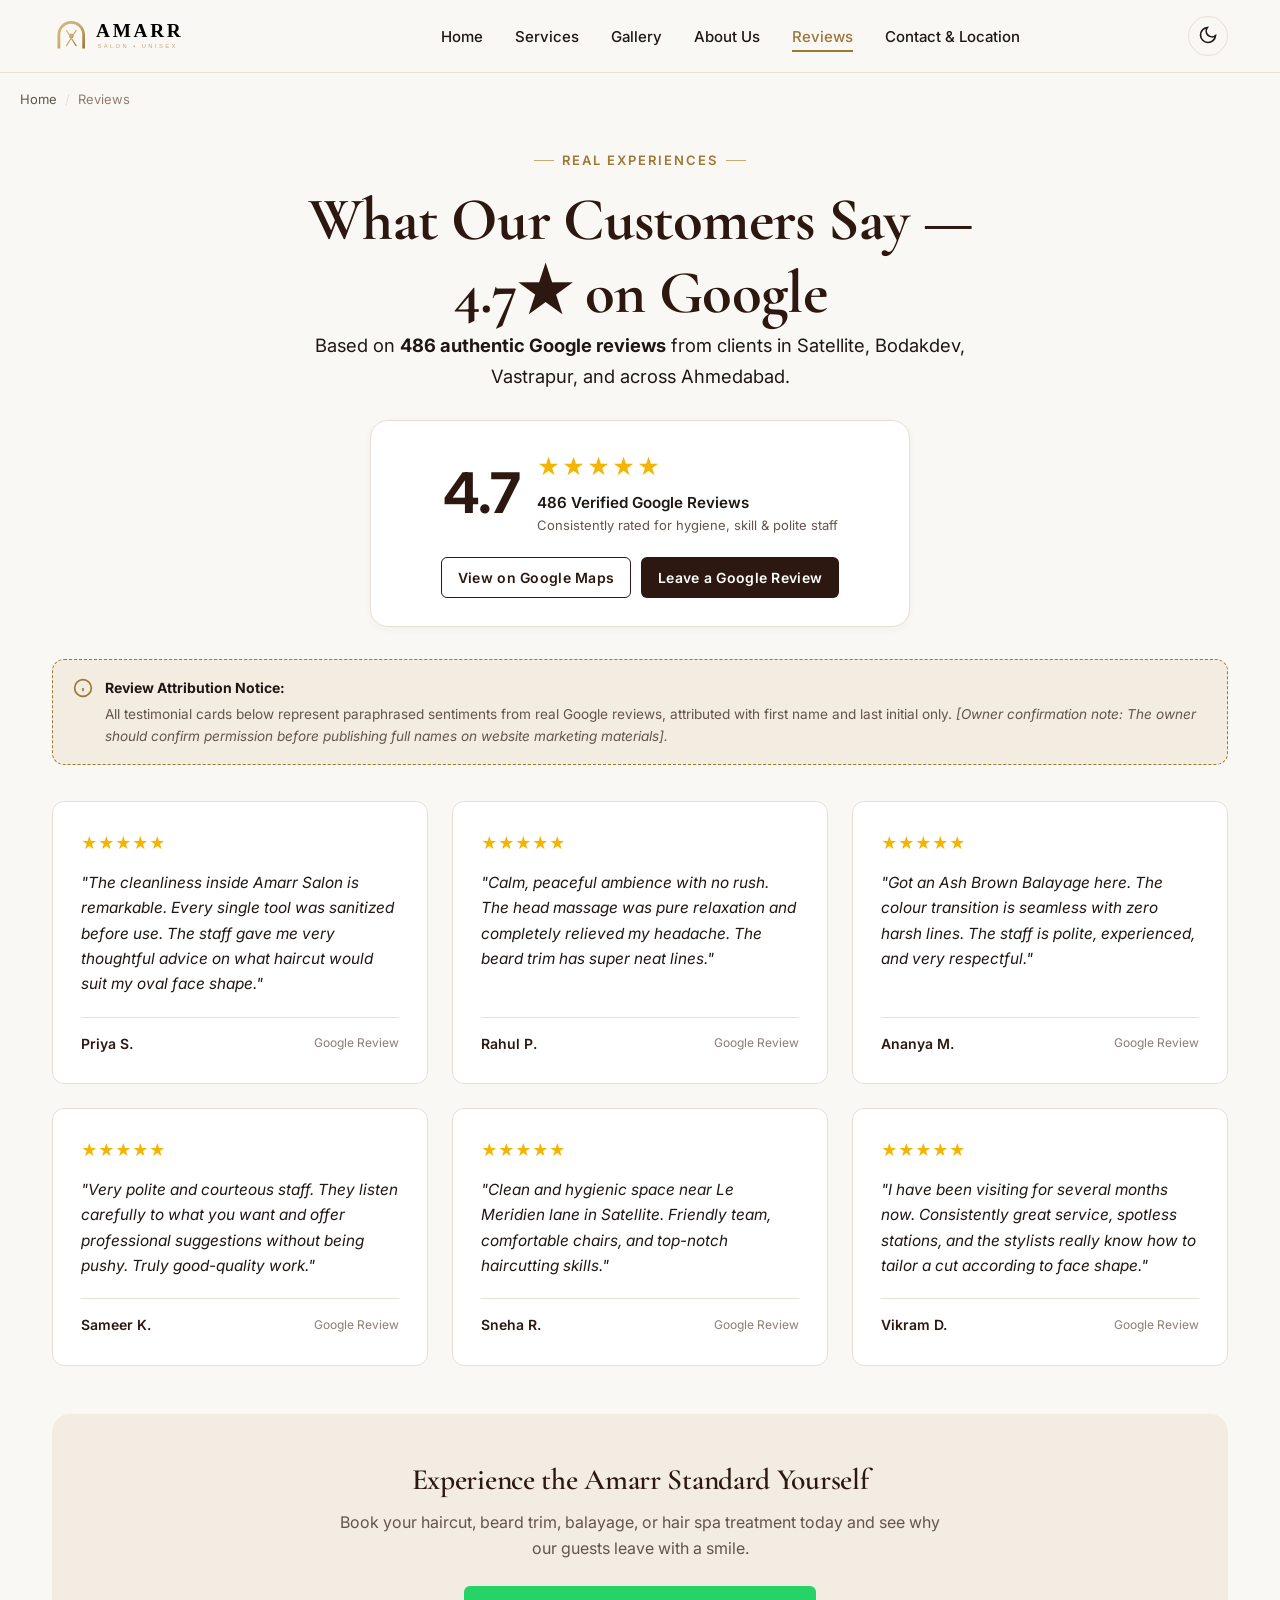
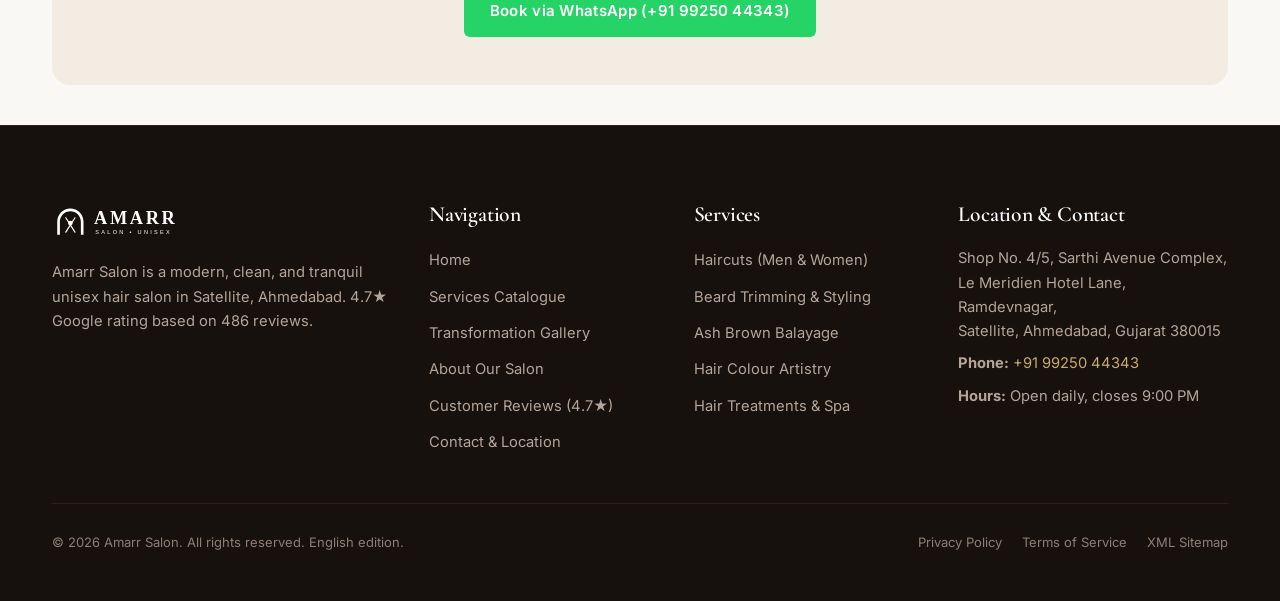
<file: reviews.html>
<!DOCTYPE html>
<html lang="en-IN">
<head>
  <meta charset="UTF-8">
  <meta name="viewport" content="width=device-width, initial-scale=1.0, viewport-fit=cover">
  <title>Customer Reviews 4.7★ | Amarr Salon Satellite Ahmedabad</title>
  <meta name="description" content="Read verified customer feedback for Amarr Salon in Satellite, Ahmedabad. Rated 4.7 stars by 486 Google reviewers for hygiene, haircuts &amp; calm ambience.">
  <meta name="keywords" content="Amarr Salon reviews, best salon Satellite Ahmedabad, Google reviews Amarr Salon, hair salon reviews Ahmedabad">
  <meta name="robots" content="index, follow">
  <link rel="canonical" href="https://amarrsalons.com/reviews.html">
  
  <meta property="og:type" content="website">
  <meta property="og:title" content="Customer Reviews 4.7★ | Amarr Salon Satellite Ahmedabad">
  <meta property="og:description" content="Rated 4.7/5 stars across 486 Google reviews. Discover why clients love Amarr Salon.">
  <meta property="og:url" content="https://amarrsalons.com/reviews.html">
  <meta property="og:image" content="https://amarrsalons.com/assets/images/salon-hero-interior.jpg">

  <link rel="icon" type="image/svg+xml" href="assets/images/favicon.svg">
  <link rel="stylesheet" href="assets/css/style.css">

  <script type="application/ld+json">
  {
    "@context": "https://schema.org",
    "@graph": [
      {
        "@type": "HairSalon",
        "name": "Amarr Salon",
        "url": "https://amarrsalons.com/",
        "telephone": "+919925044343",
        "aggregateRating": {
          "@type": "AggregateRating",
          "ratingValue": "4.7",
          "reviewCount": "486",
          "bestRating": "5",
          "worstRating": "1"
        },
        "address": {
          "@type": "PostalAddress",
          "streetAddress": "Shop No. 4/5, Sarthi Avenue Complex, Le Meridien Hotel Lane, Ramdevnagar",
          "addressLocality": "Satellite",
          "addressRegion": "Ahmedabad, Gujarat",
          "postalCode": "380015",
          "addressCountry": "IN"
        }
      },
      {
        "@type": "BreadcrumbList",
        "itemListElement": [
          {
            "@type": "ListItem",
            "position": 1,
            "name": "Home",
            "item": "https://amarrsalons.com/"
          },
          {
            "@type": "ListItem",
            "position": 2,
            "name": "Reviews",
            "item": "https://amarrsalons.com/reviews.html"
          }
        ]
      }
    ]
  }
  </script>
</head>
<body>
  <a href="#main-content" class="skip-link">Skip to main content</a>

  <!-- Header -->
  <header class="site-header" role="banner">
    <div class="container nav-wrapper">
      <a href="index.html" class="brand-link" aria-label="Amarr Salon Homepage">
        <img src="assets/images/amarr-logo.svg" alt="Amarr Salon Logo" class="brand-logo-img" width="180" height="38">
      </a>
      <nav class="nav-menu" aria-label="Primary Navigation">
        <ul class="nav-links">
          <li><a href="index.html" class="nav-link">Home</a></li>
          <li><a href="services.html" class="nav-link">Services</a></li>
          <li><a href="gallery.html" class="nav-link">Gallery</a></li>
          <li><a href="about.html" class="nav-link">About Us</a></li>
          <li><a href="reviews.html" class="nav-link active" aria-current="page">Reviews</a></li>
          <li><a href="contact.html" class="nav-link">Contact &amp; Location</a></li>
        </ul>
      </nav>
      <div class="nav-actions">
        <button type="button" class="btn-theme-toggle" aria-label="Toggle dark/light theme">
          <span class="theme-icon-slot">
            <svg width="20" height="20" fill="none" stroke="currentColor" stroke-width="2" viewBox="0 0 24 24"><path d="M21 12.79A9 9 0 1111.21 3 7 7 0 0021 12.79z"/></svg>
          </span>
        </button>
        <button type="button" class="btn-menu-toggle" aria-expanded="false" aria-controls="mobileDrawer" aria-label="Toggle navigation menu">
          <span></span><span></span><span></span>
        </button>
      </div>
    </div>
  </header>

  <!-- Mobile Drawer -->
  <div class="drawer-backdrop" id="drawerBackdrop"></div>
  <aside class="mobile-drawer" id="mobileDrawer" aria-label="Mobile Navigation Menu">
    <div>
      <div style="margin-bottom: 24px;">
        <img src="assets/images/amarr-logo.svg" alt="Amarr Salon" style="height: 38px; width: auto;">
      </div>
      <ul class="mobile-nav-links">
        <li><a href="index.html" class="mobile-nav-link">Home</a></li>
        <li><a href="services.html" class="mobile-nav-link">Services</a></li>
        <li><a href="gallery.html" class="mobile-nav-link">Gallery</a></li>
        <li><a href="about.html" class="mobile-nav-link">About Us</a></li>
        <li><a href="reviews.html" class="mobile-nav-link active">Reviews (4.7★)</a></li>
        <li><a href="contact.html" class="mobile-nav-link">Contact &amp; Location</a></li>
      </ul>
    </div>
    <div style="padding-top: 24px; border-top: 1px solid var(--clr-surface-border);">
      <a href="tel:+919925044343" class="btn btn-outline" style="width: 100%; margin-bottom: 8px;">Call +91 99250 44343</a>
      <a href="https://wa.me/919925044343?text=Hi%2C%20I%27d%20like%20to%20book%20an%20appointment%20at%20Amarr%20Salon" class="btn btn-whatsapp" style="width: 100%;">Book via WhatsApp</a>
    </div>
  </aside>

  <!-- Main Content -->
  <main id="main-content">
    
    <div class="container breadcrumb-nav">
      <ul class="breadcrumb-list">
        <li class="breadcrumb-item"><a href="index.html">Home</a></li>
        <li class="breadcrumb-separator">/</li>
        <li class="breadcrumb-item" aria-current="page">Reviews</li>
      </ul>
    </div>

    <!-- Rating Summary Header -->
    <section class="section" style="padding-top: 16px; padding-bottom: 40px;">
      <div class="container">
        <div class="section-header" style="margin-bottom: 32px;">
          <span class="section-eyebrow">Real Experiences</span>
          <h1>What Our Customers Say — 4.7★ on Google</h1>
          <p class="lead">
            Based on <strong>486 authentic Google reviews</strong> from clients in Satellite, Bodakdev, Vastrapur, and across Ahmedabad.
          </p>

          <!-- Overall Score Badge Card -->
          <div style="background: var(--clr-surface-card); border: 1px solid var(--clr-surface-border); border-radius: var(--radius-lg); padding: 28px; max-width: 540px; margin: 28px auto 0; box-shadow: var(--shadow-sm);">
            <div style="display: flex; align-items: center; justify-content: center; gap: 16px; flex-wrap: wrap;">
              <div style="font-size: 3.5rem; font-weight: 700; color: var(--clr-primary); line-height: 1;">4.7</div>
              <div style="text-align: left;">
                <div style="color: #F4B400; font-size: 1.4rem; letter-spacing: 2px;">★★★★★</div>
                <div style="font-size: 0.95rem; font-weight: 600; color: var(--clr-text); margin-top: 4px;">486 Verified Google Reviews</div>
                <div style="font-size: 0.8125rem; color: var(--clr-text-muted);">Consistently rated for hygiene, skill &amp; polite staff</div>
              </div>
            </div>

            <div style="margin-top: 20px; display: flex; gap: 10px; justify-content: center; flex-wrap: wrap;">
              <a href="https://maps.app.goo.gl/9J7sMHmptEsJWh6V9" target="_blank" rel="noopener noreferrer" class="btn btn-outline btn-sm">
                View on Google Maps
              </a>
              <a href="https://maps.app.goo.gl/9J7sMHmptEsJWh6V9" target="_blank" rel="noopener noreferrer" class="btn btn-primary btn-sm">
                Leave a Google Review
              </a>
            </div>
          </div>
        </div>

        <!-- Privacy & Permissions Notice (Hard constraint) -->
        <div class="owner-notice-box">
          <svg width="20" height="20" fill="none" stroke="currentColor" stroke-width="2" viewBox="0 0 24 24"><circle cx="12" cy="12" r="10"/><line x1="12" y1="16" x2="12" y2="12"/><line x1="12" y1="8" x2="12.01" y2="8"/></svg>
          <div>
            <strong>Review Attribution Notice:</strong>
            <p style="margin: 4px 0 0; font-size: 0.85rem; color: var(--clr-text-muted);">
              All testimonial cards below represent paraphrased sentiments from real Google reviews, attributed with first name and last initial only. <em>[Owner confirmation note: The owner should confirm permission before publishing full names on website marketing materials].</em>
            </p>
          </div>
        </div>

        <!-- Reviews Grid -->
        <div class="reviews-grid" style="margin-top: 36px;">
          
          <div class="review-card">
            <div class="review-card-stars">★★★★★</div>
            <p class="review-card-text">
              "The cleanliness inside Amarr Salon is remarkable. Every single tool was sanitized before use. The staff gave me very thoughtful advice on what haircut would suit my oval face shape."
            </p>
            <div class="review-author">
              <span class="author-name">Priya S.</span>
              <span class="review-source-tag">Google Review</span>
            </div>
          </div>

          <div class="review-card">
            <div class="review-card-stars">★★★★★</div>
            <p class="review-card-text">
              "Calm, peaceful ambience with no rush. The head massage was pure relaxation and completely relieved my headache. The beard trim has super neat lines."
            </p>
            <div class="review-author">
              <span class="author-name">Rahul P.</span>
              <span class="review-source-tag">Google Review</span>
            </div>
          </div>

          <div class="review-card">
            <div class="review-card-stars">★★★★★</div>
            <p class="review-card-text">
              "Got an Ash Brown Balayage here. The colour transition is seamless with zero harsh lines. The staff is polite, experienced, and very respectful."
            </p>
            <div class="review-author">
              <span class="author-name">Ananya M.</span>
              <span class="review-source-tag">Google Review</span>
            </div>
          </div>

          <div class="review-card">
            <div class="review-card-stars">★★★★★</div>
            <p class="review-card-text">
              "Very polite and courteous staff. They listen carefully to what you want and offer professional suggestions without being pushy. Truly good-quality work."
            </p>
            <div class="review-author">
              <span class="author-name">Sameer K.</span>
              <span class="review-source-tag">Google Review</span>
            </div>
          </div>

          <div class="review-card">
            <div class="review-card-stars">★★★★★</div>
            <p class="review-card-text">
              "Clean and hygienic space near Le Meridien lane in Satellite. Friendly team, comfortable chairs, and top-notch haircutting skills."
            </p>
            <div class="review-author">
              <span class="author-name">Sneha R.</span>
              <span class="review-source-tag">Google Review</span>
            </div>
          </div>

          <div class="review-card">
            <div class="review-card-stars">★★★★★</div>
            <p class="review-card-text">
              "I have been visiting for several months now. Consistently great service, spotless stations, and the stylists really know how to tailor a cut according to face shape."
            </p>
            <div class="review-author">
              <span class="author-name">Vikram D.</span>
              <span class="review-source-tag">Google Review</span>
            </div>
          </div>

        </div>

        <!-- Experience Callout -->
        <div style="background-color: var(--clr-surface-alt); border-radius: var(--radius-lg); padding: clamp(28px, 5vw, 48px); margin-top: 48px; text-align: center;">
          <h2 style="font-size: 1.85rem; margin-bottom: 12px;">Experience the Amarr Standard Yourself</h2>
          <p style="max-width: 600px; margin: 0 auto 24px; color: var(--clr-text-muted);">
            Book your haircut, beard trim, balayage, or hair spa treatment today and see why our guests leave with a smile.
          </p>
          <a href="https://wa.me/919925044343?text=Hi%2C%20I%27d%20like%20to%20book%20an%20appointment%20at%20Amarr%20Salon" target="_blank" rel="noopener noreferrer" class="btn btn-whatsapp">
            Book via WhatsApp (+91 99250 44343)
          </a>
        </div>

      </div>
    </section>

  </main>

  <!-- Sticky Mobile Action Bar -->
  <aside class="sticky-mobile-bar" aria-label="Quick Actions">
    <a href="tel:+919925044343" class="sticky-action-btn call-btn">
      <svg fill="none" stroke="currentColor" stroke-width="2" viewBox="0 0 24 24"><path d="M3 5a2 2 0 012-2h3.28a1 1 0 01.948.684l1.498 4.493a1 1 0 01-.502 1.21l-2.257 1.13a11.042 11.042 0 005.516 5.516l1.13-2.257a1 1 0 011.21-.502l4.493 1.498a1 1 0 01.684.949V19a2 2 0 01-2 2h-1C9.716 21 3 14.284 3 6V5z"/></svg>
      <span>Call</span>
    </a>
    <a href="https://wa.me/919925044343?text=Hi%2C%20I%27d%20like%20to%20book%20an%20appointment%20at%20Amarr%20Salon" target="_blank" rel="noopener noreferrer" class="sticky-action-btn wa-btn">
      <svg fill="currentColor" viewBox="0 0 24 24"><path d="M12.031 6.172c-3.181 0-5.767 2.586-5.768 5.766-.001 1.298.38 2.27 1.019 3.287l-.711 2.598 2.664-.698c.972.53 1.957.822 3.125.822 3.181 0 5.767-2.586 5.768-5.766 0-3.18-2.587-5.766-5.767-5.766zm9.969 5.766c0 5.518-4.482 10-10 10-1.748 0-3.393-.454-4.832-1.246l-7.168 1.879 1.916-6.993c-.887-1.499-1.416-3.255-1.416-5.14 0-5.518 4.482-10 10-10 5.518 0 10 4.482 10 10z"/></svg>
      <span>WhatsApp</span>
    </a>
    <a href="https://maps.app.goo.gl/9J7sMHmptEsJWh6V9" target="_blank" rel="noopener noreferrer" class="sticky-action-btn directions-btn">
      <svg fill="none" stroke="currentColor" stroke-width="2" viewBox="0 0 24 24"><polygon points="3 11 22 2 13 21 11 13 3 11"/></svg>
      <span>Directions</span>
    </a>
  </aside>

  <!-- Footer -->
  <footer class="site-footer" role="contentinfo">
    <div class="container">
      <div class="footer-grid">
        <div class="footer-col">
          <div style="margin-bottom: 16px;">
            <img src="assets/images/amarr-logo.svg" alt="Amarr Salon" style="height: 42px; width: auto; filter: brightness(0) invert(1);">
          </div>
          <p>Amarr Salon is a modern, clean, and tranquil unisex hair salon in Satellite, Ahmedabad. 4.7★ Google rating based on 486 reviews.</p>
        </div>
        <div class="footer-col">
          <h4>Navigation</h4>
          <ul class="footer-links">
            <li><a href="index.html">Home</a></li>
            <li><a href="services.html">Services Catalogue</a></li>
            <li><a href="gallery.html">Transformation Gallery</a></li>
            <li><a href="about.html">About Our Salon</a></li>
            <li><a href="reviews.html">Customer Reviews (4.7★)</a></li>
            <li><a href="contact.html">Contact &amp; Location</a></li>
          </ul>
        </div>
        <div class="footer-col">
          <h4>Services</h4>
          <ul class="footer-links">
            <li><a href="services.html#haircuts">Haircuts (Men &amp; Women)</a></li>
            <li><a href="services.html#beard">Beard Trimming &amp; Styling</a></li>
            <li><a href="services.html#balayage">Ash Brown Balayage</a></li>
            <li><a href="services.html#colour">Hair Colour Artistry</a></li>
            <li><a href="services.html#treatments">Hair Treatments &amp; Spa</a></li>
          </ul>
        </div>
        <div class="footer-col">
          <h4>Location &amp; Contact</h4>
          <p style="margin-bottom: 8px;">
            Shop No. 4/5, Sarthi Avenue Complex,<br>
            Le Meridien Hotel Lane, Ramdevnagar,<br>
            Satellite, Ahmedabad, Gujarat 380015
          </p>
          <p style="margin-bottom: 8px;">
            <strong>Phone:</strong> <a href="tel:+919925044343" style="color: var(--clr-accent);">+91 99250 44343</a>
          </p>
          <p><strong>Hours:</strong> Open daily, closes 9:00 PM</p>
        </div>
      </div>
      <div class="footer-bottom">
        <div>&copy; 2026 Amarr Salon. All rights reserved. English edition.</div>
        <div class="footer-bottom-links">
          <a href="privacy-policy.html">Privacy Policy</a>
          <a href="terms.html">Terms of Service</a>
          <a href="sitemap.xml">XML Sitemap</a>
        </div>
      </div>
    </div>
  </footer>

  <script src="assets/js/main.js" defer></script>
</body>
</html>
</file>
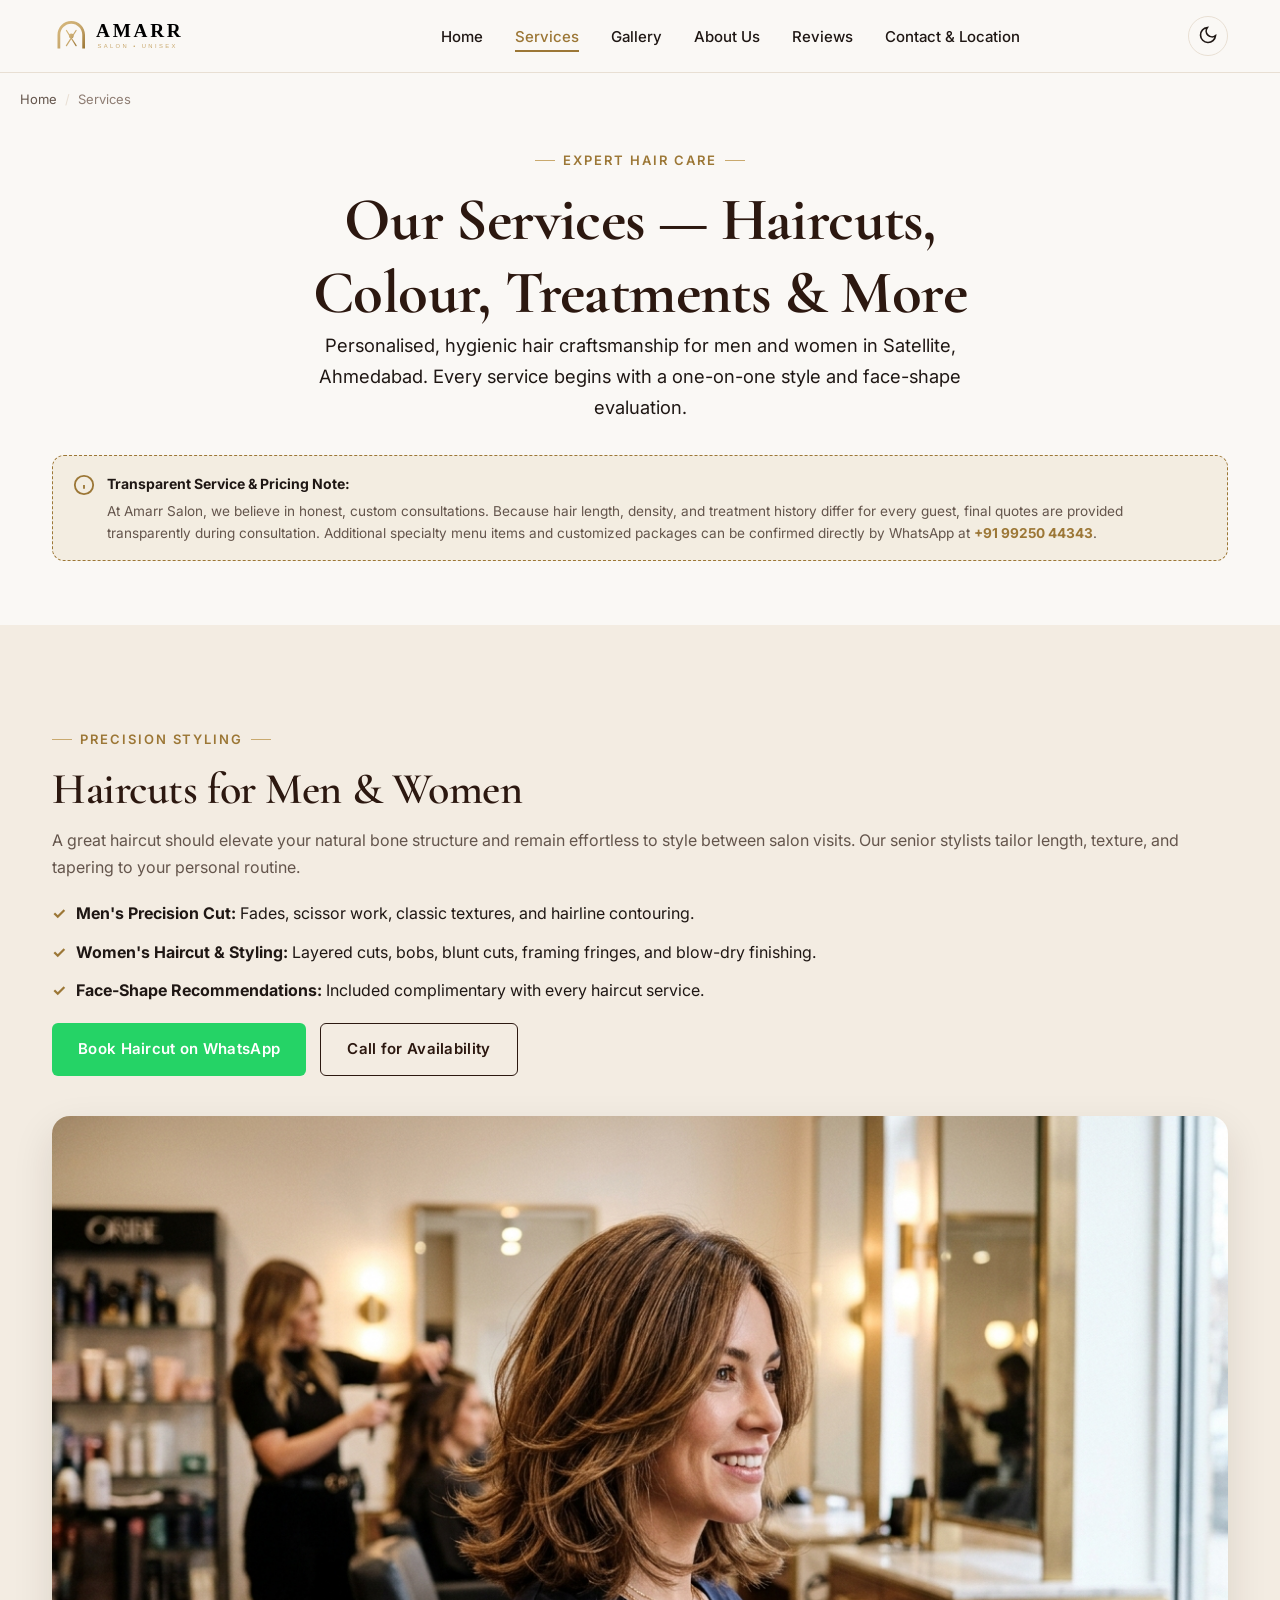
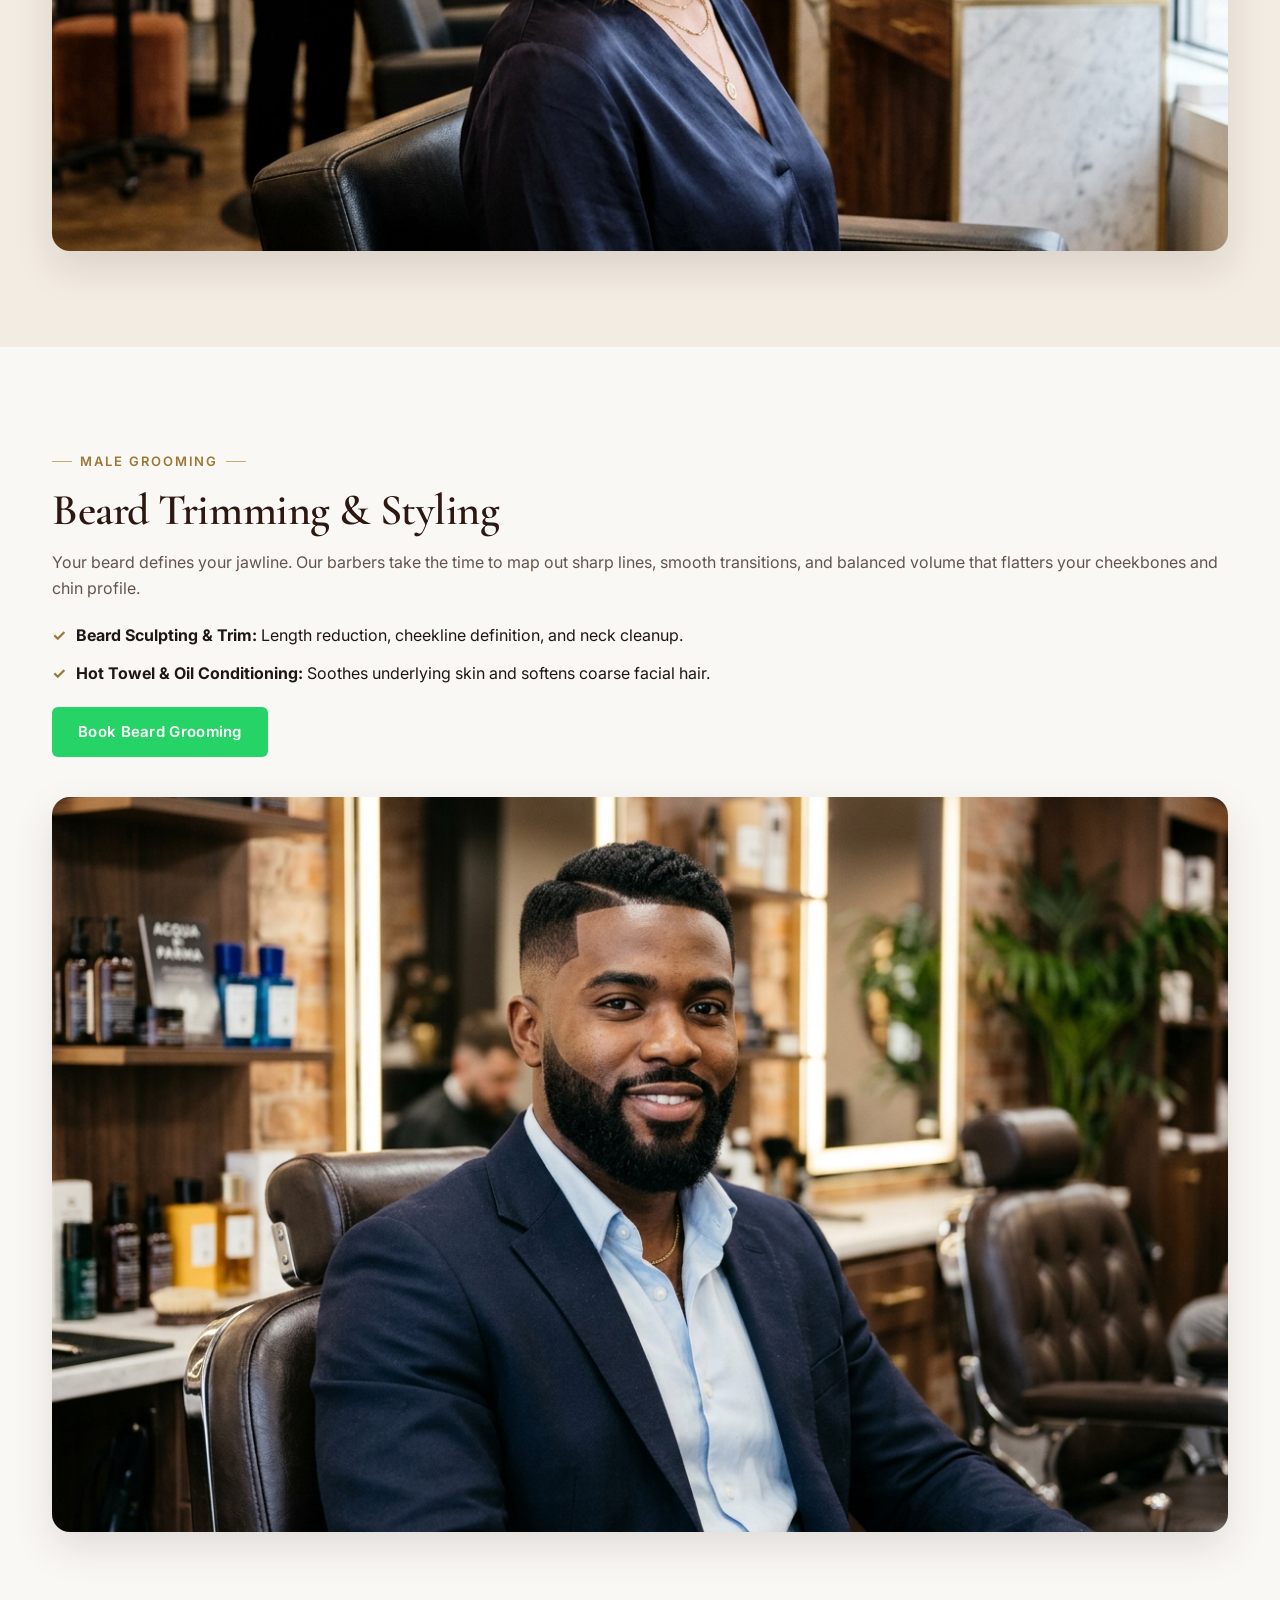
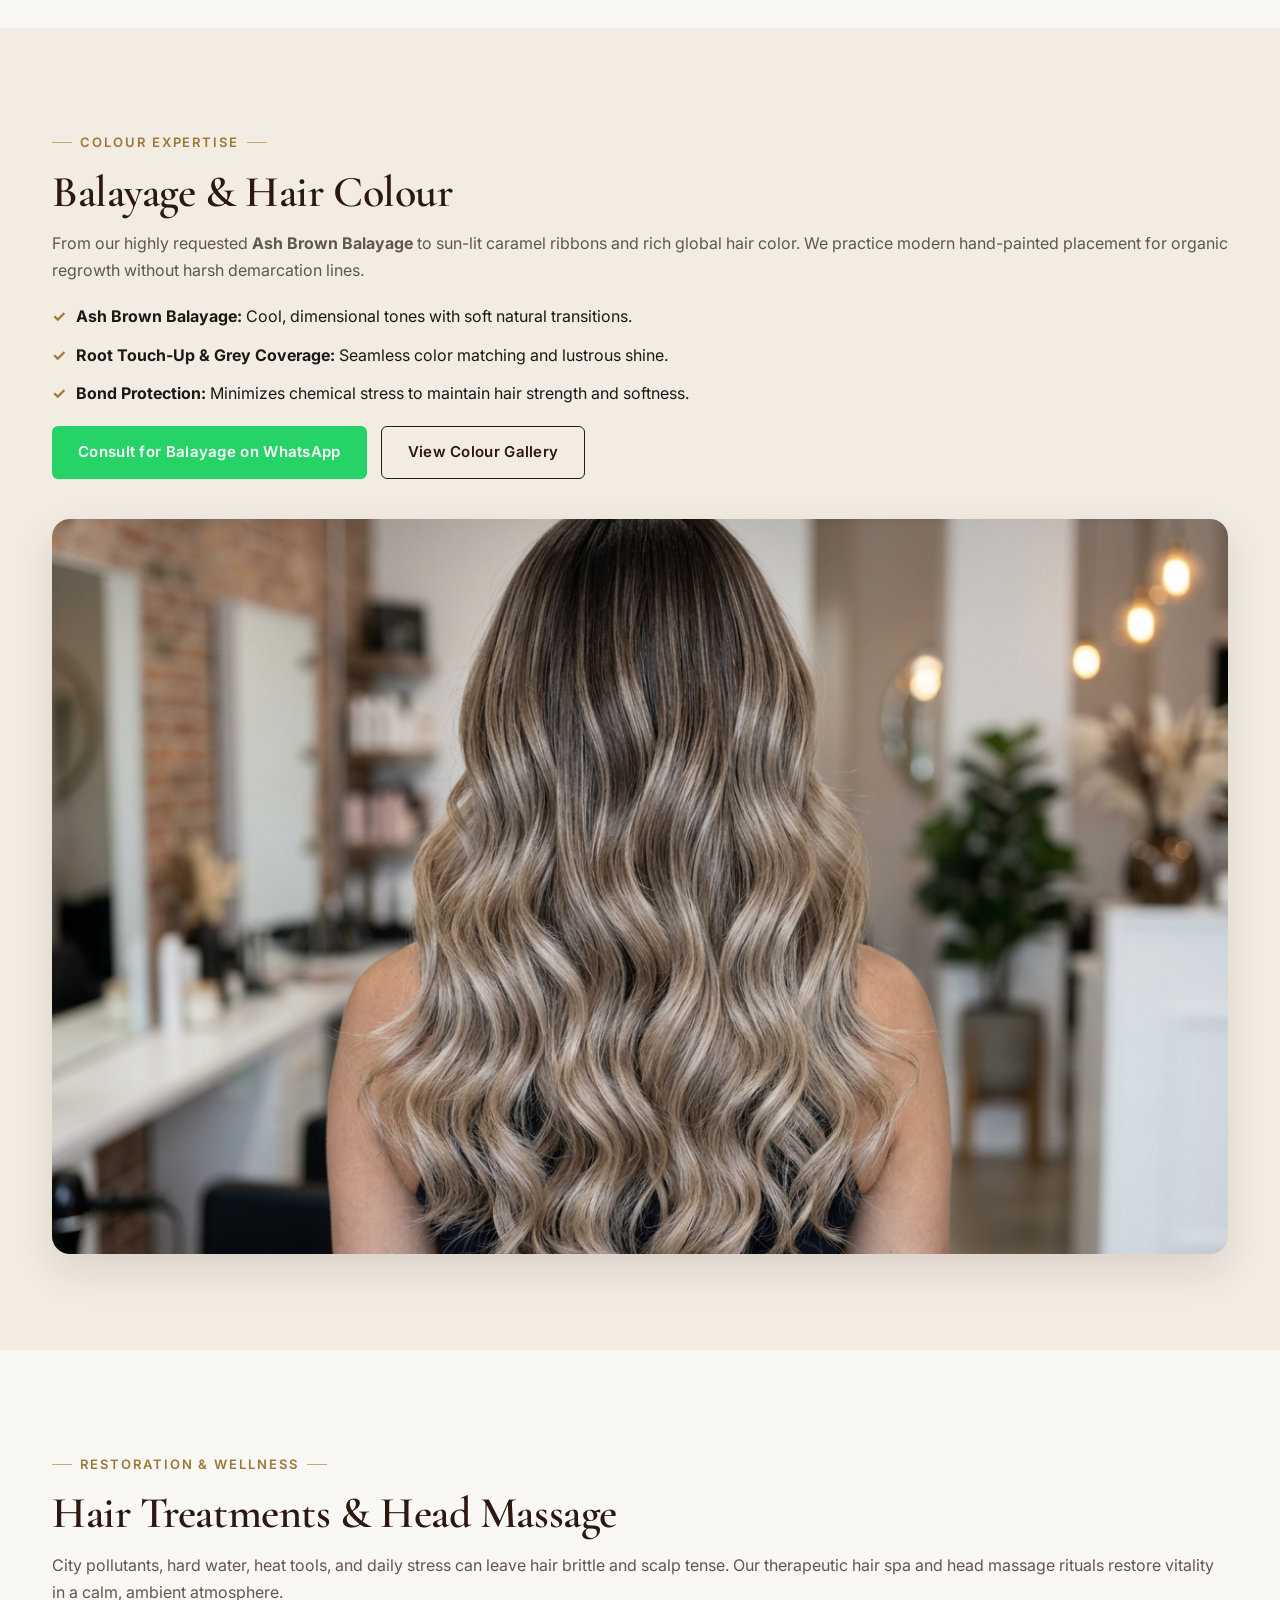
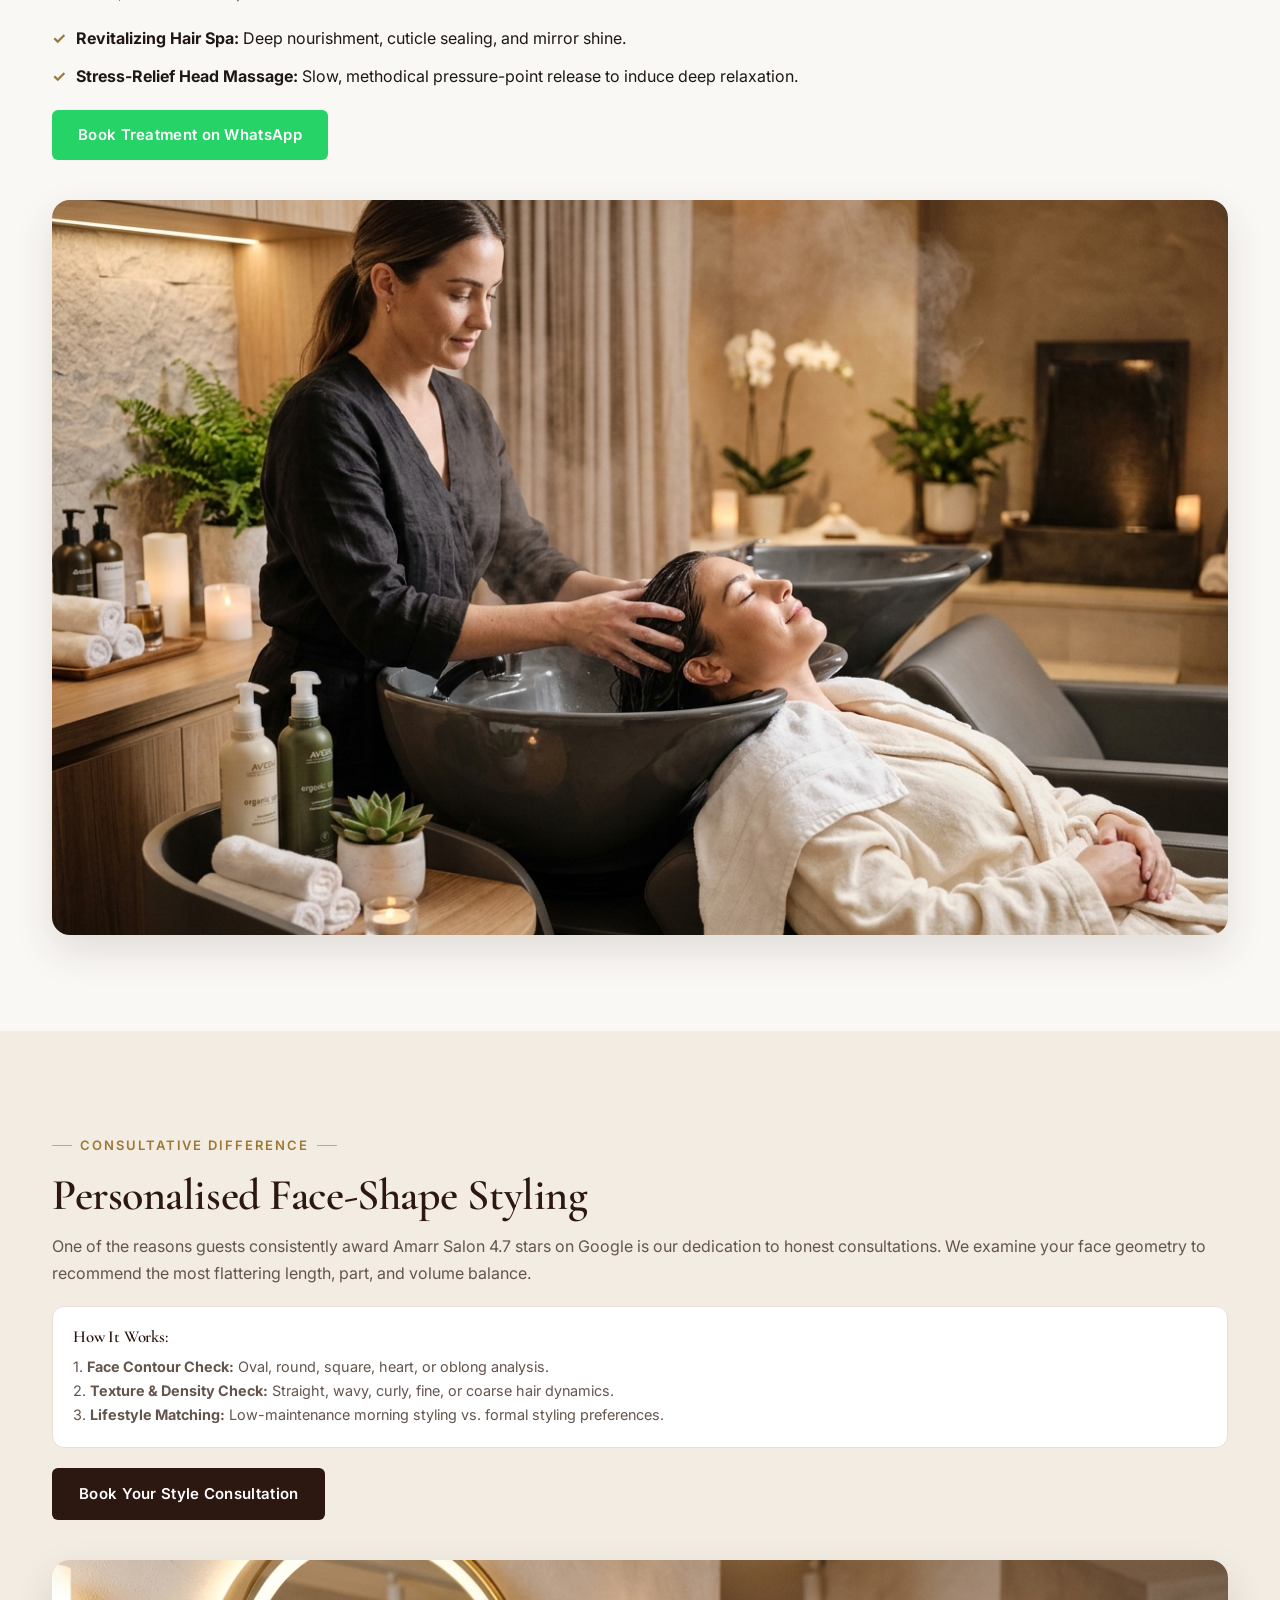
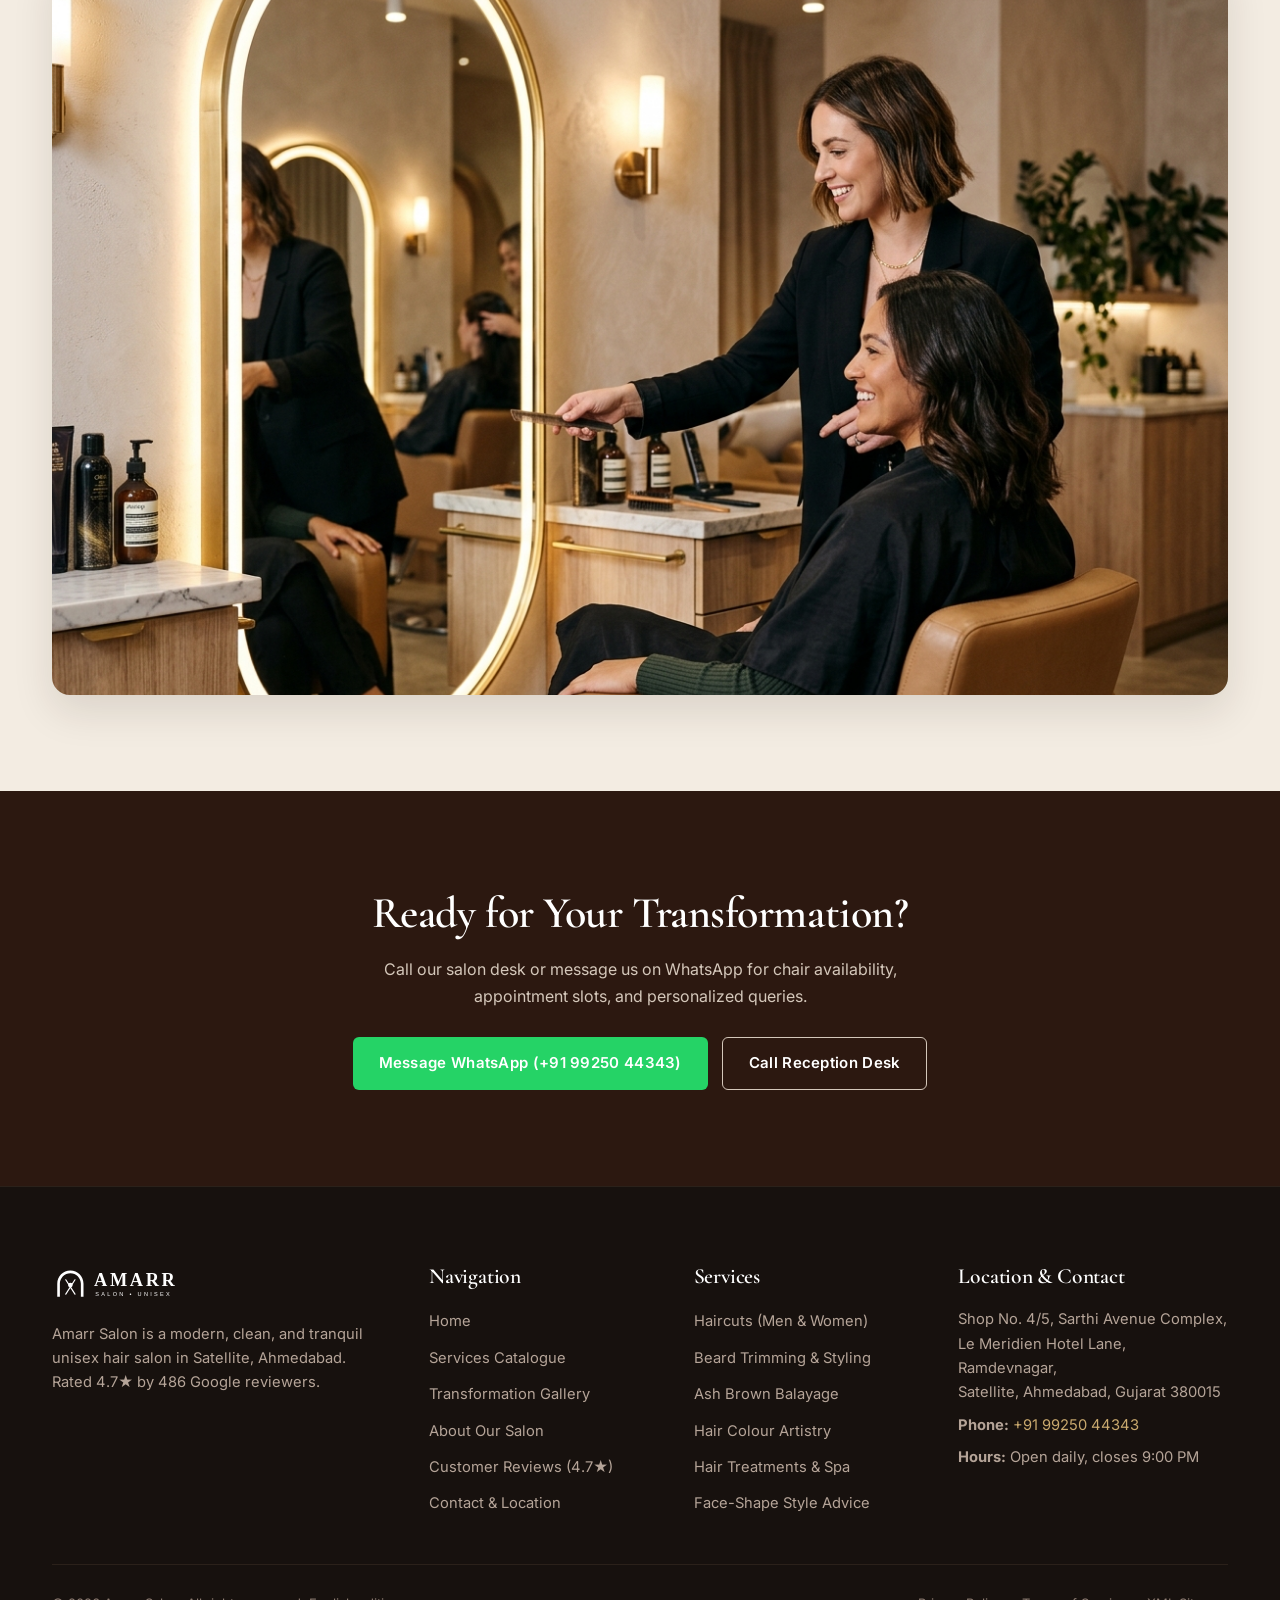
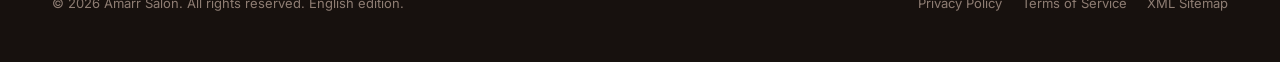
<file: services.html>
<!DOCTYPE html>
<html lang="en-IN">
<head>
  <meta charset="UTF-8">
  <meta name="viewport" content="width=device-width, initial-scale=1.0, viewport-fit=cover">
  <title>Services — Haircuts, Colour &amp; Treatments | Amarr Salon Satellite Ahmedabad</title>
  <meta name="description" content="Explore unisex haircuts, beard grooming, balayage hair colour, hair spa and face-shape consultations at Amarr Salon, Satellite, Ahmedabad. Call +91 99250 44343.">
  <meta name="keywords" content="haircut Satellite Ahmedabad, beard trim Ahmedabad, balayage Ahmedabad, hair treatment Ahmedabad, unisex salon services Ahmedabad, Amarr Salon">
  <meta name="robots" content="index, follow">
  <link rel="canonical" href="https://amarrsalons.com/services.html">
  
  <!-- Open Graph -->
  <meta property="og:type" content="website">
  <meta property="og:title" content="Services — Haircuts, Balayage &amp; Treatments | Amarr Salon">
  <meta property="og:description" content="Precision haircutting, beard grooming, Ash Brown Balayage, and restorative hair spa at Amarr Salon, Satellite, Ahmedabad.">
  <meta property="og:url" content="https://amarrsalons.com/services.html">
  <meta property="og:image" content="https://amarrsalons.com/assets/images/ash-brown-balayage.jpg">
  
  <!-- Twitter Card -->
  <meta name="twitter:card" content="summary_large_image">
  <meta name="twitter:title" content="Salon Services | Amarr Salon Satellite Ahmedabad">
  <meta name="twitter:description" content="Men's and women's haircuts, beard trims, balayage & hair spa at Amarr Salon.">
  <meta name="twitter:image" content="https://amarrsalons.com/assets/images/ash-brown-balayage.jpg">
  
  <link rel="icon" type="image/svg+xml" href="assets/images/favicon.svg">
  <link rel="stylesheet" href="assets/css/style.css">

  <!-- Breadcrumb & HairSalon Schema -->
  <script type="application/ld+json">
  {
    "@context": "https://schema.org",
    "@graph": [
      {
        "@type": "HairSalon",
        "name": "Amarr Salon",
        "url": "https://amarrsalons.com/",
        "telephone": "+919925044343",
        "address": {
          "@type": "PostalAddress",
          "streetAddress": "Shop No. 4/5, Sarthi Avenue Complex, Le Meridien Hotel Lane, Ramdevnagar",
          "addressLocality": "Satellite",
          "addressRegion": "Ahmedabad, Gujarat",
          "postalCode": "380015",
          "addressCountry": "IN"
        }
      },
      {
        "@type": "BreadcrumbList",
        "itemListElement": [
          {
            "@type": "ListItem",
            "position": 1,
            "name": "Home",
            "item": "https://amarrsalons.com/"
          },
          {
            "@type": "ListItem",
            "position": 2,
            "name": "Services",
            "item": "https://amarrsalons.com/services.html"
          }
        ]
      }
    ]
  }
  </script>
</head>
<body>
  <a href="#main-content" class="skip-link">Skip to main content</a>

  <!-- Header -->
  <header class="site-header" role="banner">
    <div class="container nav-wrapper">
      <a href="index.html" class="brand-link" aria-label="Amarr Salon Homepage">
        <img src="assets/images/amarr-logo.svg" alt="Amarr Salon Logo" class="brand-logo-img" width="180" height="38">
      </a>
      <nav class="nav-menu" aria-label="Primary Navigation">
        <ul class="nav-links">
          <li><a href="index.html" class="nav-link">Home</a></li>
          <li><a href="services.html" class="nav-link active" aria-current="page">Services</a></li>
          <li><a href="gallery.html" class="nav-link">Gallery</a></li>
          <li><a href="about.html" class="nav-link">About Us</a></li>
          <li><a href="reviews.html" class="nav-link">Reviews</a></li>
          <li><a href="contact.html" class="nav-link">Contact &amp; Location</a></li>
        </ul>
      </nav>
      <div class="nav-actions">
        <button type="button" class="btn-theme-toggle" aria-label="Toggle dark/light theme">
          <span class="theme-icon-slot">
            <svg width="20" height="20" fill="none" stroke="currentColor" stroke-width="2" viewBox="0 0 24 24"><path d="M21 12.79A9 9 0 1111.21 3 7 7 0 0021 12.79z"/></svg>
          </span>
        </button>
        <button type="button" class="btn-menu-toggle" aria-expanded="false" aria-controls="mobileDrawer" aria-label="Toggle navigation menu">
          <span></span><span></span><span></span>
        </button>
      </div>
    </div>
  </header>

  <!-- Mobile Drawer -->
  <div class="drawer-backdrop" id="drawerBackdrop"></div>
  <aside class="mobile-drawer" id="mobileDrawer" aria-label="Mobile Navigation Menu">
    <div>
      <div style="margin-bottom: 24px;">
        <img src="assets/images/amarr-logo.svg" alt="Amarr Salon" style="height: 38px; width: auto;">
      </div>
      <ul class="mobile-nav-links">
        <li><a href="index.html" class="mobile-nav-link">Home</a></li>
        <li><a href="services.html" class="mobile-nav-link active">Services</a></li>
        <li><a href="gallery.html" class="mobile-nav-link">Gallery</a></li>
        <li><a href="about.html" class="mobile-nav-link">About Us</a></li>
        <li><a href="reviews.html" class="mobile-nav-link">Reviews (4.7★)</a></li>
        <li><a href="contact.html" class="mobile-nav-link">Contact &amp; Location</a></li>
      </ul>
    </div>
    <div style="padding-top: 24px; border-top: 1px solid var(--clr-surface-border);">
      <a href="tel:+919925044343" class="btn btn-outline" style="width: 100%; margin-bottom: 8px;">Call +91 99250 44343</a>
      <a href="https://wa.me/919925044343?text=Hi%2C%20I%27d%20like%20to%20book%20an%20appointment%20at%20Amarr%20Salon" class="btn btn-whatsapp" style="width: 100%;">Book via WhatsApp</a>
    </div>
  </aside>

  <!-- Main Content -->
  <main id="main-content">
    
    <!-- Breadcrumb -->
    <div class="container breadcrumb-nav">
      <ul class="breadcrumb-list">
        <li class="breadcrumb-item"><a href="index.html">Home</a></li>
        <li class="breadcrumb-separator">/</li>
        <li class="breadcrumb-item" aria-current="page">Services</li>
      </ul>
    </div>

    <!-- Page Header -->
    <section class="section" style="padding-top: 16px; padding-bottom: 40px;">
      <div class="container">
        <div class="section-header" style="margin-bottom: 32px;">
          <span class="section-eyebrow">Expert Hair Care</span>
          <h1>Our Services — Haircuts, Colour, Treatments &amp; More</h1>
          <p class="lead">
            Personalised, hygienic hair craftsmanship for men and women in Satellite, Ahmedabad. Every service begins with a one-on-one style and face-shape evaluation.
          </p>
        </div>

        <!-- Transparent Notice Box (Zero Hallucination / Hard Constraint) -->
        <div class="owner-notice-box">
          <svg width="22" height="22" fill="none" stroke="currentColor" stroke-width="2" viewBox="0 0 24 24"><circle cx="12" cy="12" r="10"/><line x1="12" y1="16" x2="12" y2="12"/><line x1="12" y1="8" x2="12.01" y2="8"/></svg>
          <div>
            <strong>Transparent Service &amp; Pricing Note:</strong>
            <p style="margin: 4px 0 0; font-size: 0.85rem; color: var(--clr-text-muted);">
              At Amarr Salon, we believe in honest, custom consultations. Because hair length, density, and treatment history differ for every guest, final quotes are provided transparently during consultation. Additional specialty menu items and customized packages can be confirmed directly by WhatsApp at <a href="https://wa.me/919925044343" target="_blank" rel="noopener noreferrer"><strong>+91 99250 44343</strong></a>.
            </p>
          </div>
        </div>
      </div>
    </section>

    <!-- Category 1: Haircuts for Men & Women -->
    <section class="section section--alt" id="haircuts" aria-labelledby="cat-haircuts">
      <div class="container">
        <div style="display: grid; grid-template-columns: 1fr; gap: 40px; align-items: center;" class="cat-grid">
          <div>
            <span class="section-eyebrow">Precision Styling</span>
            <h2 id="cat-haircuts">Haircuts for Men &amp; Women</h2>
            <p>
              A great haircut should elevate your natural bone structure and remain effortless to style between salon visits. Our senior stylists tailor length, texture, and tapering to your personal routine.
            </p>
            <ul style="list-style: none; display: flex; flex-direction: column; gap: 12px; margin: 20px 0;">
              <li style="display: flex; gap: 10px; align-items: flex-start;">
                <span style="color: var(--clr-accent-dark); font-weight: bold;">✓</span>
                <div>
                  <strong>Men's Precision Cut:</strong> Fades, scissor work, classic textures, and hairline contouring.
                </div>
              </li>
              <li style="display: flex; gap: 10px; align-items: flex-start;">
                <span style="color: var(--clr-accent-dark); font-weight: bold;">✓</span>
                <div>
                  <strong>Women's Haircut &amp; Styling:</strong> Layered cuts, bobs, blunt cuts, framing fringes, and blow-dry finishing.
                </div>
              </li>
              <li style="display: flex; gap: 10px; align-items: flex-start;">
                <span style="color: var(--clr-accent-dark); font-weight: bold;">✓</span>
                <div>
                  <strong>Face-Shape Recommendations:</strong> Included complimentary with every haircut service.
                </div>
              </li>
            </ul>
            <div style="display: flex; gap: 14px; flex-wrap: wrap;">
              <a href="https://wa.me/919925044343?text=Hi%2C%20I%27d%20like%20to%20book%20a%20Haircut%20appointment%20at%20Amarr%20Salon" target="_blank" rel="noopener noreferrer" class="btn btn-whatsapp">
                Book Haircut on WhatsApp
              </a>
              <a href="tel:+919925044343" class="btn btn-outline">Call for Availability</a>
            </div>
          </div>
          <div>
            <div class="hero-image-frame">
              <img src="assets/images/womens-haircut-styling.jpg" alt="Chic layered haircut for women at Amarr Salon" width="600" height="400" loading="lazy">
            </div>
          </div>
        </div>
      </div>
    </section>

    <!-- Category 2: Beard Grooming & Styling -->
    <section class="section" id="beard" aria-labelledby="cat-beard">
      <div class="container">
        <div style="display: grid; grid-template-columns: 1fr; gap: 40px; align-items: center;" class="cat-grid">
          <div style="order: 2;">
            <div class="hero-image-frame">
              <img src="assets/images/mens-haircut-beard.jpg" alt="Beard grooming and trimming at Amarr Salon" width="600" height="400" loading="lazy">
            </div>
          </div>
          <div style="order: 1;">
            <span class="section-eyebrow">Male Grooming</span>
            <h2 id="cat-beard">Beard Trimming &amp; Styling</h2>
            <p>
              Your beard defines your jawline. Our barbers take the time to map out sharp lines, smooth transitions, and balanced volume that flatters your cheekbones and chin profile.
            </p>
            <ul style="list-style: none; display: flex; flex-direction: column; gap: 12px; margin: 20px 0;">
              <li style="display: flex; gap: 10px; align-items: flex-start;">
                <span style="color: var(--clr-accent-dark); font-weight: bold;">✓</span>
                <div>
                  <strong>Beard Sculpting &amp; Trim:</strong> Length reduction, cheekline definition, and neck cleanup.
                </div>
              </li>
              <li style="display: flex; gap: 10px; align-items: flex-start;">
                <span style="color: var(--clr-accent-dark); font-weight: bold;">✓</span>
                <div>
                  <strong>Hot Towel &amp; Oil Conditioning:</strong> Soothes underlying skin and softens coarse facial hair.
                </div>
              </li>
            </ul>
            <div style="display: flex; gap: 14px; flex-wrap: wrap;">
              <a href="https://wa.me/919925044343?text=Hi%2C%20I%27d%20like%20to%20book%20a%20Beard%20Trimming%20appointment" target="_blank" rel="noopener noreferrer" class="btn btn-whatsapp">
                Book Beard Grooming
              </a>
            </div>
          </div>
        </div>
      </div>
    </section>

    <!-- Category 3: Balayage & Colour Artistry -->
    <section class="section section--alt" id="balayage" aria-labelledby="cat-colour">
      <div class="container">
        <div style="display: grid; grid-template-columns: 1fr; gap: 40px; align-items: center;" class="cat-grid">
          <div>
            <span class="section-eyebrow">Colour Expertise</span>
            <h2 id="cat-colour">Balayage &amp; Hair Colour</h2>
            <p>
              From our highly requested <strong>Ash Brown Balayage</strong> to sun-lit caramel ribbons and rich global hair color. We practice modern hand-painted placement for organic regrowth without harsh demarcation lines.
            </p>
            <ul style="list-style: none; display: flex; flex-direction: column; gap: 12px; margin: 20px 0;">
              <li style="display: flex; gap: 10px; align-items: flex-start;">
                <span style="color: var(--clr-accent-dark); font-weight: bold;">✓</span>
                <div>
                  <strong>Ash Brown Balayage:</strong> Cool, dimensional tones with soft natural transitions.
                </div>
              </li>
              <li style="display: flex; gap: 10px; align-items: flex-start;">
                <span style="color: var(--clr-accent-dark); font-weight: bold;">✓</span>
                <div>
                  <strong>Root Touch-Up &amp; Grey Coverage:</strong> Seamless color matching and lustrous shine.
                </div>
              </li>
              <li style="display: flex; gap: 10px; align-items: flex-start;">
                <span style="color: var(--clr-accent-dark); font-weight: bold;">✓</span>
                <div>
                  <strong>Bond Protection:</strong> Minimizes chemical stress to maintain hair strength and softness.
                </div>
              </li>
            </ul>
            <div style="display: flex; gap: 14px; flex-wrap: wrap;">
              <a href="https://wa.me/919925044343?text=Hi%2C%20I%27d%20like%20a%20consultation%20for%20Balayage%20or%20Hair%20Colour%20at%20Amarr%20Salon" target="_blank" rel="noopener noreferrer" class="btn btn-whatsapp">
                Consult for Balayage on WhatsApp
              </a>
              <a href="gallery.html" class="btn btn-outline">View Colour Gallery</a>
            </div>
          </div>
          <div>
            <div class="hero-image-frame">
              <img src="assets/images/ash-brown-balayage.jpg" alt="Ash brown balayage hair colour at Amarr Salon Ahmedabad" width="600" height="400" loading="lazy">
            </div>
          </div>
        </div>
      </div>
    </section>

    <!-- Category 4: Hair Treatments & Head Massage -->
    <section class="section" id="treatments" aria-labelledby="cat-treatments">
      <div class="container">
        <div style="display: grid; grid-template-columns: 1fr; gap: 40px; align-items: center;" class="cat-grid">
          <div style="order: 2;">
            <div class="hero-image-frame">
              <img src="assets/images/hair-treatment-spa.jpg" alt="Relaxing hair treatment and head massage session at Amarr Salon" width="600" height="400" loading="lazy">
            </div>
          </div>
          <div style="order: 1;">
            <span class="section-eyebrow">Restoration &amp; Wellness</span>
            <h2 id="cat-treatments">Hair Treatments &amp; Head Massage</h2>
            <p>
              City pollutants, hard water, heat tools, and daily stress can leave hair brittle and scalp tense. Our therapeutic hair spa and head massage rituals restore vitality in a calm, ambient atmosphere.
            </p>
            <ul style="list-style: none; display: flex; flex-direction: column; gap: 12px; margin: 20px 0;">
              <li style="display: flex; gap: 10px; align-items: flex-start;">
                <span style="color: var(--clr-accent-dark); font-weight: bold;">✓</span>
                <div>
                  <strong>Revitalizing Hair Spa:</strong> Deep nourishment, cuticle sealing, and mirror shine.
                </div>
              </li>
              <li style="display: flex; gap: 10px; align-items: flex-start;">
                <span style="color: var(--clr-accent-dark); font-weight: bold;">✓</span>
                <div>
                  <strong>Stress-Relief Head Massage:</strong> Slow, methodical pressure-point release to induce deep relaxation.
                </div>
              </li>
            </ul>
            <div style="display: flex; gap: 14px; flex-wrap: wrap;">
              <a href="https://wa.me/919925044343?text=Hi%2C%20I%27d%20like%20to%20book%20a%20Hair%20Spa%20or%20Head%20Massage%20session" target="_blank" rel="noopener noreferrer" class="btn btn-whatsapp">
                Book Treatment on WhatsApp
              </a>
            </div>
          </div>
        </div>
      </div>
    </section>

    <!-- Category 5: Face-Shape Consultation -->
    <section class="section section--alt" id="face-shape" aria-labelledby="cat-face-shape">
      <div class="container">
        <div style="display: grid; grid-template-columns: 1fr; gap: 40px; align-items: center;" class="cat-grid">
          <div>
            <span class="section-eyebrow">Consultative Difference</span>
            <h2 id="cat-face-shape">Personalised Face-Shape Styling</h2>
            <p>
              One of the reasons guests consistently award Amarr Salon 4.7 stars on Google is our dedication to honest consultations. We examine your face geometry to recommend the most flattering length, part, and volume balance.
            </p>
            <div style="background: var(--clr-surface-card); border: 1px solid var(--clr-surface-border); border-radius: var(--radius-md); padding: 20px; margin: 20px 0;">
              <h4 style="font-size: 1.05rem; margin-bottom: 8px; color: var(--clr-primary);">How It Works:</h4>
              <p style="font-size: 0.9rem; margin-bottom: 0;">
                1. <strong>Face Contour Check:</strong> Oval, round, square, heart, or oblong analysis.<br>
                2. <strong>Texture &amp; Density Check:</strong> Straight, wavy, curly, fine, or coarse hair dynamics.<br>
                3. <strong>Lifestyle Matching:</strong> Low-maintenance morning styling vs. formal styling preferences.
              </p>
            </div>
            <a href="https://wa.me/919925044343?text=Hi%2C%20I%27d%20like%20to%20book%20a%20haircut%20with%20face-shape%20advice" target="_blank" rel="noopener noreferrer" class="btn btn-primary">
              Book Your Style Consultation
            </a>
          </div>
          <div>
            <div class="hero-image-frame">
              <img src="assets/images/face-shape-styling.jpg" alt="Stylist conducting face shape consultation at Amarr Salon" width="600" height="400" loading="lazy">
            </div>
          </div>
        </div>
      </div>
    </section>

    <!-- CTA Strip -->
    <section class="section" style="text-align: center; background-color: var(--clr-primary); color: #FFF;">
      <div class="container">
        <h2 style="color: #FFF; margin-bottom: 16px;">Ready for Your Transformation?</h2>
        <p style="color: #D4C7BA; max-width: 600px; margin: 0 auto 28px;">
          Call our salon desk or message us on WhatsApp for chair availability, appointment slots, and personalized queries.
        </p>
        <div style="display: flex; gap: 14px; justify-content: center; flex-wrap: wrap;">
          <a href="https://wa.me/919925044343?text=Hi%2C%20I%27d%20like%20to%20book%20an%20appointment%20at%20Amarr%20Salon" target="_blank" rel="noopener noreferrer" class="btn btn-whatsapp">
            Message WhatsApp (+91 99250 44343)
          </a>
          <a href="tel:+919925044343" class="btn btn-outline" style="border-color: #D4C7BA; color: #FFF;">
            Call Reception Desk
          </a>
        </div>
      </div>
    </section>

  </main>

  <!-- Sticky Mobile Action Bar -->
  <aside class="sticky-mobile-bar" aria-label="Quick Actions">
    <a href="tel:+919925044343" class="sticky-action-btn call-btn">
      <svg fill="none" stroke="currentColor" stroke-width="2" viewBox="0 0 24 24"><path d="M3 5a2 2 0 012-2h3.28a1 1 0 01.948.684l1.498 4.493a1 1 0 01-.502 1.21l-2.257 1.13a11.042 11.042 0 005.516 5.516l1.13-2.257a1 1 0 011.21-.502l4.493 1.498a1 1 0 01.684.949V19a2 2 0 01-2 2h-1C9.716 21 3 14.284 3 6V5z"/></svg>
      <span>Call</span>
    </a>
    <a href="https://wa.me/919925044343?text=Hi%2C%20I%27d%20like%20to%20book%20an%20appointment%20at%20Amarr%20Salon" target="_blank" rel="noopener noreferrer" class="sticky-action-btn wa-btn">
      <svg fill="currentColor" viewBox="0 0 24 24"><path d="M12.031 6.172c-3.181 0-5.767 2.586-5.768 5.766-.001 1.298.38 2.27 1.019 3.287l-.711 2.598 2.664-.698c.972.53 1.957.822 3.125.822 3.181 0 5.767-2.586 5.768-5.766 0-3.18-2.587-5.766-5.767-5.766zm9.969 5.766c0 5.518-4.482 10-10 10-1.748 0-3.393-.454-4.832-1.246l-7.168 1.879 1.916-6.993c-.887-1.499-1.416-3.255-1.416-5.14 0-5.518 4.482-10 10-10 5.518 0 10 4.482 10 10z"/></svg>
      <span>WhatsApp</span>
    </a>
    <a href="https://maps.app.goo.gl/9J7sMHmptEsJWh6V9" target="_blank" rel="noopener noreferrer" class="sticky-action-btn directions-btn">
      <svg fill="none" stroke="currentColor" stroke-width="2" viewBox="0 0 24 24"><polygon points="3 11 22 2 13 21 11 13 3 11"/></svg>
      <span>Directions</span>
    </a>
  </aside>

  <!-- Footer -->
  <footer class="site-footer" role="contentinfo">
    <div class="container">
      <div class="footer-grid">
        <div class="footer-col">
          <div style="margin-bottom: 16px;">
            <img src="assets/images/amarr-logo.svg" alt="Amarr Salon" style="height: 42px; width: auto; filter: brightness(0) invert(1);">
          </div>
          <p>Amarr Salon is a modern, clean, and tranquil unisex hair salon in Satellite, Ahmedabad. Rated 4.7★ by 486 Google reviewers.</p>
        </div>
        <div class="footer-col">
          <h4>Navigation</h4>
          <ul class="footer-links">
            <li><a href="index.html">Home</a></li>
            <li><a href="services.html">Services Catalogue</a></li>
            <li><a href="gallery.html">Transformation Gallery</a></li>
            <li><a href="about.html">About Our Salon</a></li>
            <li><a href="reviews.html">Customer Reviews (4.7★)</a></li>
            <li><a href="contact.html">Contact &amp; Location</a></li>
          </ul>
        </div>
        <div class="footer-col">
          <h4>Services</h4>
          <ul class="footer-links">
            <li><a href="services.html#haircuts">Haircuts (Men &amp; Women)</a></li>
            <li><a href="services.html#beard">Beard Trimming &amp; Styling</a></li>
            <li><a href="services.html#balayage">Ash Brown Balayage</a></li>
            <li><a href="services.html#colour">Hair Colour Artistry</a></li>
            <li><a href="services.html#treatments">Hair Treatments &amp; Spa</a></li>
            <li><a href="services.html#face-shape">Face-Shape Style Advice</a></li>
          </ul>
        </div>
        <div class="footer-col">
          <h4>Location &amp; Contact</h4>
          <p style="margin-bottom: 8px;">
            Shop No. 4/5, Sarthi Avenue Complex,<br>
            Le Meridien Hotel Lane, Ramdevnagar,<br>
            Satellite, Ahmedabad, Gujarat 380015
          </p>
          <p style="margin-bottom: 8px;">
            <strong>Phone:</strong> <a href="tel:+919925044343" style="color: var(--clr-accent);">+91 99250 44343</a>
          </p>
          <p style="margin-bottom: 8px;">
            <strong>Hours:</strong> Open daily, closes 9:00 PM
          </p>
        </div>
      </div>
      <div class="footer-bottom">
        <div>&copy; 2026 Amarr Salon. All rights reserved. English edition.</div>
        <div class="footer-bottom-links">
          <a href="privacy-policy.html">Privacy Policy</a>
          <a href="terms.html">Terms of Service</a>
          <a href="sitemap.xml">XML Sitemap</a>
        </div>
      </div>
    </div>
  </footer>

  <script src="assets/js/main.js" defer></script>
</body>
</html>
</file>
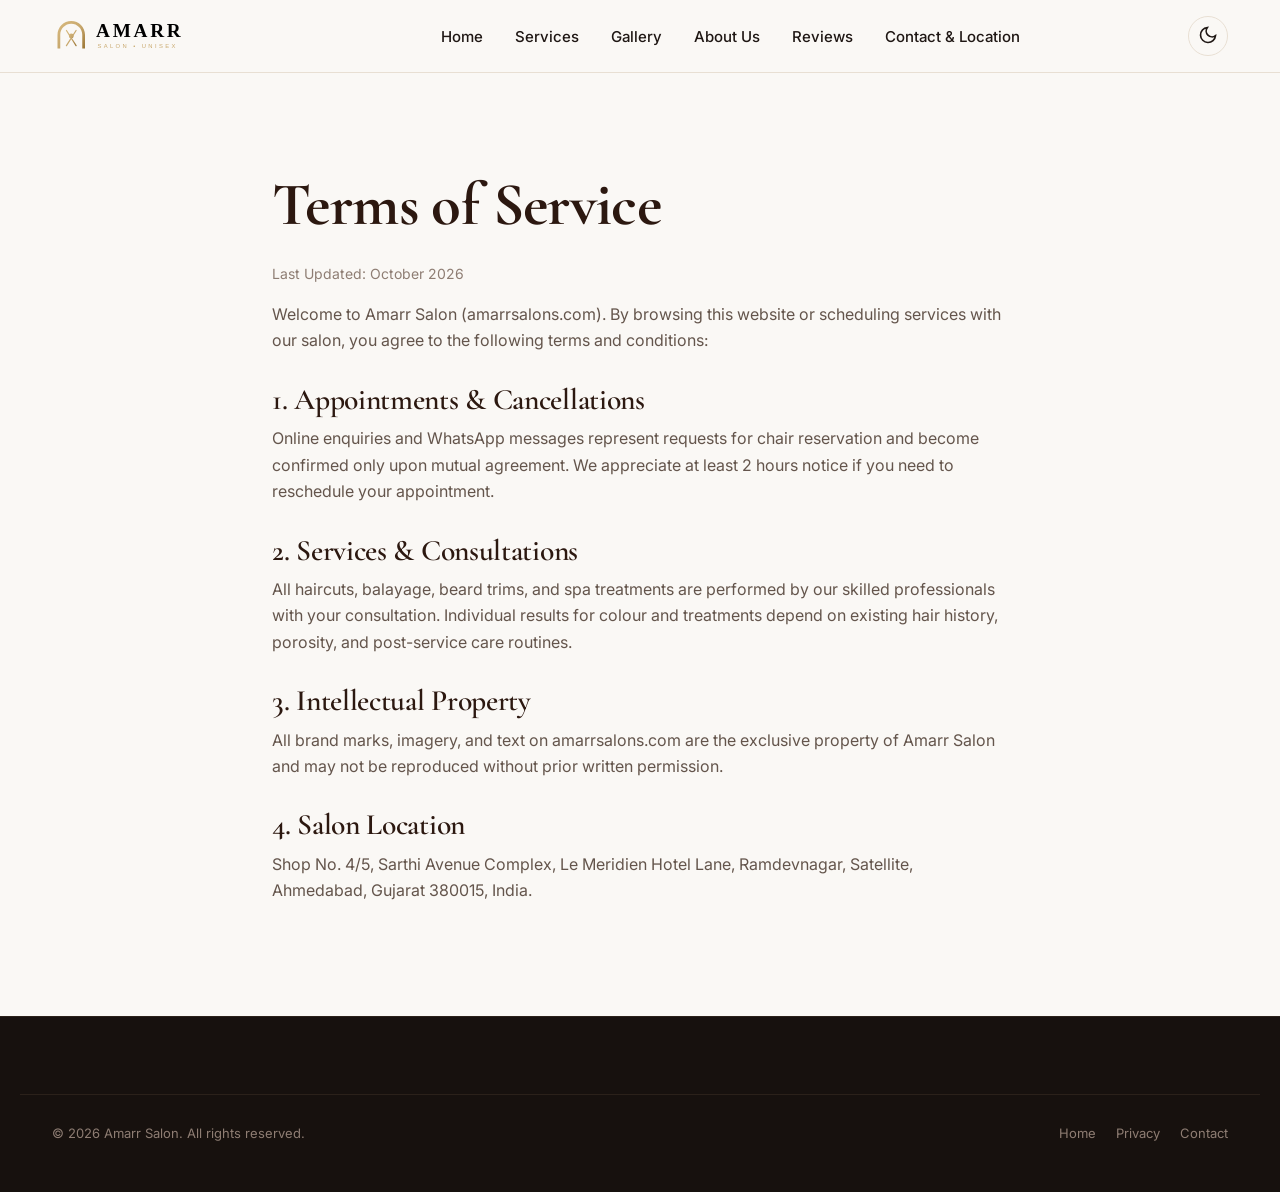
<file: terms.html>
<!DOCTYPE html>
<html lang="en-IN">
<head>
  <meta charset="UTF-8">
  <meta name="viewport" content="width=device-width, initial-scale=1.0">
  <title>Terms of Service | Amarr Salon Satellite Ahmedabad</title>
  <meta name="description" content="Terms of Service for Amarr Salon website and salon appointments.">
  <meta name="robots" content="noindex, follow">
  <link rel="canonical" href="https://amarrsalons.com/terms.html">
  <link rel="icon" type="image/svg+xml" href="assets/images/favicon.svg">
  <link rel="stylesheet" href="assets/css/style.css">
</head>
<body>
  <a href="#main-content" class="skip-link">Skip to main content</a>
  <header class="site-header" role="banner">
    <div class="container nav-wrapper">
      <a href="index.html" class="brand-link" aria-label="Amarr Salon Homepage">
        <img src="assets/images/amarr-logo.svg" alt="Amarr Salon Logo" class="brand-logo-img" width="180" height="38">
      </a>
      <nav class="nav-menu" aria-label="Primary Navigation">
        <ul class="nav-links">
          <li><a href="index.html" class="nav-link">Home</a></li>
          <li><a href="services.html" class="nav-link">Services</a></li>
          <li><a href="gallery.html" class="nav-link">Gallery</a></li>
          <li><a href="about.html" class="nav-link">About Us</a></li>
          <li><a href="reviews.html" class="nav-link">Reviews</a></li>
          <li><a href="contact.html" class="nav-link">Contact &amp; Location</a></li>
        </ul>
      </nav>
      <div class="nav-actions">
        <button type="button" class="btn-theme-toggle" aria-label="Toggle dark/light theme">
          <span class="theme-icon-slot">
            <svg width="20" height="20" fill="none" stroke="currentColor" stroke-width="2" viewBox="0 0 24 24"><path d="M21 12.79A9 9 0 1111.21 3 7 7 0 0021 12.79z"/></svg>
          </span>
        </button>
      </div>
    </div>
  </header>

  <main id="main-content" class="section">
    <div class="container" style="max-width: 800px;">
      <h1 style="margin-bottom: 20px;">Terms of Service</h1>
      <p style="font-size: 0.875rem; color: var(--clr-text-light);">Last Updated: October 2026</p>
      
      <p>Welcome to Amarr Salon (amarrsalons.com). By browsing this website or scheduling services with our salon, you agree to the following terms and conditions:</p>
      
      <h3 style="margin-top: 28px;">1. Appointments &amp; Cancellations</h3>
      <p>Online enquiries and WhatsApp messages represent requests for chair reservation and become confirmed only upon mutual agreement. We appreciate at least 2 hours notice if you need to reschedule your appointment.</p>
      
      <h3 style="margin-top: 28px;">2. Services &amp; Consultations</h3>
      <p>All haircuts, balayage, beard trims, and spa treatments are performed by our skilled professionals with your consultation. Individual results for colour and treatments depend on existing hair history, porosity, and post-service care routines.</p>
      
      <h3 style="margin-top: 28px;">3. Intellectual Property</h3>
      <p>All brand marks, imagery, and text on amarrsalons.com are the exclusive property of Amarr Salon and may not be reproduced without prior written permission.</p>
      
      <h3 style="margin-top: 28px;">4. Salon Location</h3>
      <p>Shop No. 4/5, Sarthi Avenue Complex, Le Meridien Hotel Lane, Ramdevnagar, Satellite, Ahmedabad, Gujarat 380015, India.</p>
    </div>
  </main>

  <footer class="site-footer">
    <div class="container footer-bottom">
      <div>&copy; 2026 Amarr Salon. All rights reserved.</div>
      <div class="footer-bottom-links">
        <a href="index.html">Home</a>
        <a href="privacy-policy.html">Privacy</a>
        <a href="contact.html">Contact</a>
      </div>
    </div>
  </footer>
  <script src="assets/js/main.js" defer></script>
</body>
</html>
</file>
<file: assets/css/tokens.css>
/* ==========================================================================
   AMARR SALON — DESIGN TOKENS
   Theme: Deep Noir & Warm Metallic Gold | Unisex Luxury Salon
   ========================================================================== */

:root {
  /* --- Brand Color System --- */
  --color-bg-base: #0a0807;            /* Deep noir base */
  --color-bg-surface: #151210;         /* Card & section background */
  --color-bg-surface-elevated: #1e1814; /* Elevated cards */
  --color-bg-surface-subtle: #271f1a;  /* Hover highlights */

  /* Warm Metallic Gold Accents */
  --color-gold: #C8A96E;               /* Primary warm gold */
  --color-gold-light: #E8C98A;         /* Bright highlight gold */
  --color-gold-deep: #9A7040;          /* Deep bronze */
  --color-gold-glow: rgba(200, 169, 110, 0.28);
  --color-gold-subtle: rgba(200, 169, 110, 0.12);
  --color-gold-border: rgba(200, 169, 110, 0.22);

  /* Rich Warm Burgundy Secondary */
  --color-burgundy: #5c1f2e;
  --color-burgundy-light: #7d2d40;
  --color-burgundy-glow: rgba(92, 31, 46, 0.40);

  /* WhatsApp CTA */
  --color-whatsapp: #25D366;
  --color-whatsapp-hover: #1fb855;
  --color-whatsapp-glow: rgba(37, 211, 102, 0.30);

  /* Typography */
  --color-text-primary: #FAF6F0;       /* Warm ivory */
  --color-text-secondary: #C8B5A0;     /* Cashmere warm */
  --color-text-muted: #8A7560;         /* Subtle warm grey */
  --color-text-inverse: #0a0807;

  /* Glassmorphism */
  --glass-bg: rgba(21, 18, 16, 0.82);
  --glass-bg-card: rgba(30, 24, 20, 0.70);
  --glass-blur: blur(18px);
  --border-subtle: 1px solid rgba(200, 169, 110, 0.16);
  --border-medium: 1px solid rgba(200, 169, 110, 0.32);
  --border-glass: 1px solid rgba(255, 255, 255, 0.07);

  /* Shadows */
  --shadow-sm: 0 4px 14px rgba(0, 0, 0, 0.40);
  --shadow-md: 0 10px 32px rgba(0, 0, 0, 0.55);
  --shadow-lg: 0 22px 54px rgba(0, 0, 0, 0.75);
  --shadow-gold: 0 8px 32px var(--color-gold-glow);
  --shadow-whatsapp: 0 8px 24px var(--color-whatsapp-glow);

  /* Typography Families */
  --font-serif: 'Cormorant Garamond', Georgia, 'Times New Roman', serif;
  --font-sans: 'Plus Jakarta Sans', -apple-system, BlinkMacSystemFont, 'Segoe UI', sans-serif;

  /* Fluid Font Scale */
  --text-xs:   clamp(0.75rem,  0.70rem + 0.25vw, 0.8125rem);
  --text-sm:   clamp(0.875rem, 0.82rem + 0.25vw, 0.9375rem);
  --text-base: clamp(1rem,     0.95rem + 0.25vw, 1.0625rem);
  --text-lg:   clamp(1.125rem, 1.05rem + 0.40vw, 1.25rem);
  --text-xl:   clamp(1.3rem,   1.20rem + 0.60vw, 1.5rem);
  --text-2xl:  clamp(1.6rem,   1.40rem + 1.00vw, 2rem);
  --text-3xl:  clamp(2.1rem,   1.80rem + 1.50vw, 2.75rem);
  --text-4xl:  clamp(2.6rem,   2.10rem + 2.50vw, 3.75rem);
  --text-hero: clamp(2.2rem,   1.80rem + 3.00vw, 4.75rem);

  /* Spacing */
  --space-2xs: 0.25rem;
  --space-xs:  0.5rem;
  --space-sm:  0.75rem;
  --space-md:  1rem;
  --space-lg:  1.5rem;
  --space-xl:  2rem;
  --space-2xl: 3rem;
  --space-3xl: 4.5rem;
  --space-4xl: 6.5rem;

  /* Layout */
  --container-max: 1240px;
  --container-narrow: 900px;
  --container-padding: clamp(1rem, 4vw, 2.5rem);

  /* Radius */
  --radius-sm:  6px;
  --radius-md:  12px;
  --radius-lg:  20px;
  --radius-xl:  28px;
  --radius-pill: 9999px;

  /* Transitions */
  --transition-fast:   180ms cubic-bezier(0.16, 1, 0.3, 1);
  --transition-base:   320ms cubic-bezier(0.16, 1, 0.3, 1);
  --transition-smooth: 500ms cubic-bezier(0.16, 1, 0.3, 1);

  /* Z-index */
  --z-negative:  -1;
  --z-base:       1;
  --z-nav:      100;
  --z-modal:    200;
  --z-toast:    300;
}
</file>
<file: assets/css/base.css>
/* ==========================================================================
   AMARR SALON — BASE STYLES & RESET
   ========================================================================== */

*, *::before, *::after {
  box-sizing: border-box;
  margin: 0;
  padding: 0;
}

html {
  font-family: var(--font-sans);
  font-size: 16px;
  line-height: 1.6;
  color: var(--color-text-primary);
  background-color: var(--color-bg-base);
  scroll-behavior: smooth;
  overflow-x: hidden;
  -webkit-text-size-adjust: 100%;
  -webkit-tap-highlight-color: transparent;
}

body {
  min-height: 100vh;
  overflow-x: hidden;
  background-color: var(--color-bg-base);
  color: var(--color-text-primary);
  display: flex;
  flex-direction: column;
}

/* Skip Nav */
.skip-link {
  position: absolute;
  top: -100px;
  left: 1rem;
  background: var(--color-gold);
  color: var(--color-text-inverse);
  padding: 0.75rem 1.5rem;
  border-radius: var(--radius-sm);
  font-weight: 700;
  z-index: 9999;
  transition: top var(--transition-fast);
  text-decoration: none;
}
.skip-link:focus { top: 1rem; outline: 3px solid white; }

:focus-visible {
  outline: 2px solid var(--color-gold);
  outline-offset: 3px;
}

/* Typography */
h1, h2, h3, h4, h5, h6 {
  font-family: var(--font-serif);
  font-weight: 600;
  line-height: 1.2;
  color: var(--color-text-primary);
  letter-spacing: -0.01em;
}

h1 { font-size: var(--text-hero); }
h2 { font-size: var(--text-3xl); }
h3 { font-size: var(--text-2xl); }
h4 { font-size: var(--text-xl); }

p {
  color: var(--color-text-secondary);
  font-size: var(--text-base);
  line-height: 1.75;
}

a {
  color: inherit;
  text-decoration: none;
  transition: color var(--transition-fast);
}

img, picture, video {
  max-width: 100%;
  display: block;
}

ul, ol { list-style: none; }

button, input, textarea, select {
  font: inherit;
  color: inherit;
  background: transparent;
  border: none;
}

/* ── Layout ── */
.container {
  width: 100%;
  max-width: var(--container-max);
  margin-left: auto;
  margin-right: auto;
  padding-left: var(--container-padding);
  padding-right: var(--container-padding);
}

.container-narrow { max-width: var(--container-narrow); }

.section {
  padding-top: var(--space-4xl);
  padding-bottom: var(--space-4xl);
  position: relative;
}

@media (max-width: 768px) {
  .section {
    padding-top: var(--space-3xl);
    padding-bottom: var(--space-3xl);
  }
}

.section-header {
  text-align: center;
  max-width: 760px;
  margin: 0 auto var(--space-3xl);
}

.section-eyebrow {
  display: inline-flex;
  align-items: center;
  gap: var(--space-xs);
  font-family: var(--font-sans);
  font-size: var(--text-xs);
  font-weight: 700;
  text-transform: uppercase;
  letter-spacing: 0.18em;
  color: var(--color-gold);
  margin-bottom: var(--space-sm);
  padding: 0.35rem 0.9rem;
  background: var(--color-gold-subtle);
  border: var(--border-subtle);
  border-radius: var(--radius-pill);
}

.section-title {
  margin-bottom: var(--space-md);
  font-size: var(--text-3xl);
}

.section-description {
  font-size: var(--text-lg);
  color: var(--color-text-secondary);
  line-height: 1.65;
}

/* ── Buttons ── */
.btn {
  display: inline-flex;
  align-items: center;
  justify-content: center;
  gap: 0.55rem;
  padding: 0.85rem 1.75rem;
  border-radius: var(--radius-pill);
  font-family: var(--font-sans);
  font-size: var(--text-sm);
  font-weight: 600;
  line-height: 1;
  text-decoration: none;
  cursor: pointer;
  transition: all var(--transition-base);
  min-height: 48px;
  white-space: nowrap;
  position: relative;
  overflow: hidden;
}

@media (max-width: 360px) {
  .btn { white-space: normal; text-align: center; padding: 0.75rem 1.25rem; }
}

.btn-primary {
  background: linear-gradient(135deg, var(--color-gold-light) 0%, var(--color-gold) 60%, var(--color-gold-deep) 100%);
  color: var(--color-text-inverse);
  box-shadow: var(--shadow-gold);
  border: 1px solid rgba(255,255,255,0.35);
}
.btn-primary:hover {
  transform: translateY(-2px);
  box-shadow: 0 14px 38px var(--color-gold-glow);
  filter: brightness(1.07);
}

.btn-whatsapp {
  background: var(--color-whatsapp);
  color: #fff;
  box-shadow: var(--shadow-whatsapp);
  border: 1px solid rgba(255,255,255,0.2);
}
.btn-whatsapp:hover {
  background: var(--color-whatsapp-hover);
  transform: translateY(-2px);
  box-shadow: 0 12px 30px var(--color-whatsapp-glow);
}

.btn-outline {
  background: transparent;
  color: var(--color-text-primary);
  border: var(--border-medium);
  backdrop-filter: var(--glass-blur);
}
.btn-outline:hover {
  background: var(--color-gold-subtle);
  border-color: var(--color-gold);
  color: var(--color-gold-light);
  transform: translateY(-2px);
}

.btn-ghost {
  background: rgba(255,255,255,0.05);
  color: var(--color-text-secondary);
  border: var(--border-glass);
  backdrop-filter: var(--glass-blur);
}
.btn-ghost:hover {
  background: rgba(255,255,255,0.10);
  color: var(--color-text-primary);
  transform: translateY(-2px);
}

.btn-sm {
  padding: 0.6rem 1.25rem;
  font-size: var(--text-xs);
  min-height: 40px;
}

/* ── Cards ── */
.card-glass {
  background: var(--glass-bg-card);
  border: var(--border-subtle);
  border-radius: var(--radius-lg);
  backdrop-filter: var(--glass-blur);
  transition: transform var(--transition-base), box-shadow var(--transition-base), border-color var(--transition-base);
}
.card-glass:hover {
  transform: translateY(-4px);
  box-shadow: var(--shadow-md), 0 0 0 1px rgba(200,169,110,0.25);
  border-color: rgba(200,169,110,0.35);
}

/* ── Screen Reader ── */
.sr-only {
  position: absolute;
  width: 1px; height: 1px;
  padding: 0; margin: -1px;
  overflow: hidden;
  clip: rect(0,0,0,0);
  white-space: nowrap;
  border: 0;
}

/* ── Dividers ── */
.section-divider {
  width: 100%; height: 1px;
  background: linear-gradient(90deg, transparent, rgba(200,169,110,0.25), transparent);
  border: none;
  margin: 0;
}
</file>
<file: assets/css/components.css>
/* ==========================================================================
   AMARR SALON — COMPONENT STYLES
   ========================================================================== */

/* ─────────────────────────────────────────────────────────────────────────────
   SITE HEADER & NAVIGATION
   ───────────────────────────────────────────────────────────────────────────── */
.site-header {
  position: fixed;
  top: 0; left: 0; right: 0;
  z-index: var(--z-nav);
  padding: 1rem 0;
  transition: background var(--transition-smooth), padding var(--transition-smooth),
              box-shadow var(--transition-smooth);
}

.site-header.scrolled {
  background: var(--glass-bg);
  backdrop-filter: var(--glass-blur);
  -webkit-backdrop-filter: var(--glass-blur);
  padding: 0.6rem 0;
  box-shadow: 0 4px 24px rgba(0,0,0,0.55);
  border-bottom: var(--border-subtle);
}

.nav-container {
  display: flex;
  align-items: center;
  justify-content: space-between;
  gap: var(--space-lg);
}

.brand-logo-link {
  display: flex;
  align-items: center;
  gap: 0.75rem;
  text-decoration: none;
  min-width: 0;
  flex-shrink: 1;
}

.brand-monogram {
  width: 44px; height: 44px;
  border-radius: var(--radius-md);
  background: linear-gradient(135deg, var(--color-gold-light), var(--color-gold), var(--color-gold-deep));
  display: flex;
  align-items: center;
  justify-content: center;
  font-family: var(--font-serif);
  font-size: 1.5rem;
  font-weight: 700;
  color: var(--color-text-inverse);
  box-shadow: var(--shadow-gold);
  letter-spacing: -0.02em;
  flex-shrink: 0;
}

.brand-text-group {
  display: flex;
  flex-direction: column;
  line-height: 1.15;
  min-width: 0;
  overflow: hidden;
}

.brand-name-en {
  font-family: var(--font-serif);
  font-size: clamp(1.1rem, 1rem + 0.5vw, 1.4rem);
  font-weight: 700;
  letter-spacing: 0.08em;
  color: var(--color-text-primary);
  text-transform: uppercase;
  white-space: nowrap;
}

.brand-name-sub {
  font-family: var(--font-sans);
  font-size: var(--text-xs);
  letter-spacing: 0.12em;
  color: var(--color-gold);
  text-transform: uppercase;
  font-weight: 500;
  white-space: nowrap;
  overflow: hidden;
  text-overflow: ellipsis;
  max-width: 100%;
}

.nav-links {
  display: flex;
  align-items: center;
  gap: 0.1rem;
}

.nav-link {
  font-family: var(--font-sans);
  font-size: var(--text-sm);
  font-weight: 500;
  color: var(--color-text-secondary);
  text-decoration: none;
  padding: 0.5rem 0.75rem;
  border-radius: var(--radius-sm);
  transition: color var(--transition-fast), background var(--transition-fast);
  white-space: nowrap;
}

.nav-link:hover,
.nav-link.active {
  color: var(--color-gold-light);
  background: var(--color-gold-subtle);
}

.nav-actions {
  display: flex;
  align-items: center;
  gap: var(--space-sm);
  flex-shrink: 0;
}

/* Mobile hamburger */
.mobile-nav-toggle {
  display: none;
  flex-direction: column;
  justify-content: center;
  align-items: center;
  gap: 5px;
  width: 44px; height: 44px;
  border-radius: var(--radius-md);
  background: rgba(21, 18, 16, 0.90);
  border: 1px solid rgba(200, 169, 110, 0.50);
  box-shadow: 0 2px 12px rgba(0,0,0,0.55);
  cursor: pointer;
  padding: 0;
  backdrop-filter: blur(8px);
  -webkit-backdrop-filter: blur(8px);
  flex-shrink: 0;
}

.hamburger-line {
  display: block;
  width: 22px; height: 2.5px;
  background: var(--color-gold-light);
  border-radius: 2px;
  transition: transform var(--transition-fast), opacity var(--transition-fast);
}

.mobile-nav-toggle[aria-expanded="true"] .hamburger-line:nth-child(1) {
  transform: translateY(7px) rotate(45deg);
}
.mobile-nav-toggle[aria-expanded="true"] .hamburger-line:nth-child(2) {
  opacity: 0;
  transform: scaleX(0);
}
.mobile-nav-toggle[aria-expanded="true"] .hamburger-line:nth-child(3) {
  transform: translateY(-7px) rotate(-45deg);
}

@media (max-width: 900px) {
  .nav-links {
    position: fixed;
    top: 0; right: 0;
    width: min(320px, 85vw);
    height: 100dvh;
    background: var(--color-bg-surface-elevated);
    border-left: var(--border-subtle);
    flex-direction: column;
    align-items: flex-start;
    gap: 0;
    padding: 4rem var(--space-xl) var(--space-xl);
    transform: translateX(100%);
    transition: transform var(--transition-smooth);
    overflow-y: auto;
    z-index: var(--z-nav);
  }

  .nav-links.open {
    transform: translateX(0);
    box-shadow: -20px 0 60px rgba(0,0,0,0.7);
  }

  /* Overlay backdrop behind open drawer */
  .nav-links::before {
    content: '';
    display: none;
    position: fixed;
    inset: 0;
    width: 100vw;
    background: rgba(0,0,0,0.55);
    z-index: -1;
    pointer-events: none;
  }

  .nav-links.open::before {
    display: block;
  }

  .nav-link {
    width: 100%;
    padding: 0.85rem 1rem;
    font-size: var(--text-base);
    border-bottom: 1px solid rgba(200,169,110,0.08);
    border-radius: 0;
  }

  .mobile-nav-toggle { display: flex; }

  .btn-desktop { display: none; }

  .nav-container {
    gap: var(--space-sm);
  }
}

/* ─────────────────────────────────────────────────────────────────────────────
   HERO SECTION — VIDEO BACKGROUND
   ───────────────────────────────────────────────────────────────────────────── */
.hero-section {
  position: relative;
  min-height: 100svh;
  display: flex;
  align-items: center;
  overflow: hidden;
  isolation: isolate;
}

/* Media wrapper — absolutely fills hero */
.hero-media-wrapper {
  position: absolute;
  inset: 0;
  z-index: -2;
  pointer-events: none;
}

.hero-poster-img,
.hero-video-bg {
  position: absolute;
  inset: 0;
  width: 100%;
  height: 100%;
  object-fit: cover;
  object-position: center center;
}

.hero-poster-img {
  z-index: 0;
  /* Visible always; acts as initial frame + reduced-motion fallback */
}

.hero-video-bg {
  z-index: 1;
  /* Hides poster once video starts */
}

/* Dark scrim gradient — ensures WCAG AA contrast on all video frames */
.hero-overlay {
  position: absolute;
  inset: 0;
  z-index: -1;
  background:
    linear-gradient(to bottom,
      rgba(10, 8, 7, 0.55) 0%,
      rgba(10, 8, 7, 0.40) 40%,
      rgba(10, 8, 7, 0.60) 75%,
      rgba(10, 8, 7, 0.88) 100%
    ),
    linear-gradient(to right,
      rgba(10, 8, 7, 0.40) 0%,
      transparent 60%
    );
  pointer-events: none;
}

/* Content sits on top */
.hero-content {
  position: relative;
  z-index: 2;
  padding-top: clamp(5rem, 10vw, 9rem);
  padding-bottom: clamp(4rem, 8vw, 7rem);
  max-width: 820px;
}

@media (max-width: 500px) {
  .hero-content {
    padding-top: clamp(4.5rem, 20vw, 6rem);
    padding-bottom: 3rem;
  }
}

.hero-badge-pill {
  display: inline-flex;
  align-items: center;
  gap: 0.5rem;
  padding: 0.4rem 1.1rem;
  background: var(--color-gold-subtle);
  border: var(--border-subtle);
  border-radius: var(--radius-pill);
  font-family: var(--font-sans);
  font-size: var(--text-xs);
  font-weight: 700;
  text-transform: uppercase;
  letter-spacing: 0.16em;
  color: var(--color-gold-light);
  margin-bottom: var(--space-lg);
}

.hero-headline {
  font-family: var(--font-serif);
  font-size: var(--text-hero);
  font-weight: 700;
  line-height: 1.1;
  color: var(--color-text-primary);
  margin-bottom: var(--space-lg);
  text-shadow: 0 2px 20px rgba(0,0,0,0.6);
}

.highlight-gold {
  background: linear-gradient(135deg, var(--color-gold-light), var(--color-gold));
  -webkit-background-clip: text;
  -webkit-text-fill-color: transparent;
  background-clip: text;
  display: inline-block;
}

.hero-subheading {
  font-size: var(--text-lg);
  color: rgba(250, 246, 240, 0.82);
  line-height: 1.7;
  margin-bottom: var(--space-xl);
  max-width: 600px;
  text-shadow: 0 1px 8px rgba(0,0,0,0.5);
}

.hero-cta-group {
  display: flex;
  flex-wrap: wrap;
  gap: var(--space-sm);
  margin-bottom: var(--space-xl);
}

@media (max-width: 420px) {
  .hero-cta-group {
    flex-direction: column;
    align-items: flex-start;
  }
  .hero-cta-group .btn {
    width: 100%;
    justify-content: center;
  }
}

.hero-trust-bar {
  display: flex;
  align-items: center;
  gap: var(--space-sm);
  flex-wrap: wrap;
}

.stars-rating {
  color: var(--color-gold);
  font-size: 1.1rem;
  letter-spacing: 0.05em;
}

.trust-rating-text {
  font-family: var(--font-sans);
  font-size: var(--text-sm);
  font-weight: 700;
  color: var(--color-text-primary);
}

.trust-rating-sub {
  font-family: var(--font-sans);
  font-size: var(--text-xs);
  color: var(--color-text-muted);
}

/* Mobile hero adjustments */
@media (max-width: 600px) {
  .hero-headline {
    font-size: clamp(1.9rem, 6vw + 1rem, 2.5rem);
    line-height: 1.15;
    margin-bottom: var(--space-md);
  }
  .hero-subheading {
    font-size: var(--text-base);
    margin-bottom: var(--space-lg);
  }
  .hero-badge-pill {
    letter-spacing: 0.1em;
    margin-bottom: var(--space-md);
    font-size: 0.7rem;
  }
}

/* Video play/pause control — WCAG 2.2.2 */
.video-control-btn {
  position: absolute;
  bottom: 1.5rem;
  right: 1.5rem;
  z-index: 3;
  width: 44px; height: 44px;
  border-radius: 50%;
  background: rgba(0,0,0,0.55);
  border: 1px solid rgba(255,255,255,0.2);
  cursor: pointer;
  display: flex;
  align-items: center;
  justify-content: center;
  transition: background var(--transition-fast);
  backdrop-filter: blur(8px);
}
.video-control-btn:hover { background: rgba(0,0,0,0.75); }
.video-control-btn svg { color: white; }

/* Scroll cue */
.hero-scroll-cue {
  position: absolute;
  bottom: 2rem;
  left: 50%;
  transform: translateX(-50%);
  z-index: 3;
  display: flex;
  flex-direction: column;
  align-items: center;
  gap: 0.4rem;
  color: rgba(250,246,240,0.4);
  font-size: var(--text-xs);
  letter-spacing: 0.1em;
  text-transform: uppercase;
  animation: scroll-bounce 2.4s ease-in-out infinite;
}
.scroll-chevron { font-size: 1.2rem; }

@keyframes scroll-bounce {
  0%, 100% { transform: translateX(-50%) translateY(0); opacity: 0.4; }
  50%       { transform: translateX(-50%) translateY(6px); opacity: 0.7; }
}

/* Reduced-motion: pause video, keep poster */
@media (prefers-reduced-motion: reduce) {
  .hero-video-bg { display: none; }
  .hero-scroll-cue { animation: none; }
}

/* ─────────────────────────────────────────────────────────────────────────────
   VALUES STRIP
   ───────────────────────────────────────────────────────────────────────────── */
.values-strip {
  padding: var(--space-xl) 0;
  background: var(--color-bg-surface);
  border-top: var(--border-subtle);
  border-bottom: var(--border-subtle);
}

.values-grid {
  display: grid;
  grid-template-columns: repeat(4, 1fr);
  gap: var(--space-lg);
  align-items: center;
}

.value-item {
  display: flex;
  align-items: center;
  gap: var(--space-sm);
}

.value-icon {
  width: 42px; height: 42px;
  border-radius: var(--radius-md);
  background: var(--color-gold-subtle);
  border: var(--border-subtle);
  display: flex;
  align-items: center;
  justify-content: center;
  color: var(--color-gold);
  flex-shrink: 0;
}

.value-title {
  font-family: var(--font-sans);
  font-size: var(--text-sm);
  font-weight: 700;
  color: var(--color-text-primary);
  line-height: 1.3;
}

.value-desc {
  font-size: var(--text-xs);
  color: var(--color-text-muted);
  line-height: 1.4;
}

@media (max-width: 900px) {
  .values-grid { grid-template-columns: repeat(2, 1fr); }
}
@media (max-width: 500px) {
  .values-grid { grid-template-columns: 1fr; }
}

/* ─────────────────────────────────────────────────────────────────────────────
   SERVICES SECTION
   ───────────────────────────────────────────────────────────────────────────── */
.services-grid {
  display: grid;
  grid-template-columns: repeat(3, 1fr);
  gap: var(--space-lg);
}

@media (max-width: 1000px) {
  .services-grid { grid-template-columns: repeat(2, 1fr); }
}
@media (max-width: 600px) {
  .services-grid { grid-template-columns: 1fr; }
}

.service-card {
  padding: var(--space-xl);
  display: flex;
  flex-direction: column;
  justify-content: space-between;
  gap: var(--space-lg);
}

.service-card-top { display: flex; flex-direction: column; gap: var(--space-md); }
.service-card-bottom {
  display: flex;
  align-items: center;
  justify-content: space-between;
  flex-wrap: wrap;
  gap: var(--space-sm);
  padding-top: var(--space-md);
  border-top: var(--border-subtle);
  margin-top: auto;
}

.service-icon-box {
  width: 52px; height: 52px;
  border-radius: var(--radius-md);
  background: linear-gradient(135deg, var(--color-gold-subtle), rgba(200,169,110,0.06));
  border: var(--border-subtle);
  display: flex;
  align-items: center;
  justify-content: center;
  color: var(--color-gold);
  flex-shrink: 0;
}

.service-title {
  font-family: var(--font-serif);
  font-size: var(--text-xl);
  font-weight: 600;
  color: var(--color-text-primary);
}

.service-desc {
  font-size: var(--text-sm);
  color: var(--color-text-secondary);
  line-height: 1.65;
}

.service-features-list {
  display: flex;
  flex-direction: column;
  gap: 0.4rem;
}

.service-feature-item {
  font-size: var(--text-sm);
  color: var(--color-text-muted);
  padding-left: 1.2em;
  position: relative;
}
.service-feature-item::before {
  content: '✦';
  position: absolute;
  left: 0;
  color: var(--color-gold);
  font-size: 0.6em;
  top: 0.35em;
}

.service-tag {
  font-family: var(--font-sans);
  font-size: var(--text-xs);
  font-weight: 600;
  text-transform: uppercase;
  letter-spacing: 0.12em;
  color: var(--color-gold);
  background: var(--color-gold-subtle);
  padding: 0.25rem 0.65rem;
  border-radius: var(--radius-pill);
  border: var(--border-subtle);
}

/* ─────────────────────────────────────────────────────────────────────────────
   WHY AMARR SECTION
   ───────────────────────────────────────────────────────────────────────────── */
.why-grid {
  display: grid;
  grid-template-columns: repeat(3, 1fr);
  gap: var(--space-lg);
}

@media (max-width: 900px) {
  .why-grid { grid-template-columns: repeat(2, 1fr); }
}
@media (max-width: 560px) {
  .why-grid { grid-template-columns: 1fr; }
}

.why-card {
  padding: var(--space-xl);
}

.why-icon-wrap {
  width: 52px; height: 52px;
  border-radius: var(--radius-md);
  background: var(--color-gold-subtle);
  border: var(--border-subtle);
  display: flex;
  align-items: center;
  justify-content: center;
  color: var(--color-gold);
  margin-bottom: var(--space-md);
}

.why-card h3 {
  font-size: var(--text-xl);
  margin-bottom: var(--space-sm);
}

.why-card p { font-size: var(--text-sm); }

/* ─────────────────────────────────────────────────────────────────────────────
   GALLERY SECTION
   ───────────────────────────────────────────────────────────────────────────── */
.gallery-section { background: var(--color-bg-surface); }

.gallery-grid {
  display: grid;
  grid-template-columns: repeat(3, 1fr);
  gap: var(--space-sm);
}

@media (max-width: 700px) {
  .gallery-grid { grid-template-columns: repeat(2, 1fr); }
}
@media (max-width: 400px) {
  .gallery-grid { grid-template-columns: 1fr; }
}

.gallery-item {
  position: relative;
  border-radius: var(--radius-md);
  overflow: hidden;
  aspect-ratio: 4/3;
  background: var(--color-bg-surface-elevated);
  cursor: zoom-in;
}

.gallery-item img {
  width: 100%; height: 100%;
  object-fit: cover;
  transition: transform var(--transition-smooth);
}

.gallery-item:hover img { transform: scale(1.06); }

.gallery-item-overlay {
  position: absolute;
  inset: 0;
  background: linear-gradient(to top, rgba(10,8,7,0.8) 0%, transparent 50%);
  opacity: 0;
  transition: opacity var(--transition-base);
  display: flex;
  align-items: flex-end;
  padding: var(--space-md);
}
.gallery-item:hover .gallery-item-overlay { opacity: 1; }

.gallery-caption {
  font-size: var(--text-xs);
  color: var(--color-text-secondary);
  font-weight: 500;
}

/* ─────────────────────────────────────────────────────────────────────────────
   REVIEWS / TESTIMONIALS
   ───────────────────────────────────────────────────────────────────────────── */
.reviews-grid {
  display: grid;
  grid-template-columns: repeat(3, 1fr);
  gap: var(--space-lg);
}

@media (max-width: 900px) { .reviews-grid { grid-template-columns: 1fr 1fr; } }
@media (max-width: 560px) { .reviews-grid { grid-template-columns: 1fr; } }

.review-card {
  padding: var(--space-xl);
  display: flex;
  flex-direction: column;
  gap: var(--space-md);
}

.review-stars {
  color: var(--color-gold);
  font-size: 1rem;
  letter-spacing: 0.04em;
}

.review-text {
  font-size: var(--text-sm);
  color: var(--color-text-secondary);
  line-height: 1.7;
  font-style: italic;
  flex: 1;
}

.review-attribution {
  display: flex;
  align-items: center;
  gap: var(--space-sm);
  padding-top: var(--space-sm);
  border-top: var(--border-subtle);
}

.reviewer-avatar {
  width: 38px; height: 38px;
  border-radius: 50%;
  background: linear-gradient(135deg, var(--color-gold-light), var(--color-gold));
  display: flex;
  align-items: center;
  justify-content: center;
  font-family: var(--font-serif);
  font-size: 1rem;
  font-weight: 700;
  color: var(--color-text-inverse);
  flex-shrink: 0;
}

.reviewer-name {
  font-family: var(--font-sans);
  font-size: var(--text-sm);
  font-weight: 600;
  color: var(--color-text-primary);
}

.reviewer-meta {
  font-size: var(--text-xs);
  color: var(--color-text-muted);
}

.review-badge-google {
  font-size: var(--text-xs);
  color: var(--color-text-muted);
  display: flex;
  align-items: center;
  gap: 0.3rem;
}

/* ─────────────────────────────────────────────────────────────────────────────
   FAQ ACCORDION
   ───────────────────────────────────────────────────────────────────────────── */
.faq-list { max-width: 780px; margin: 0 auto; }

.faq-item {
  border: var(--border-subtle);
  border-radius: var(--radius-md);
  margin-bottom: var(--space-sm);
  background: var(--glass-bg-card);
  overflow: hidden;
  transition: border-color var(--transition-fast);
}
.faq-item:hover { border-color: rgba(200,169,110,0.35); }

.faq-question {
  width: 100%;
  display: flex;
  align-items: center;
  justify-content: space-between;
  gap: var(--space-md);
  padding: 1.1rem var(--space-xl);
  cursor: pointer;
  background: transparent;
  text-align: left;
  font-family: var(--font-sans);
  font-size: var(--text-base);
  font-weight: 600;
  color: var(--color-text-primary);
  min-height: 48px;
}

.faq-icon {
  width: 24px; height: 24px;
  border-radius: 50%;
  background: var(--color-gold-subtle);
  display: flex;
  align-items: center;
  justify-content: center;
  color: var(--color-gold);
  flex-shrink: 0;
  transition: transform var(--transition-base), background var(--transition-fast);
}

.faq-item.open .faq-icon {
  transform: rotate(45deg);
  background: var(--color-gold);
  color: var(--color-text-inverse);
}

.faq-answer {
  padding: 0 var(--space-xl);
  max-height: 0;
  overflow: hidden;
  transition: max-height var(--transition-smooth), padding var(--transition-smooth);
}

.faq-answer p {
  font-size: var(--text-sm);
  color: var(--color-text-secondary);
  padding-bottom: var(--space-lg);
  line-height: 1.75;
}

.faq-item.open .faq-answer {
  max-height: 400px;
  padding-top: 0;
}

/* ─────────────────────────────────────────────────────────────────────────────
   CONTACT SECTION
   ───────────────────────────────────────────────────────────────────────────── */
.contact-grid {
  display: grid;
  grid-template-columns: 1fr 1.2fr;
  gap: var(--space-3xl);
  align-items: start;
}

@media (max-width: 800px) {
  .contact-grid { grid-template-columns: 1fr; gap: var(--space-2xl); }
}

.contact-info { display: flex; flex-direction: column; gap: var(--space-xl); }

.contact-info-item {
  display: flex;
  align-items: flex-start;
  gap: var(--space-md);
}

.contact-icon {
  width: 46px; height: 46px;
  border-radius: var(--radius-md);
  background: var(--color-gold-subtle);
  border: var(--border-subtle);
  display: flex;
  align-items: center;
  justify-content: center;
  color: var(--color-gold);
  flex-shrink: 0;
}

.contact-label {
  font-family: var(--font-sans);
  font-size: var(--text-xs);
  font-weight: 700;
  text-transform: uppercase;
  letter-spacing: 0.12em;
  color: var(--color-gold);
  margin-bottom: 0.25rem;
}

.contact-value {
  font-size: var(--text-base);
  color: var(--color-text-primary);
  line-height: 1.5;
}

.contact-value a {
  color: var(--color-text-primary);
  transition: color var(--transition-fast);
}
.contact-value a:hover { color: var(--color-gold-light); }

.map-embed-wrapper {
  border-radius: var(--radius-lg);
  overflow: hidden;
  border: var(--border-subtle);
  box-shadow: var(--shadow-md);
  aspect-ratio: 4/3;
  background: var(--color-bg-surface-elevated);
}

.map-embed-wrapper iframe {
  width: 100%; height: 100%;
  border: 0;
  display: block;
  filter: grayscale(0.3) contrast(1.05);
}

/* ─────────────────────────────────────────────────────────────────────────────
   FLOATING WHATSAPP BUTTON
   ───────────────────────────────────────────────────────────────────────────── */
.fab-whatsapp {
  position: fixed;
  bottom: calc(env(safe-area-inset-bottom, 0px) + 1.5rem);
  right: calc(env(safe-area-inset-right, 0px) + 1.5rem);
  z-index: 200;
  width: 58px; height: 58px;
  border-radius: 50%;
  background: var(--color-whatsapp);
  display: flex;
  align-items: center;
  justify-content: center;
  box-shadow: var(--shadow-whatsapp), var(--shadow-md);
  transition: transform var(--transition-base), box-shadow var(--transition-base),
              bottom var(--transition-smooth);
  text-decoration: none;
  animation: fab-pulse 3s ease-in-out infinite;
}

/* Shift FAB smoothly above cookie banner when cookie banner is visible */
.cookie-visible .fab-whatsapp {
  bottom: calc(env(safe-area-inset-bottom, 0px) + 1.5rem + var(--cookie-h, 0px));
}

.fab-whatsapp:hover {
  transform: scale(1.1);
  box-shadow: 0 12px 36px var(--color-whatsapp-glow);
  animation: none;
}

@keyframes fab-pulse {
  0%, 100% { box-shadow: var(--shadow-whatsapp), var(--shadow-md); }
  50% { box-shadow: 0 8px 30px rgba(37,211,102,0.55), 0 0 0 8px rgba(37,211,102,0.12); }
}

/* ─────────────────────────────────────────────────────────────────────────────
   COOKIE CONSENT BANNER
   ───────────────────────────────────────────────────────────────────────────── */
.cookie-banner {
  position: fixed;
  bottom: 0; left: 0; right: 0;
  z-index: 300;
  background: rgba(21, 18, 16, 0.98);
  border-top: 1px solid rgba(200, 169, 110, 0.35);
  padding: var(--space-md) var(--space-lg);
  padding-bottom: calc(var(--space-md) + env(safe-area-inset-bottom, 0px));
  display: flex;
  align-items: center;
  justify-content: space-between;
  gap: var(--space-md);
  flex-wrap: wrap;
  box-shadow: 0 -8px 32px rgba(0,0,0,0.65);
  transform: translateY(100%);
  transition: transform var(--transition-smooth);
}

.cookie-banner.visible { transform: translateY(0); }

.cookie-banner p {
  font-size: var(--text-sm);
  color: var(--color-text-secondary);
  line-height: 1.6;
  flex: 1 1 200px;
  max-width: 100%;
  overflow-wrap: break-word;
  word-break: break-word;
}

.cookie-actions {
  display: flex;
  gap: var(--space-sm);
  flex-shrink: 0;
  align-items: center;
}

/* Mobile stacked layout — no text overflow */
@media (max-width: 540px) {
  .cookie-banner {
    flex-direction: column;
    align-items: stretch;
    padding: var(--space-md);
    padding-bottom: calc(var(--space-md) + env(safe-area-inset-bottom, 0px));
    gap: var(--space-sm);
  }
  .cookie-banner p {
    font-size: var(--text-xs);
    flex: none;
    width: 100%;
  }
  .cookie-actions {
    width: 100%;
  }
  .cookie-actions .btn {
    flex: 1;
    justify-content: center;
  }
}

/* ─────────────────────────────────────────────────────────────────────────────
   SITE FOOTER
   ───────────────────────────────────────────────────────────────────────────── */
.site-footer {
  background: var(--color-bg-surface);
  border-top: var(--border-subtle);
  padding: var(--space-3xl) 0 var(--space-xl);
  margin-top: auto;
}

.footer-grid {
  display: grid;
  grid-template-columns: 1.5fr 1fr 1fr 1fr;
  gap: var(--space-2xl);
  margin-bottom: var(--space-3xl);
}

@media (max-width: 900px) {
  .footer-grid { grid-template-columns: 1fr 1fr; }
}
@media (max-width: 520px) {
  .footer-grid { grid-template-columns: 1fr; }
}

.footer-brand p {
  font-size: var(--text-sm);
  color: var(--color-text-muted);
  margin-top: var(--space-md);
  line-height: 1.7;
  max-width: 280px;
}

.footer-col-title {
  font-family: var(--font-sans);
  font-size: var(--text-xs);
  font-weight: 700;
  text-transform: uppercase;
  letter-spacing: 0.14em;
  color: var(--color-gold);
  margin-bottom: var(--space-md);
}

.footer-links {
  display: flex;
  flex-direction: column;
  gap: var(--space-xs);
}

.footer-link {
  font-size: var(--text-sm);
  color: var(--color-text-muted);
  text-decoration: none;
  transition: color var(--transition-fast);
}
.footer-link:hover { color: var(--color-gold-light); }

.footer-contact-item {
  display: flex;
  align-items: flex-start;
  gap: var(--space-xs);
  font-size: var(--text-sm);
  color: var(--color-text-muted);
  margin-bottom: var(--space-sm);
  line-height: 1.5;
}
.footer-contact-item a { color: var(--color-text-muted); }
.footer-contact-item a:hover { color: var(--color-gold-light); }

.footer-bottom {
  border-top: var(--border-subtle);
  padding-top: var(--space-lg);
  display: flex;
  justify-content: space-between;
  align-items: center;
  flex-wrap: wrap;
  gap: var(--space-md);
}

@media (max-width: 520px) {
  .footer-bottom {
    flex-direction: column;
    align-items: flex-start;
    gap: var(--space-sm);
  }
  .footer-legal-links {
    gap: var(--space-md);
    flex-wrap: wrap;
  }
}

.footer-copy {
  font-size: var(--text-xs);
  color: var(--color-text-muted);
}

.footer-legal-links {
  display: flex;
  gap: var(--space-lg);
}

.footer-legal-links a {
  font-size: var(--text-xs);
  color: var(--color-text-muted);
  text-decoration: none;
  transition: color var(--transition-fast);
}
.footer-legal-links a:hover { color: var(--color-gold-light); }

/* ─────────────────────────────────────────────────────────────────────────────
   DARK SECTION VARIANT
   ───────────────────────────────────────────────────────────────────────────── */
.section-dark { background: var(--color-bg-surface); }
</file>
<file: assets/css/animations.css>
/* ==========================================================================
   AMARR SALON — ANIMATIONS & REVEAL
   ========================================================================== */

/* ── Scroll-reveal base state ── */
.reveal {
  opacity: 0;
  transform: translateY(28px);
  transition:
    opacity 0.65s cubic-bezier(0.16, 1, 0.3, 1),
    transform 0.65s cubic-bezier(0.16, 1, 0.3, 1);
}

.reveal.visible {
  opacity: 1;
  transform: translateY(0);
}

/* Staggered delays */
.delay-1 { transition-delay: 0.10s; }
.delay-2 { transition-delay: 0.20s; }
.delay-3 { transition-delay: 0.30s; }
.delay-4 { transition-delay: 0.40s; }
.delay-5 { transition-delay: 0.50s; }

/* Fade-in from left */
.reveal-left {
  opacity: 0;
  transform: translateX(-32px);
  transition:
    opacity 0.65s cubic-bezier(0.16, 1, 0.3, 1),
    transform 0.65s cubic-bezier(0.16, 1, 0.3, 1);
}
.reveal-left.visible {
  opacity: 1;
  transform: translateX(0);
}

/* Fade-in from right */
.reveal-right {
  opacity: 0;
  transform: translateX(32px);
  transition:
    opacity 0.65s cubic-bezier(0.16, 1, 0.3, 1),
    transform 0.65s cubic-bezier(0.16, 1, 0.3, 1);
}
.reveal-right.visible {
  opacity: 1;
  transform: translateX(0);
}

/* Gold shimmer on accent text */
@keyframes shimmer {
  0%   { background-position: -200% center; }
  100% { background-position: 200% center; }
}

.shimmer-text {
  background: linear-gradient(
    90deg,
    var(--color-gold-deep) 0%,
    var(--color-gold-light) 40%,
    var(--color-gold) 60%,
    var(--color-gold-deep) 100%
  );
  background-size: 200% auto;
  -webkit-background-clip: text;
  -webkit-text-fill-color: transparent;
  background-clip: text;
  animation: shimmer 4s linear infinite;
}

/* Floating CTA pulse */
@keyframes float-glow {
  0%, 100% { box-shadow: var(--shadow-gold); }
  50% { box-shadow: 0 16px 48px rgba(200,169,110,0.45); }
}

/* Page loader overlay */
.page-loader {
  position: fixed;
  inset: 0;
  background: var(--color-bg-base);
  z-index: 9999;
  display: flex;
  align-items: center;
  justify-content: center;
  transition: opacity 0.5s ease, visibility 0.5s ease;
}

.page-loader.loaded {
  opacity: 0;
  visibility: hidden;
  pointer-events: none;
}

.loader-monogram {
  font-family: var(--font-serif);
  font-size: 3rem;
  font-weight: 700;
  color: var(--color-gold);
  animation: loader-pulse 1.2s ease-in-out infinite;
  letter-spacing: 0.04em;
}

@keyframes loader-pulse {
  0%, 100% { opacity: 0.3; transform: scale(0.92); }
  50%       { opacity: 1;   transform: scale(1.02); }
}

/* ── Prefers-reduced-motion: kill all decorative animations ── */
@media (prefers-reduced-motion: reduce) {
  .reveal,
  .reveal-left,
  .reveal-right {
    opacity: 1;
    transform: none;
    transition: none;
  }
  .shimmer-text { animation: none; }
  .fab-whatsapp { animation: none; }
  .page-loader { display: none; }
}
</file>
<file: assets/css/style.css>
/* ==========================================================================
   AMARR SALON — MODERN LUXURY UNISEX SALON DESIGN SYSTEM
   Mobile-First • Accessible (WCAG 2.1 AA) • Ultra-Fast Static CSS
   ========================================================================== */

@import url('https://fonts.googleapis.com/css2?family=Cormorant+Garamond:ital,wght@0,500;0,600;0,700;1,400&family=Inter:wght@300;400;500;600;700&display=swap');

/* --- Root Design Tokens (Light Mode Default) --- */
:root {
  --clr-primary: #2C1810;        /* Deep espresso / warm charcoal */
  --clr-primary-light: #4A3328;
  --clr-accent: #C9A96E;         /* Warm champagne gold */
  --clr-accent-dark: #9C7736;    /* Contrast-compliant gold for light backgrounds (4.5:1+) */
  --clr-accent-soft: rgba(201, 169, 110, 0.14);
  --clr-accent-hover: #b89555;
  
  --clr-surface: #FAF8F5;        /* Linen / ivory background */
  --clr-surface-card: #FFFFFF;   /* Clean white cards */
  --clr-surface-alt: #F3ECE2;    /* Warm beige secondary section */
  --clr-surface-border: #E8DFD3; /* Subtle dividing lines */
  
  --clr-text: #1F1714;           /* High contrast body text */
  --clr-text-muted: #64554C;     /* Warm secondary body text */
  --clr-text-light: #8E7D73;     /* Tertiary metadata */
  --clr-text-on-dark: #FBF8F5;
  
  --whatsapp-green: #25D366;
  --whatsapp-dark: #128C7E;
  --call-blue: #2C1810;
  
  --font-serif: 'Cormorant Garamond', Georgia, serif;
  --font-sans: 'Inter', -apple-system, BlinkMacSystemFont, "Segoe UI", Roboto, sans-serif;
  
  --radius-sm: 6px;
  --radius-md: 12px;
  --radius-lg: 18px;
  --radius-full: 9999px;
  
  --shadow-sm: 0 2px 8px rgba(44, 24, 16, 0.04);
  --shadow-md: 0 8px 24px rgba(44, 24, 16, 0.07);
  --shadow-lg: 0 16px 40px rgba(44, 24, 16, 0.12);
  --shadow-glow: 0 0 25px rgba(201, 169, 110, 0.28);
  
  --transition-fast: 0.2s cubic-bezier(0.16, 1, 0.3, 1);
  --transition-smooth: 0.35s cubic-bezier(0.16, 1, 0.3, 1);
  
  --container-max: 1240px;
  --bottom-bar-height: 70px;
}

/* --- Dark Mode (Auto & Manual support) --- */
@media (prefers-color-scheme: dark) {
  :root:not([data-theme="light"]) {
    --clr-primary: #F7F3EE;
    --clr-primary-light: #D4C7BA;
    --clr-surface: #120E0C;
    --clr-surface-card: #1C1613;
    --clr-surface-alt: #17110E;
    --clr-surface-border: #2E241E;
    --clr-text: #F5EFEB;
    --clr-text-muted: #B8A89C;
    --clr-text-light: #8A7B72;
    --clr-accent-soft: rgba(201, 169, 110, 0.16);
    --shadow-sm: 0 2px 8px rgba(0, 0, 0, 0.4);
    --shadow-md: 0 8px 24px rgba(0, 0, 0, 0.5);
    --shadow-lg: 0 16px 40px rgba(0, 0, 0, 0.6);
  }
}

[data-theme="dark"] {
  --clr-primary: #F7F3EE;
  --clr-primary-light: #D4C7BA;
  --clr-surface: #120E0C;
  --clr-surface-card: #1C1613;
  --clr-surface-alt: #17110E;
  --clr-surface-border: #2E241E;
  --clr-text: #F5EFEB;
  --clr-text-muted: #B8A89C;
  --clr-text-light: #8A7B72;
  --clr-accent-soft: rgba(201, 169, 110, 0.16);
  --shadow-sm: 0 2px 8px rgba(0, 0, 0, 0.4);
  --shadow-md: 0 8px 24px rgba(0, 0, 0, 0.5);
  --shadow-lg: 0 16px 40px rgba(0, 0, 0, 0.6);
}

/* --- Base & Reset --- */
*, *::before, *::after {
  box-sizing: border-box;
  margin: 0;
  padding: 0;
}

html {
  font-size: 16px;
  scroll-behavior: smooth;
  -webkit-text-size-adjust: 100%;
}

body {
  font-family: var(--font-sans);
  background-color: var(--clr-surface);
  color: var(--clr-text);
  line-height: 1.65;
  -webkit-font-smoothing: antialiased;
  -moz-osx-font-smoothing: grayscale;
  padding-bottom: var(--bottom-bar-height); /* Space for sticky mobile bar */
  overflow-x: hidden;
  transition: background-color var(--transition-fast), color var(--transition-fast);
}

@media (min-width: 992px) {
  body {
    padding-bottom: 0;
  }
}

/* Accessibility: Visible Focus Ring */
:focus-visible {
  outline: 3px solid var(--clr-accent-dark);
  outline-offset: 3px;
}

/* Accessible Skip Link */
.skip-link {
  position: absolute;
  top: -100px;
  left: 20px;
  background: var(--clr-primary);
  color: #FFF;
  padding: 12px 20px;
  z-index: 99999;
  border-radius: var(--radius-sm);
  text-decoration: none;
  font-weight: 600;
  transition: top 0.2s ease;
}
.skip-link:focus {
  top: 20px;
}

/* --- Typography --- */
h1, h2, h3, h4, h5 {
  font-family: var(--font-serif);
  color: var(--clr-primary);
  line-height: 1.2;
  font-weight: 600;
  letter-spacing: -0.01em;
}

h1 {
  font-size: clamp(2.3rem, 5.5vw, 3.8rem);
  font-weight: 700;
}

h2 {
  font-size: clamp(1.85rem, 4vw, 2.75rem);
  margin-bottom: 0.75rem;
}

h3 {
  font-size: clamp(1.35rem, 2.5vw, 1.85rem);
  margin-bottom: 0.5rem;
}

h4 {
  font-size: 1.25rem;
}

p {
  margin-bottom: 1rem;
  color: var(--clr-text-muted);
}

p.lead {
  font-size: 1.15rem;
  line-height: 1.7;
  color: var(--clr-text);
  font-weight: 400;
}

a {
  color: var(--clr-accent-dark);
  text-decoration: none;
  transition: color var(--transition-fast);
}
a:hover {
  color: var(--clr-accent-hover);
}

img {
  max-width: 100%;
  height: auto;
  display: block;
}

/* --- Container & Layout --- */
.container {
  width: 100%;
  max-width: var(--container-max);
  margin-left: auto;
  margin-right: auto;
  padding-left: clamp(16px, 4vw, 32px);
  padding-right: clamp(16px, 4vw, 32px);
}

.section {
  padding-top: clamp(48px, 8vw, 96px);
  padding-bottom: clamp(48px, 8vw, 96px);
  position: relative;
}

.section--alt {
  background-color: var(--clr-surface-alt);
}

.section-header {
  text-align: center;
  max-width: 720px;
  margin: 0 auto clamp(36px, 6vw, 64px);
}

.section-eyebrow {
  display: inline-flex;
  align-items: center;
  gap: 8px;
  font-family: var(--font-sans);
  font-size: 0.8125rem;
  font-weight: 600;
  letter-spacing: 0.15em;
  text-transform: uppercase;
  color: var(--clr-accent-dark);
  margin-bottom: 0.75rem;
}

.section-eyebrow::before,
.section-eyebrow::after {
  content: '';
  display: inline-block;
  width: 20px;
  height: 1px;
  background-color: var(--clr-accent);
}

/* --- Header & Navigation --- */
.site-header {
  position: sticky;
  top: 0;
  width: 100%;
  z-index: 1000;
  background: rgba(250, 248, 245, 0.94);
  backdrop-filter: blur(12px);
  -webkit-backdrop-filter: blur(12px);
  border-bottom: 1px solid var(--clr-surface-border);
  transition: all var(--transition-smooth);
}

[data-theme="dark"] .site-header {
  background: rgba(18, 14, 12, 0.92);
}

.nav-wrapper {
  display: flex;
  align-items: center;
  justify-content: space-between;
  height: 72px;
}

.brand-link {
  display: flex;
  align-items: center;
  gap: 10px;
  text-decoration: none;
  color: var(--clr-primary);
}

.brand-logo-img {
  height: 44px;
  width: auto;
}

.nav-links {
  display: none;
  list-style: none;
  align-items: center;
  gap: 32px;
}

@media (min-width: 992px) {
  .nav-links {
    display: flex;
  }
}

.nav-link {
  font-family: var(--font-sans);
  font-size: 0.9375rem;
  font-weight: 500;
  color: var(--clr-text);
  padding: 6px 0;
  position: relative;
  transition: color var(--transition-fast);
}

.nav-link::after {
  content: '';
  position: absolute;
  bottom: 0;
  left: 0;
  width: 0;
  height: 2px;
  background-color: var(--clr-accent-dark);
  transition: width var(--transition-smooth);
}

.nav-link:hover,
.nav-link.active {
  color: var(--clr-accent-dark);
}

.nav-link.active::after,
.nav-link:hover::after {
  width: 100%;
}

.nav-actions {
  display: flex;
  align-items: center;
  gap: 12px;
}

/* Theme Toggle Button */
.btn-theme-toggle {
  background: transparent;
  border: 1px solid var(--clr-surface-border);
  border-radius: var(--radius-full);
  width: 40px;
  height: 40px;
  display: flex;
  align-items: center;
  justify-content: center;
  cursor: pointer;
  color: var(--clr-text);
  transition: all var(--transition-fast);
}
.btn-theme-toggle:hover {
  background-color: var(--clr-surface-alt);
  border-color: var(--clr-accent);
}

/* Mobile Menu Button */
.btn-menu-toggle {
  display: flex;
  flex-direction: column;
  justify-content: center;
  gap: 6px;
  width: 44px;
  height: 44px;
  padding: 10px;
  background: transparent;
  border: none;
  cursor: pointer;
  z-index: 1100;
}

@media (min-width: 992px) {
  .btn-menu-toggle {
    display: none;
  }
}

.btn-menu-toggle span {
  display: block;
  width: 24px;
  height: 2px;
  background-color: var(--clr-primary);
  border-radius: 2px;
  transition: transform var(--transition-fast), opacity var(--transition-fast);
}

.btn-menu-toggle[aria-expanded="true"] span:nth-child(1) {
  transform: translateY(8px) rotate(45deg);
}
.btn-menu-toggle[aria-expanded="true"] span:nth-child(2) {
  opacity: 0;
}
.btn-menu-toggle[aria-expanded="true"] span:nth-child(3) {
  transform: translateY(-8px) rotate(-45deg);
}

/* Mobile Off-Canvas Drawer */
.mobile-drawer {
  position: fixed;
  top: 0;
  right: -100%;
  width: 82%;
  max-width: 380px;
  height: 100vh;
  height: 100dvh;
  background: var(--clr-surface-card);
  box-shadow: var(--shadow-lg);
  padding: 96px 28px 40px;
  display: flex;
  flex-direction: column;
  justify-content: space-between;
  z-index: 1050;
  transition: right var(--transition-smooth);
  overflow-y: auto;
}

.mobile-drawer.is-open {
  right: 0;
}

.mobile-nav-links {
  list-style: none;
  display: flex;
  flex-direction: column;
  gap: 20px;
}

.mobile-nav-link {
  font-family: var(--font-serif);
  font-size: 1.5rem;
  font-weight: 600;
  color: var(--clr-primary);
  display: block;
  padding: 8px 0;
  border-bottom: 1px solid var(--clr-surface-border);
}
.mobile-nav-link.active {
  color: var(--clr-accent-dark);
}

.drawer-backdrop {
  position: fixed;
  inset: 0;
  background: rgba(0, 0, 0, 0.45);
  backdrop-filter: blur(4px);
  z-index: 1020;
  opacity: 0;
  pointer-events: none;
  transition: opacity var(--transition-smooth);
}
.drawer-backdrop.is-open {
  opacity: 1;
  pointer-events: auto;
}

/* --- Buttons & CTAs --- */
.btn {
  display: inline-flex;
  align-items: center;
  justify-content: center;
  gap: 10px;
  font-family: var(--font-sans);
  font-size: 0.9375rem;
  font-weight: 600;
  letter-spacing: 0.02em;
  padding: 13px 26px;
  border-radius: var(--radius-sm);
  border: 1px solid transparent;
  cursor: pointer;
  text-decoration: none;
  transition: all var(--transition-fast);
  white-space: nowrap;
  min-height: 48px;
  min-width: 44px;
}

.btn-primary {
  background-color: var(--clr-primary);
  color: #FFF;
}
.btn-primary:hover {
  background-color: var(--clr-primary-light);
  color: #FFF;
  box-shadow: var(--shadow-md);
  transform: translateY(-2px);
}

.btn-accent {
  background-color: var(--clr-accent-dark);
  color: #FFF;
}
.btn-accent:hover {
  background-color: var(--clr-accent-hover);
  color: #FFF;
  box-shadow: var(--shadow-glow);
  transform: translateY(-2px);
}

.btn-outline {
  background-color: transparent;
  border-color: var(--clr-primary);
  color: var(--clr-primary);
}
.btn-outline:hover {
  background-color: var(--clr-primary);
  color: #FFF;
  transform: translateY(-2px);
}

.btn-whatsapp {
  background-color: var(--whatsapp-green);
  color: #FFF;
  border: none;
}
.btn-whatsapp:hover {
  background-color: var(--whatsapp-dark);
  color: #FFF;
  transform: translateY(-2px);
  box-shadow: 0 4px 16px rgba(37, 211, 102, 0.35);
}

.btn-sm {
  padding: 8px 16px;
  font-size: 0.875rem;
  min-height: 40px;
}

/* --- Sticky Mobile Action Bar (Mobile-first UX) --- */
.sticky-mobile-bar {
  position: fixed;
  bottom: 0;
  left: 0;
  right: 0;
  height: var(--bottom-bar-height);
  background: rgba(250, 248, 245, 0.98);
  backdrop-filter: blur(12px);
  -webkit-backdrop-filter: blur(12px);
  border-top: 1px solid var(--clr-surface-border);
  display: grid;
  grid-template-columns: 1fr 1.2fr 1fr;
  align-items: center;
  z-index: 1000;
  padding: 0 8px;
  padding-bottom: env(safe-area-inset-bottom, 0);
  box-shadow: 0 -4px 16px rgba(0, 0, 0, 0.06);
}

[data-theme="dark"] .sticky-mobile-bar {
  background: rgba(18, 14, 12, 0.98);
}

@media (min-width: 992px) {
  .sticky-mobile-bar {
    display: none;
  }
}

.sticky-action-btn {
  display: flex;
  flex-direction: column;
  align-items: center;
  justify-content: center;
  gap: 3px;
  padding: 8px 4px;
  font-size: 0.72rem;
  font-weight: 600;
  text-decoration: none;
  color: var(--clr-text);
  border-radius: var(--radius-sm);
  min-height: 48px;
}

.sticky-action-btn svg {
  width: 20px;
  height: 20px;
}

.sticky-action-btn.call-btn {
  color: var(--clr-primary);
}

.sticky-action-btn.wa-btn {
  background-color: var(--whatsapp-green);
  color: #FFFFFF !important;
  border-radius: var(--radius-md);
  margin: 4px 4px;
  box-shadow: 0 2px 10px rgba(37, 211, 102, 0.35);
}

.sticky-action-btn.directions-btn {
  color: var(--clr-accent-dark);
}

/* --- Rating Trust Pill --- */
.rating-pill {
  display: inline-flex;
  align-items: center;
  gap: 8px;
  background-color: var(--clr-surface-card);
  border: 1px solid var(--clr-surface-border);
  padding: 6px 14px;
  border-radius: var(--radius-full);
  font-size: 0.875rem;
  font-weight: 600;
  color: var(--clr-text);
  box-shadow: var(--shadow-sm);
  margin-bottom: 1.25rem;
}

.stars-icon {
  color: #F4B400; /* Google star gold */
  display: inline-flex;
  gap: 2px;
}

/* --- Hero Section --- */
.hero {
  position: relative;
  padding: clamp(32px, 6vw, 64px) 0 clamp(48px, 8vw, 84px);
  overflow: hidden;
}

.hero-grid {
  display: grid;
  grid-template-columns: 1fr;
  gap: clamp(32px, 5vw, 64px);
  align-items: center;
}

@media (min-width: 992px) {
  .hero-grid {
    grid-template-columns: 1.1fr 1fr;
  }
}

.hero-badge-group {
  display: flex;
  flex-wrap: wrap;
  gap: 10px;
  align-items: center;
  margin-bottom: 1rem;
}

.badge {
  display: inline-flex;
  align-items: center;
  gap: 6px;
  font-size: 0.8125rem;
  font-weight: 600;
  padding: 4px 12px;
  border-radius: var(--radius-full);
  background-color: var(--clr-accent-soft);
  color: var(--clr-accent-dark);
}

.hero-title {
  margin-bottom: 1.25rem;
}

.hero-title em {
  font-style: italic;
  font-weight: 500;
  color: var(--clr-accent-dark);
}

.hero-subtitle {
  font-size: clamp(1.05rem, 2vw, 1.2rem);
  line-height: 1.65;
  margin-bottom: 2rem;
  color: var(--clr-text-muted);
}

.hero-ctas {
  display: flex;
  flex-direction: column;
  gap: 12px;
  margin-bottom: 2rem;
}

@media (min-width: 480px) {
  .hero-ctas {
    flex-direction: row;
    align-items: center;
  }
}

.hero-highlights {
  display: grid;
  grid-template-columns: repeat(2, 1fr);
  gap: 14px;
  padding-top: 1.5rem;
  border-top: 1px solid var(--clr-surface-border);
}

@media (min-width: 600px) {
  .hero-highlights {
    grid-template-columns: repeat(3, 1fr);
  }
}

.highlight-item {
  display: flex;
  align-items: center;
  gap: 10px;
  font-size: 0.875rem;
  font-weight: 500;
  color: var(--clr-text);
}

.highlight-item svg {
  color: var(--clr-accent-dark);
  flex-shrink: 0;
}

.hero-image-wrap {
  position: relative;
}

.hero-image-frame {
  position: relative;
  border-radius: var(--radius-lg);
  overflow: hidden;
  box-shadow: var(--shadow-lg);
  aspect-ratio: 16 / 10;
}

.hero-image-frame img {
  width: 100%;
  height: 100%;
  object-fit: cover;
  transition: transform 0.6s ease;
}

.hero-image-frame:hover img {
  transform: scale(1.03);
}

.hero-floating-card {
  position: absolute;
  bottom: -20px;
  left: 20px;
  background: rgba(255, 255, 255, 0.95);
  backdrop-filter: blur(10px);
  border: 1px solid var(--clr-surface-border);
  padding: 14px 18px;
  border-radius: var(--radius-md);
  box-shadow: var(--shadow-md);
  display: flex;
  align-items: center;
  gap: 12px;
  max-width: 280px;
  z-index: 2;
}

[data-theme="dark"] .hero-floating-card {
  background: rgba(28, 22, 19, 0.95);
}

.floating-icon {
  width: 40px;
  height: 40px;
  border-radius: var(--radius-full);
  background-color: var(--clr-accent-soft);
  color: var(--clr-accent-dark);
  display: flex;
  align-items: center;
  justify-content: center;
  flex-shrink: 0;
}

/* --- Service Cards Grid --- */
.services-grid {
  display: grid;
  grid-template-columns: 1fr;
  gap: 24px;
}

@media (min-width: 640px) {
  .services-grid {
    grid-template-columns: repeat(2, 1fr);
  }
}

@media (min-width: 1024px) {
  .services-grid {
    grid-template-columns: repeat(3, 1fr);
  }
}

.service-card {
  background-color: var(--clr-surface-card);
  border: 1px solid var(--clr-surface-border);
  border-radius: var(--radius-md);
  overflow: hidden;
  display: flex;
  flex-direction: column;
  transition: transform var(--transition-fast), box-shadow var(--transition-fast), border-color var(--transition-fast);
}

.service-card:hover {
  transform: translateY(-4px);
  box-shadow: var(--shadow-md);
  border-color: var(--clr-accent);
}

.service-card-media {
  aspect-ratio: 16 / 10;
  overflow: hidden;
  position: relative;
}

.service-card-media img {
  width: 100%;
  height: 100%;
  object-fit: cover;
  transition: transform 0.5s ease;
}

.service-card:hover .service-card-media img {
  transform: scale(1.06);
}

.service-card-tag {
  position: absolute;
  top: 12px;
  left: 12px;
  background: rgba(44, 24, 16, 0.85);
  color: #FFF;
  font-size: 0.75rem;
  font-weight: 600;
  text-transform: uppercase;
  letter-spacing: 0.08em;
  padding: 4px 10px;
  border-radius: var(--radius-full);
}

.service-card-body {
  padding: 24px;
  display: flex;
  flex-direction: column;
  flex-grow: 1;
}

.service-card-title {
  margin-bottom: 8px;
}

.service-card-desc {
  font-size: 0.9375rem;
  color: var(--clr-text-muted);
  flex-grow: 1;
  margin-bottom: 20px;
}

.service-card-footer {
  display: flex;
  align-items: center;
  justify-content: space-between;
  padding-top: 16px;
  border-top: 1px solid var(--clr-surface-border);
  font-size: 0.875rem;
}

.service-pricing-note {
  font-size: 0.8125rem;
  color: var(--clr-text-light);
  font-style: italic;
}

/* --- 4 Pillars / Why Choose Us --- */
.pillars-grid {
  display: grid;
  grid-template-columns: 1fr;
  gap: 24px;
}

@media (min-width: 600px) {
  .pillars-grid {
    grid-template-columns: repeat(2, 1fr);
  }
}

@media (min-width: 1024px) {
  .pillars-grid {
    grid-template-columns: repeat(4, 1fr);
  }
}

.pillar-card {
  background-color: var(--clr-surface-card);
  border: 1px solid var(--clr-surface-border);
  border-radius: var(--radius-md);
  padding: 28px 22px;
  transition: all var(--transition-fast);
}

.pillar-card:hover {
  border-color: var(--clr-accent-dark);
  box-shadow: var(--shadow-sm);
  transform: translateY(-2px);
}

.pillar-icon-wrap {
  width: 52px;
  height: 52px;
  border-radius: var(--radius-md);
  background-color: var(--clr-accent-soft);
  color: var(--clr-accent-dark);
  display: flex;
  align-items: center;
  justify-content: center;
  margin-bottom: 18px;
}

.pillar-card h3 {
  font-size: 1.35rem;
  margin-bottom: 10px;
}

.pillar-card p {
  font-size: 0.92rem;
  line-height: 1.6;
  margin-bottom: 0;
}

/* --- Gallery Filter & Grid --- */
.gallery-filter {
  display: flex;
  flex-wrap: wrap;
  gap: 10px;
  justify-content: center;
  margin-bottom: 36px;
}

.filter-btn {
  background: var(--clr-surface-card);
  border: 1px solid var(--clr-surface-border);
  padding: 9px 20px;
  border-radius: var(--radius-full);
  font-family: var(--font-sans);
  font-size: 0.875rem;
  font-weight: 500;
  color: var(--clr-text);
  cursor: pointer;
  transition: all var(--transition-fast);
}

.filter-btn:hover,
.filter-btn.active {
  background-color: var(--clr-primary);
  color: #FFF;
  border-color: var(--clr-primary);
}

.gallery-grid {
  display: grid;
  grid-template-columns: 1fr;
  gap: 20px;
}

@media (min-width: 600px) {
  .gallery-grid {
    grid-template-columns: repeat(2, 1fr);
  }
}

@media (min-width: 992px) {
  .gallery-grid {
    grid-template-columns: repeat(3, 1fr);
  }
}

.gallery-item {
  position: relative;
  border-radius: var(--radius-md);
  overflow: hidden;
  aspect-ratio: 4 / 3;
  box-shadow: var(--shadow-sm);
  background: var(--clr-surface-alt);
}

.gallery-item img {
  width: 100%;
  height: 100%;
  object-fit: cover;
  transition: transform 0.5s ease;
}

.gallery-item:hover img {
  transform: scale(1.05);
}

.gallery-item-overlay {
  position: absolute;
  inset: 0;
  background: linear-gradient(to top, rgba(44, 24, 16, 0.9) 0%, rgba(44, 24, 16, 0.1) 60%, transparent 100%);
  display: flex;
  flex-direction: column;
  justify-content: flex-end;
  padding: 20px;
  color: #FFF;
  opacity: 0;
  transition: opacity var(--transition-fast);
}

.gallery-item:hover .gallery-item-overlay,
.gallery-item:focus-within .gallery-item-overlay {
  opacity: 1;
}

.gallery-item-overlay h4 {
  color: #FFF;
  font-size: 1.15rem;
  margin-bottom: 4px;
}

.gallery-item-overlay p {
  color: rgba(255, 255, 255, 0.85);
  font-size: 0.8125rem;
  margin-bottom: 0;
}

/* --- Review Cards Grid --- */
.reviews-grid {
  display: grid;
  grid-template-columns: 1fr;
  gap: 24px;
}

@media (min-width: 768px) {
  .reviews-grid {
    grid-template-columns: repeat(2, 1fr);
  }
}

@media (min-width: 1024px) {
  .reviews-grid {
    grid-template-columns: repeat(3, 1fr);
  }
}

.review-card {
  background-color: var(--clr-surface-card);
  border: 1px solid var(--clr-surface-border);
  border-radius: var(--radius-md);
  padding: 28px;
  display: flex;
  flex-direction: column;
  position: relative;
}

.review-card-stars {
  color: #F4B400;
  margin-bottom: 14px;
  font-size: 1rem;
}

.review-card-text {
  font-size: 0.96rem;
  font-style: italic;
  line-height: 1.65;
  color: var(--clr-text);
  flex-grow: 1;
  margin-bottom: 20px;
}

.review-author {
  display: flex;
  align-items: center;
  justify-content: space-between;
  border-top: 1px solid var(--clr-surface-border);
  padding-top: 14px;
  font-size: 0.875rem;
}

.author-name {
  font-weight: 600;
  color: var(--clr-primary);
}

.review-source-tag {
  display: inline-flex;
  align-items: center;
  gap: 5px;
  font-size: 0.75rem;
  color: var(--clr-text-light);
}

/* --- Location & Map Component --- */
.location-grid {
  display: grid;
  grid-template-columns: 1fr;
  gap: 32px;
  align-items: stretch;
}

@media (min-width: 992px) {
  .location-grid {
    grid-template-columns: 1fr 1.15fr;
  }
}

.location-info-card {
  background-color: var(--clr-surface-card);
  border: 1px solid var(--clr-surface-border);
  border-radius: var(--radius-lg);
  padding: clamp(24px, 4vw, 40px);
  box-shadow: var(--shadow-sm);
  display: flex;
  flex-direction: column;
  justify-content: space-between;
}

.nap-item {
  display: flex;
  align-items: flex-start;
  gap: 14px;
  margin-bottom: 22px;
}

.nap-icon {
  width: 42px;
  height: 42px;
  border-radius: var(--radius-md);
  background-color: var(--clr-accent-soft);
  color: var(--clr-accent-dark);
  display: flex;
  align-items: center;
  justify-content: center;
  flex-shrink: 0;
}

.nap-content h4 {
  font-family: var(--font-sans);
  font-size: 0.875rem;
  text-transform: uppercase;
  letter-spacing: 0.08em;
  color: var(--clr-text-light);
  margin-bottom: 4px;
}

.nap-content p,
.nap-content a {
  font-size: 1.02rem;
  color: var(--clr-text);
  font-weight: 500;
  margin-bottom: 0;
}

.map-frame-wrap {
  border-radius: var(--radius-lg);
  overflow: hidden;
  border: 1px solid var(--clr-surface-border);
  box-shadow: var(--shadow-md);
  min-height: 380px;
  background-color: var(--clr-surface-alt);
}

.map-frame-wrap iframe {
  width: 100%;
  height: 100%;
  min-height: 400px;
  border: 0;
}

/* --- FAQ Accordion --- */
.faq-list {
  max-width: 800px;
  margin: 0 auto;
  display: flex;
  flex-direction: column;
  gap: 14px;
}

.faq-item {
  background-color: var(--clr-surface-card);
  border: 1px solid var(--clr-surface-border);
  border-radius: var(--radius-md);
  overflow: hidden;
  transition: border-color var(--transition-fast);
}

.faq-item:focus-within {
  border-color: var(--clr-accent-dark);
}

.faq-question {
  width: 100%;
  text-align: left;
  background: none;
  border: none;
  padding: 20px 24px;
  display: flex;
  align-items: center;
  justify-content: space-between;
  gap: 16px;
  font-family: var(--font-serif);
  font-size: 1.25rem;
  font-weight: 600;
  color: var(--clr-primary);
  cursor: pointer;
}

.faq-icon {
  flex-shrink: 0;
  transition: transform var(--transition-fast);
  color: var(--clr-accent-dark);
}

.faq-item.is-active .faq-icon {
  transform: rotate(180deg);
}

.faq-answer {
  padding: 0 24px 22px;
  color: var(--clr-text-muted);
  font-size: 0.95rem;
  line-height: 1.65;
  display: none;
}

.faq-item.is-active .faq-answer {
  display: block;
}

/* --- Forms --- */
.form-card {
  background-color: var(--clr-surface-card);
  border: 1px solid var(--clr-surface-border);
  border-radius: var(--radius-lg);
  padding: clamp(24px, 4vw, 40px);
  box-shadow: var(--shadow-sm);
}

.form-group {
  margin-bottom: 20px;
}

.form-label {
  display: block;
  font-size: 0.875rem;
  font-weight: 600;
  color: var(--clr-primary);
  margin-bottom: 8px;
}

.form-control {
  width: 100%;
  padding: 13px 16px;
  border: 1px solid var(--clr-surface-border);
  border-radius: var(--radius-sm);
  background-color: var(--clr-surface);
  color: var(--clr-text);
  font-family: var(--font-sans);
  font-size: 0.95rem;
  transition: border-color var(--transition-fast), box-shadow var(--transition-fast);
}

.form-control:focus {
  border-color: var(--clr-accent-dark);
  box-shadow: 0 0 0 3px var(--clr-accent-soft);
  outline: none;
}

textarea.form-control {
  resize: vertical;
  min-height: 120px;
}

/* --- Breadcrumb --- */
.breadcrumb-nav {
  padding: 16px 0;
  font-size: 0.8125rem;
  color: var(--clr-text-light);
}

.breadcrumb-list {
  display: flex;
  flex-wrap: wrap;
  align-items: center;
  gap: 8px;
  list-style: none;
}

.breadcrumb-item a {
  color: var(--clr-text-muted);
}
.breadcrumb-item a:hover {
  color: var(--clr-accent-dark);
}

.breadcrumb-separator {
  color: var(--clr-surface-border);
}

/* --- Footer --- */
.site-footer {
  background-color: #17110E;
  color: #D4C7BA;
  padding-top: clamp(48px, 6vw, 80px);
  padding-bottom: clamp(32px, 4vw, 48px);
  border-top: 1px solid #2B211A;
}

.footer-grid {
  display: grid;
  grid-template-columns: 1fr;
  gap: 40px;
  margin-bottom: 48px;
}

@media (min-width: 600px) {
  .footer-grid {
    grid-template-columns: repeat(2, 1fr);
  }
}

@media (min-width: 992px) {
  .footer-grid {
    grid-template-columns: 1.5fr 1fr 1fr 1.2fr;
  }
}

.footer-col h4 {
  font-family: var(--font-serif);
  color: #FFF;
  font-size: 1.35rem;
  margin-bottom: 18px;
}

.footer-col p {
  color: #B5A498;
  font-size: 0.92rem;
}

.footer-links {
  list-style: none;
  display: flex;
  flex-direction: column;
  gap: 10px;
}

.footer-links a {
  color: #B5A498;
  font-size: 0.92rem;
  transition: color var(--transition-fast);
}

.footer-links a:hover {
  color: var(--clr-accent);
}

.footer-bottom {
  display: flex;
  flex-direction: column;
  align-items: center;
  justify-content: space-between;
  gap: 16px;
  padding-top: 28px;
  border-top: 1px solid #2B211A;
  font-size: 0.8125rem;
  color: #8E7D73;
}

@media (min-width: 768px) {
  .footer-bottom {
    flex-direction: row;
  }
}

.footer-bottom-links {
  display: flex;
  gap: 20px;
}
.footer-bottom-links a {
  color: #8E7D73;
}
.footer-bottom-links a:hover {
  color: var(--clr-accent);
}

/* --- Banner & Notice Placeholders --- */
.owner-notice-box {
  background: var(--clr-accent-soft);
  border: 1px dashed var(--clr-accent-dark);
  border-radius: var(--radius-md);
  padding: 16px 20px;
  margin: 24px 0;
  font-size: 0.875rem;
  color: var(--clr-text);
  display: flex;
  align-items: flex-start;
  gap: 12px;
}

.owner-notice-box svg {
  flex-shrink: 0;
  color: var(--clr-accent-dark);
  margin-top: 2px;
}

/* --- Reduced Motion Support --- */
@media (prefers-reduced-motion: reduce) {
  *, *::before, *::after {
    animation-duration: 0.01ms !important;
    animation-iteration-count: 1 !important;
    transition-duration: 0.01ms !important;
    scroll-behavior: auto !important;
  }
}
</file>
